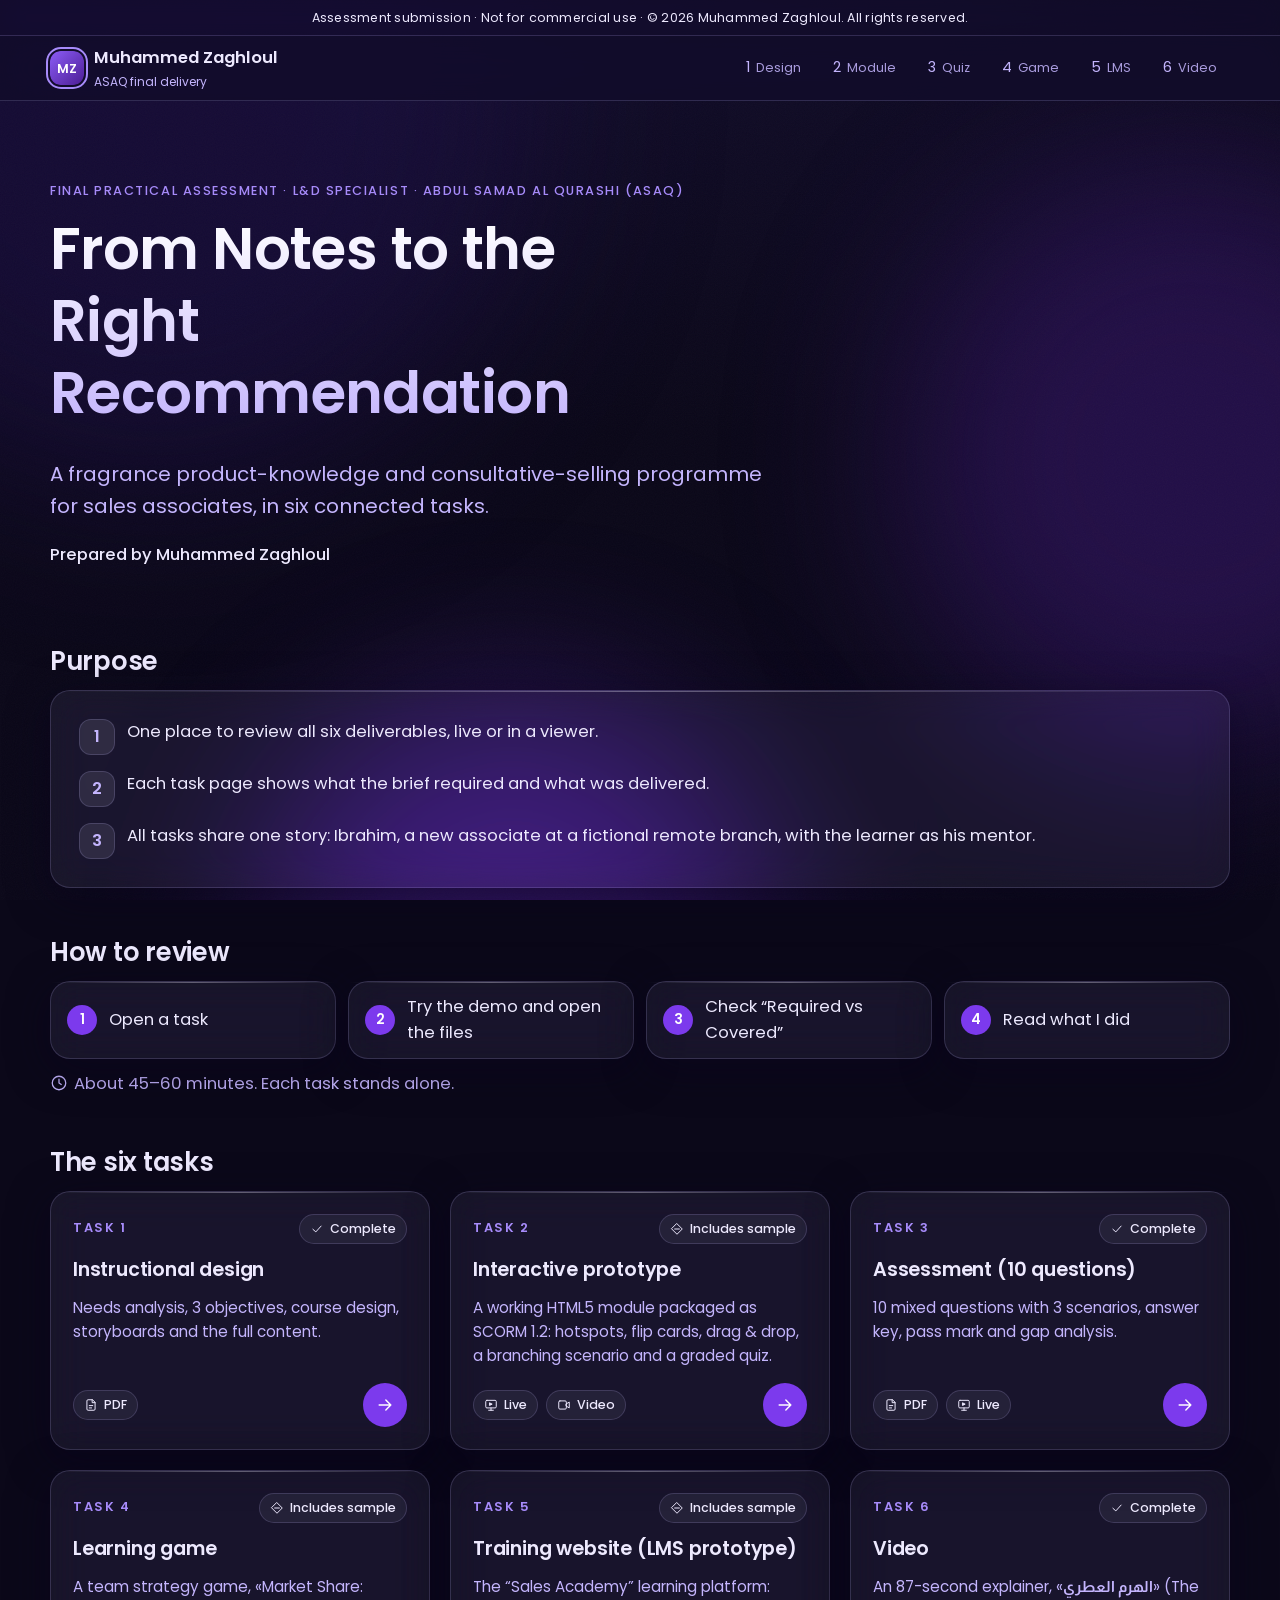
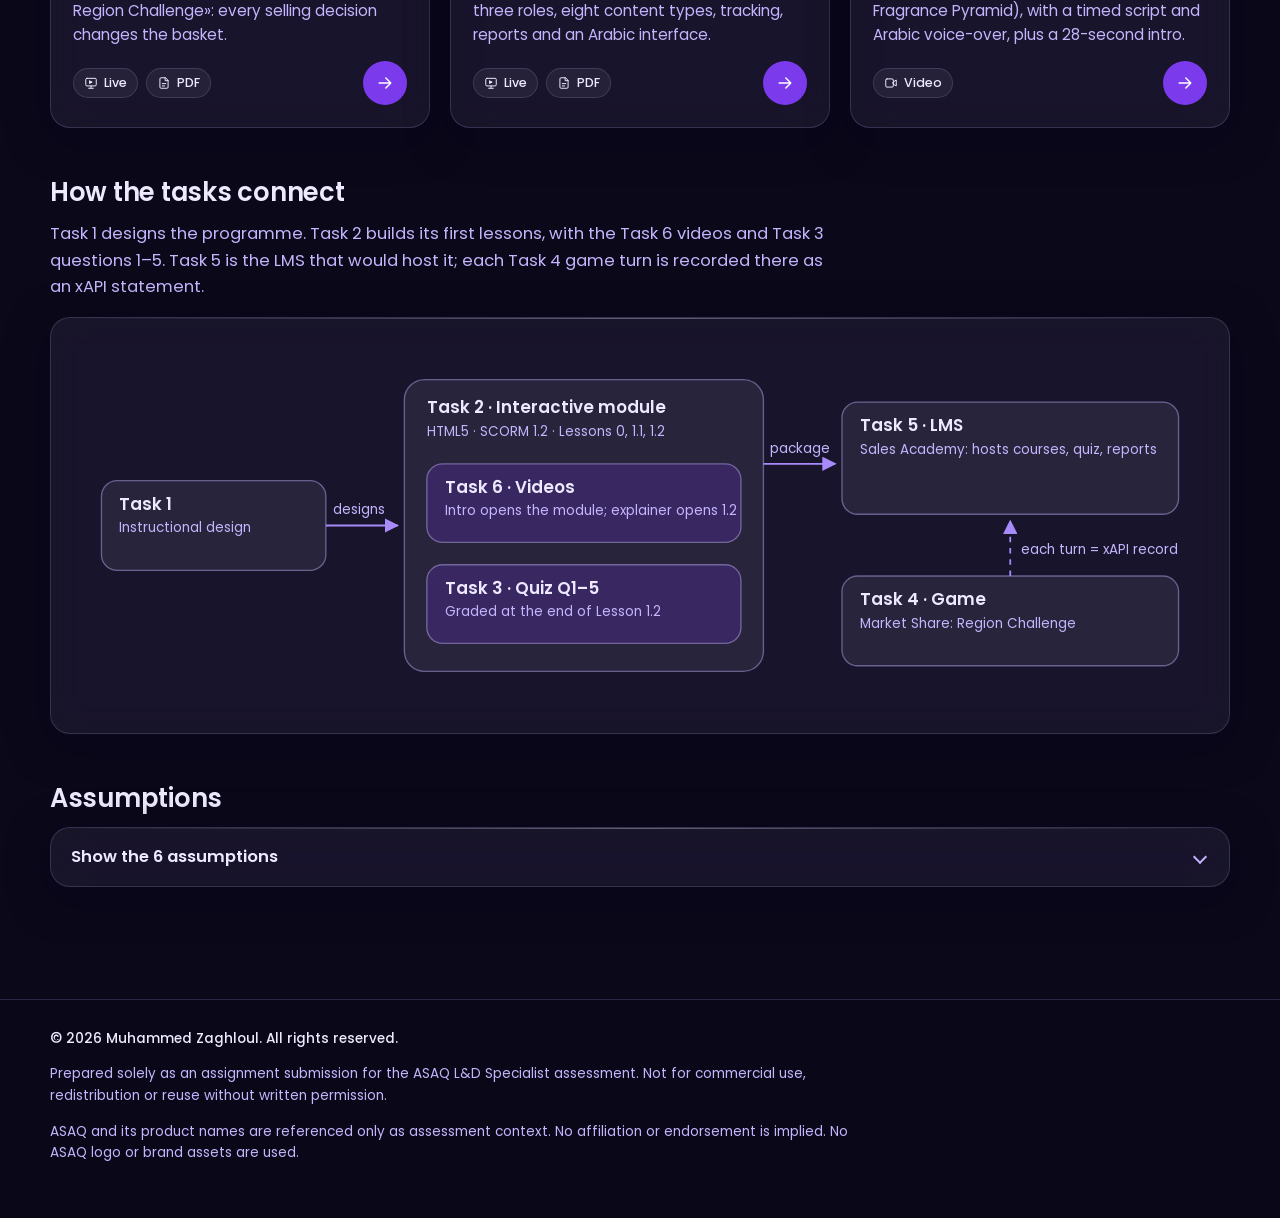
<file: index.html>
<!DOCTYPE html>
<html lang="en" class="no-js">
<head>
<meta charset="utf-8">
<script src="assets/js/shield.js"></script>
<meta name="viewport" content="width=device-width, initial-scale=1, viewport-fit=cover">
<title>From Notes to the Right Recommendation · Muhammed Zaghloul</title>
<meta name="author" content="Muhammed Zaghloul">
<meta name="robots" content="noindex, nofollow, noarchive">
<meta name="description" content="Assessment submission by Muhammed Zaghloul. Not for commercial use.">
<meta name="theme-color" content="#0B0819">
<meta name="color-scheme" content="dark">
<link rel="icon" href="assets/img/favicon.svg" type="image/svg+xml">
<!-- Font preloads only over http(s): opened as a local file, browsers refuse them and Safari then skips the font. -->
<script>if(location.protocol!=="file:")["400","600"].forEach(function(w){var l=document.createElement("link");l.rel="preload";l.as="font";l.type="font/woff2";l.crossOrigin="anonymous";l.href="assets/fonts/poppins-latin-"+w+"-normal.woff2";document.head.appendChild(l);});</script>
<link rel="stylesheet" href="assets/css/site.css">
</head>
<!-- Thin shell: the page is built by assets/js/render.js from content/site-data.js -->
<body data-page="landing">
<main id="main" tabindex="-1"></main>
<noscript><p style="padding:24px;color:#EDE9FE;font-family:sans-serif">This submission website needs JavaScript to show its pages. &copy; Muhammed Zaghloul</p></noscript>
<script src="content/files.js"></script>
<script src="content/site-data.js"></script>
<script src="assets/js/drive.js"></script>
<script src="assets/js/ui.js"></script>
<script src="assets/js/render.js"></script>
</body>
</html>
</file>
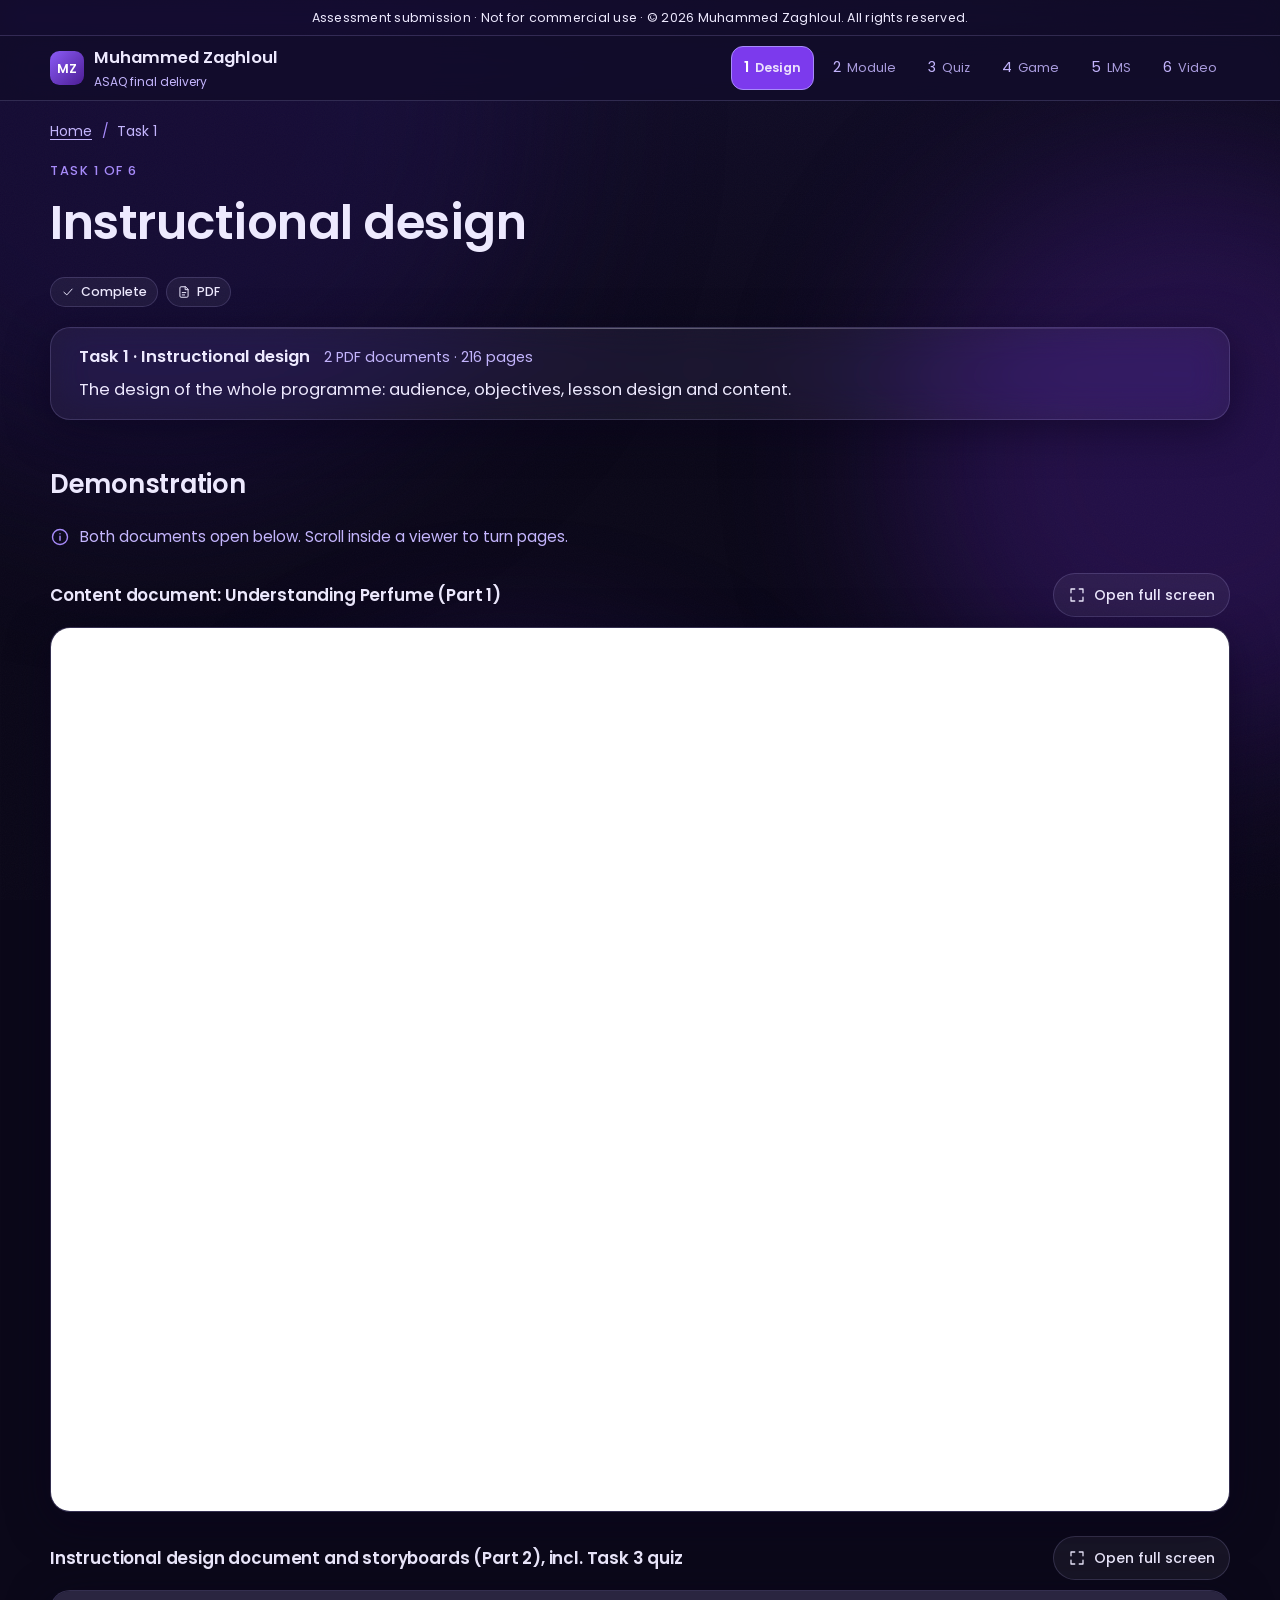
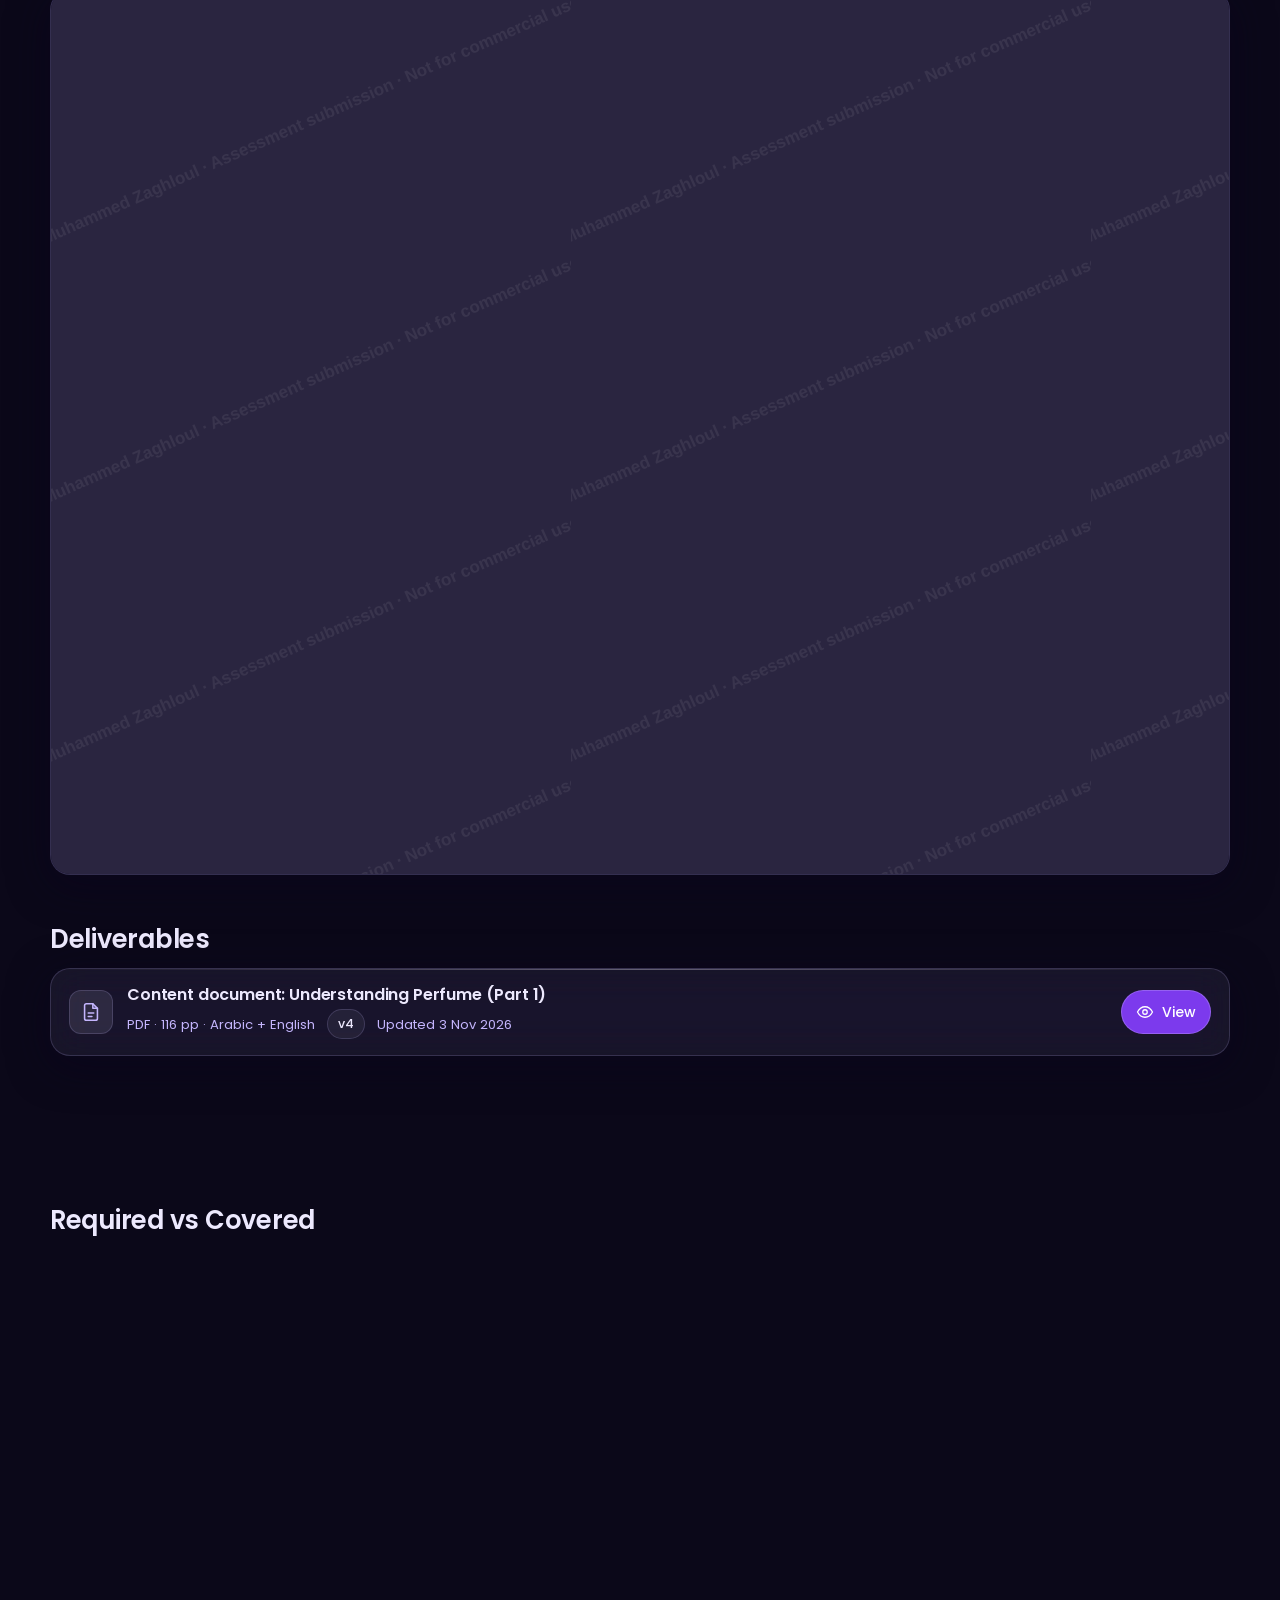
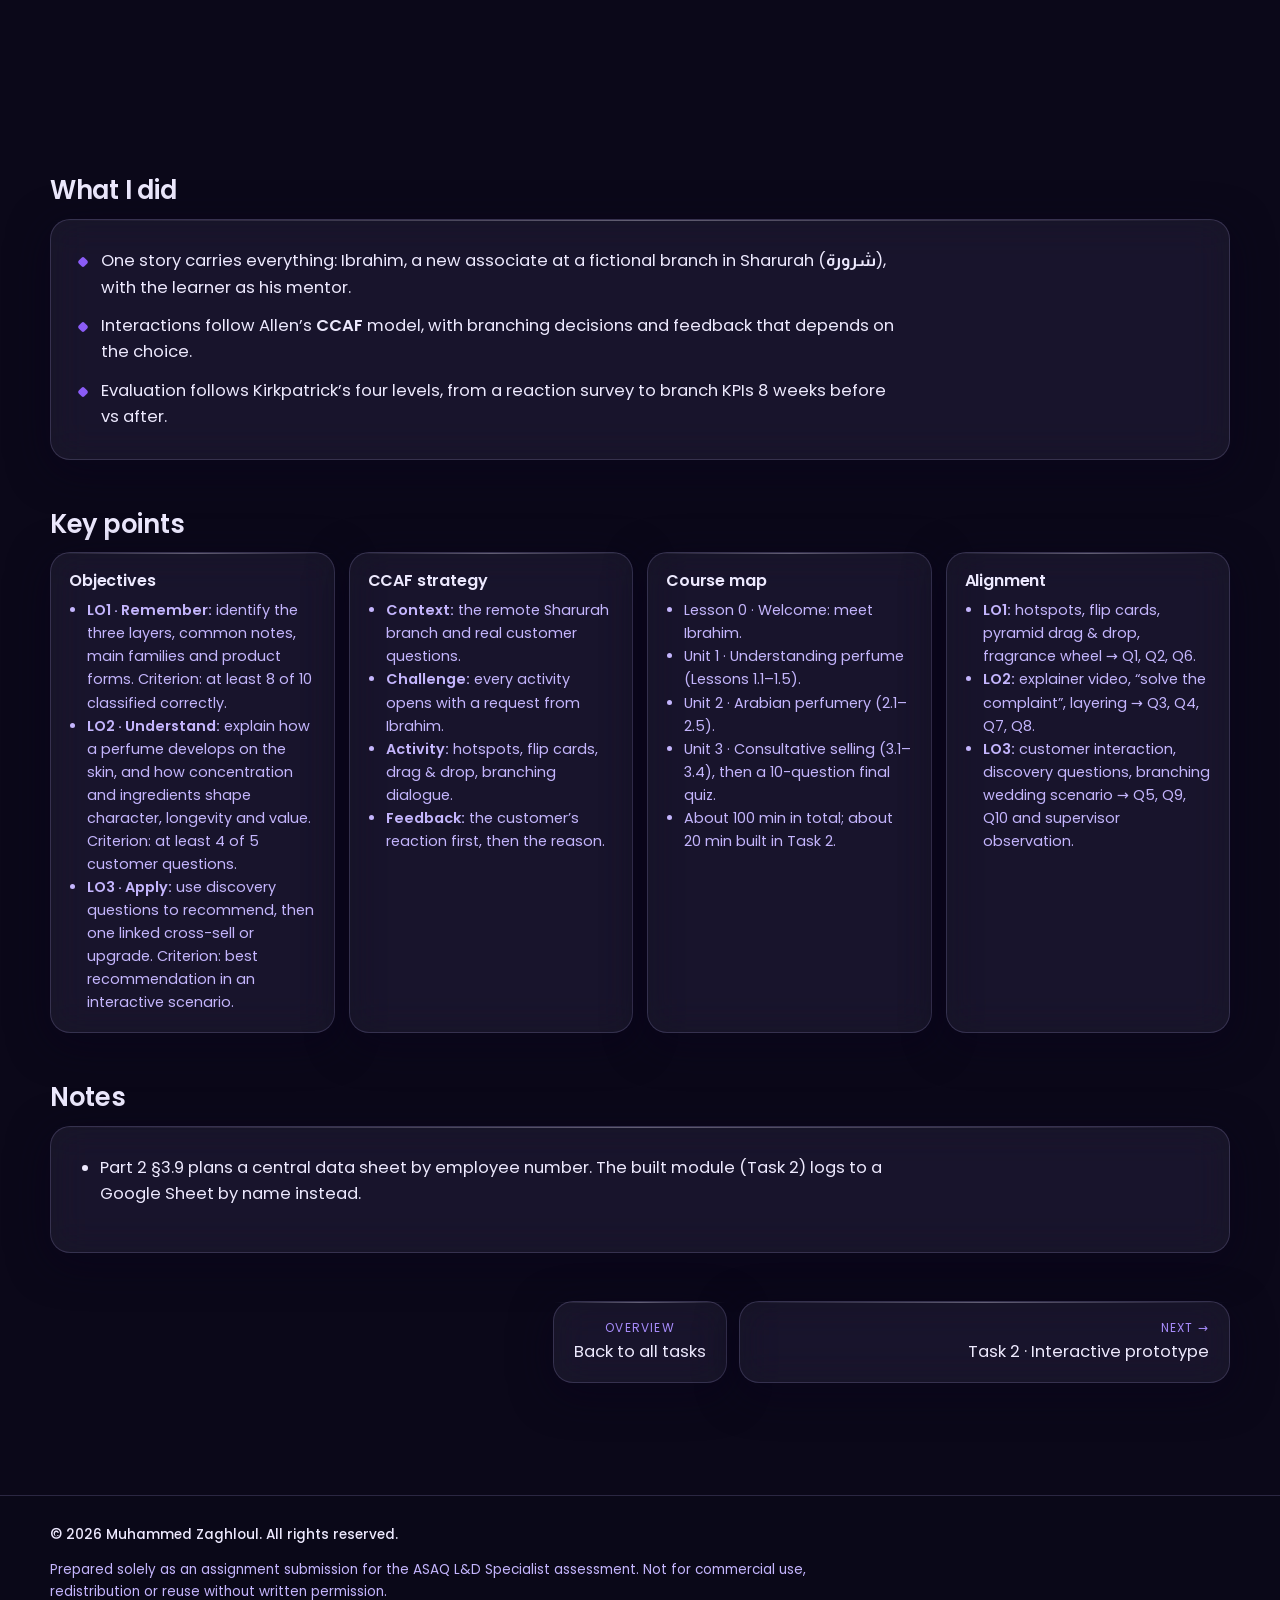
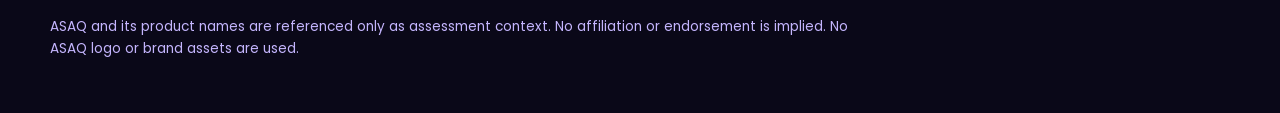
<file: task-1/index.html>
<!DOCTYPE html>
<html lang="en" class="no-js">
<head>
<meta charset="utf-8">
<script src="../assets/js/shield.js"></script>
<meta name="viewport" content="width=device-width, initial-scale=1, viewport-fit=cover">
<title>Task 1 · Instructional design · Muhammed Zaghloul</title>
<meta name="author" content="Muhammed Zaghloul">
<meta name="robots" content="noindex, nofollow, noarchive">
<meta name="description" content="Assessment submission by Muhammed Zaghloul. Not for commercial use.">
<meta name="theme-color" content="#0B0819">
<meta name="color-scheme" content="dark">
<link rel="icon" href="../assets/img/favicon.svg" type="image/svg+xml">
<!-- Font preloads only over http(s): opened as a local file, browsers refuse them and Safari then skips the font. -->
<script>if(location.protocol!=="file:")["400","600"].forEach(function(w){var l=document.createElement("link");l.rel="preload";l.as="font";l.type="font/woff2";l.crossOrigin="anonymous";l.href="../assets/fonts/poppins-latin-"+w+"-normal.woff2";document.head.appendChild(l);});</script>
<link rel="stylesheet" href="../assets/css/site.css">
</head>
<!-- Thin shell: the page is built by ../assets/js/render.js from ../content/site-data.js -->
<body data-page="task" data-task="1">
<main id="main" tabindex="-1"></main>
<noscript><p style="padding:24px;color:#EDE9FE;font-family:sans-serif">This submission website needs JavaScript to show its pages. &copy; Muhammed Zaghloul</p></noscript>
<script src="../content/files.js"></script>
<script src="../content/site-data.js"></script>
<script src="../assets/js/drive.js"></script>
<script src="../assets/js/ui.js"></script>
<script src="../assets/js/render.js"></script>
</body>
</html>
</file>
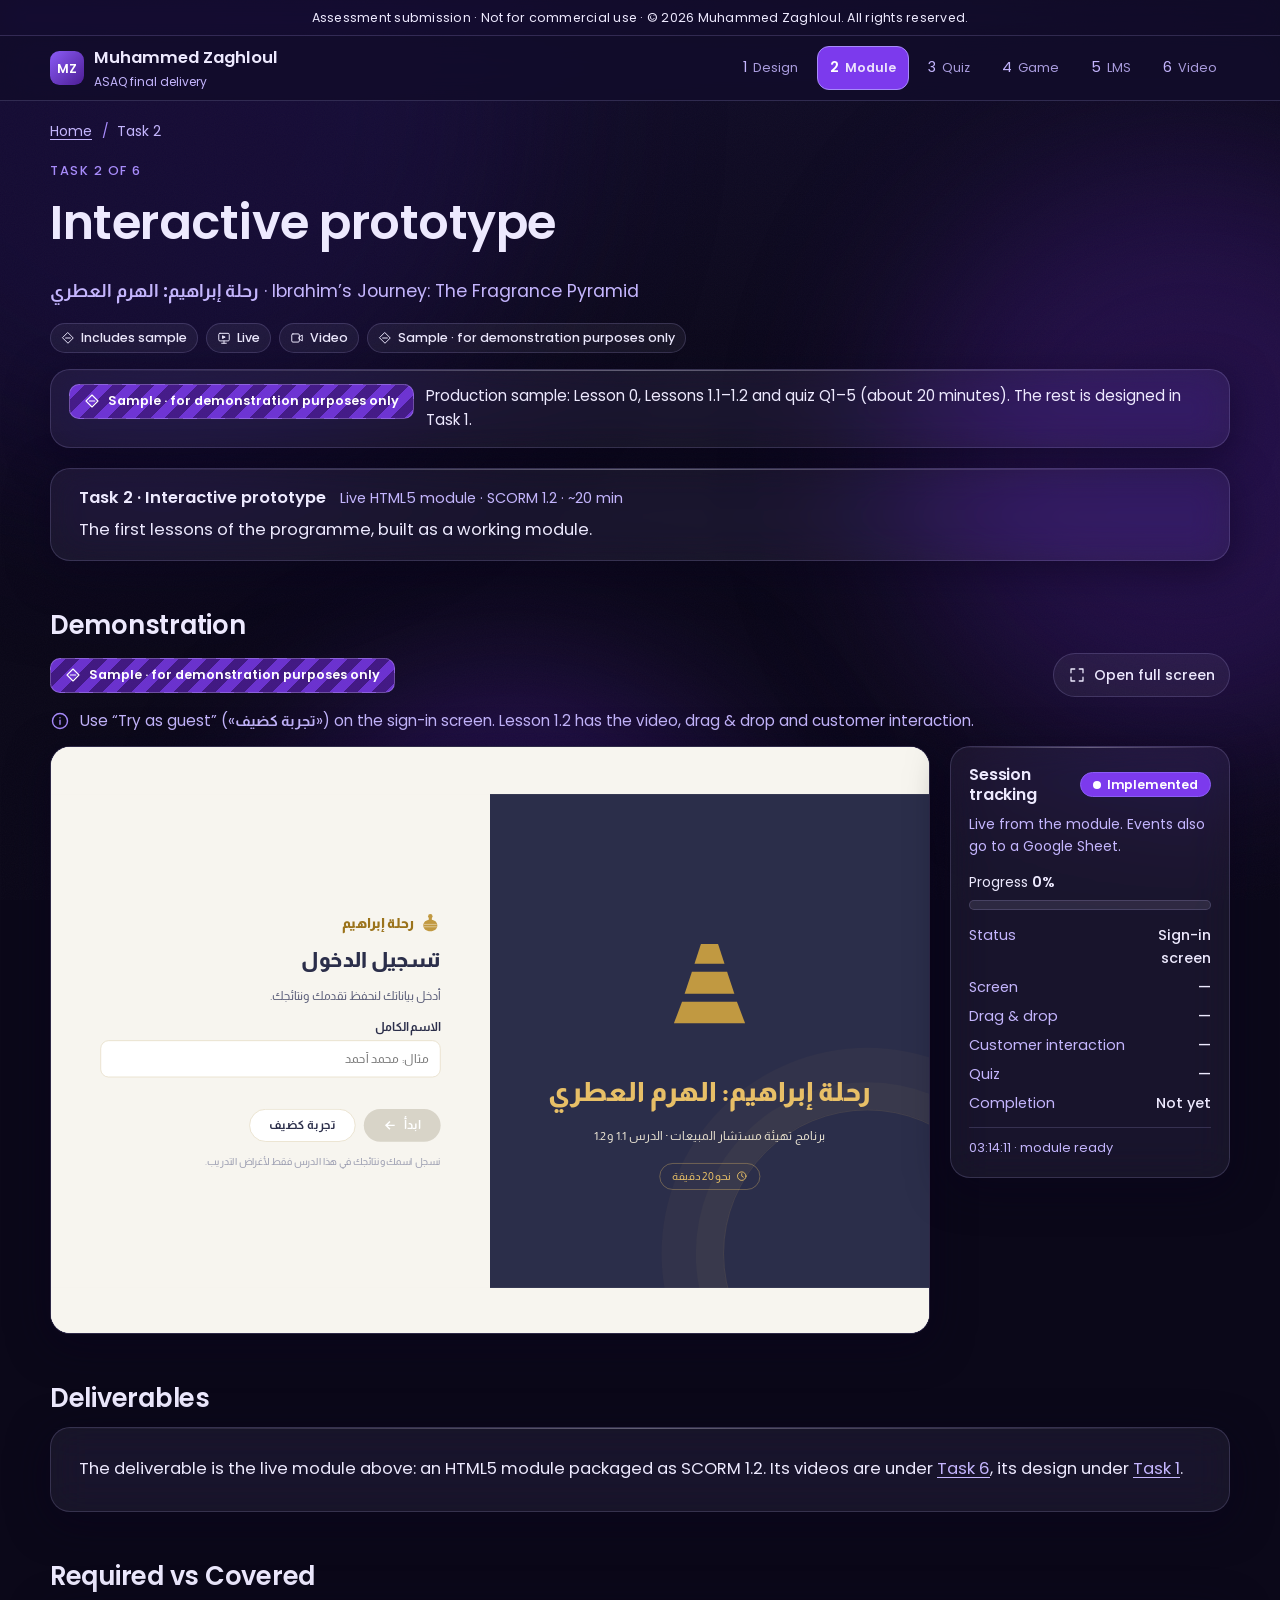
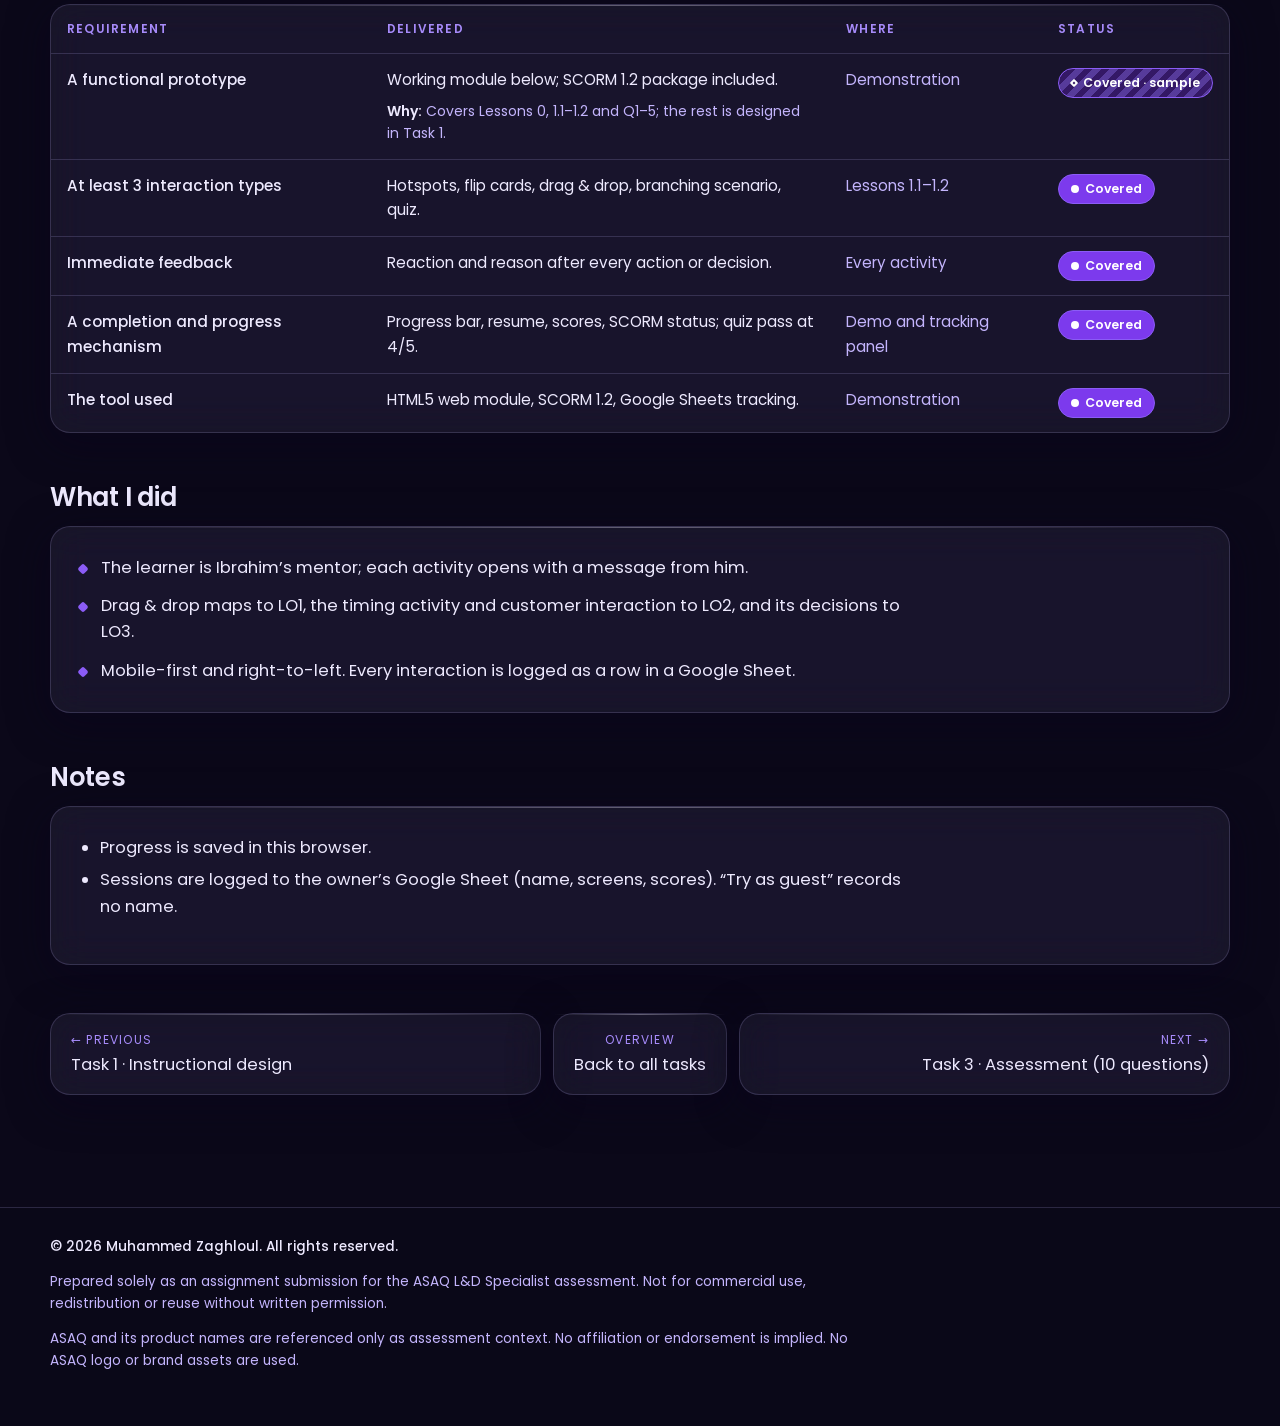
<file: task-2/index.html>
<!DOCTYPE html>
<html lang="en" class="no-js">
<head>
<meta charset="utf-8">
<script src="../assets/js/shield.js"></script>
<meta name="viewport" content="width=device-width, initial-scale=1, viewport-fit=cover">
<title>Task 2 · Interactive prototype · Muhammed Zaghloul</title>
<meta name="author" content="Muhammed Zaghloul">
<meta name="robots" content="noindex, nofollow, noarchive">
<meta name="description" content="Assessment submission by Muhammed Zaghloul. Not for commercial use.">
<meta name="theme-color" content="#0B0819">
<meta name="color-scheme" content="dark">
<link rel="icon" href="../assets/img/favicon.svg" type="image/svg+xml">
<!-- Font preloads only over http(s): opened as a local file, browsers refuse them and Safari then skips the font. -->
<script>if(location.protocol!=="file:")["400","600"].forEach(function(w){var l=document.createElement("link");l.rel="preload";l.as="font";l.type="font/woff2";l.crossOrigin="anonymous";l.href="../assets/fonts/poppins-latin-"+w+"-normal.woff2";document.head.appendChild(l);});</script>
<link rel="stylesheet" href="../assets/css/site.css">
</head>
<!-- Thin shell: the page is built by ../assets/js/render.js from ../content/site-data.js -->
<body data-page="task" data-task="2">
<main id="main" tabindex="-1"></main>
<noscript><p style="padding:24px;color:#EDE9FE;font-family:sans-serif">This submission website needs JavaScript to show its pages. &copy; Muhammed Zaghloul</p></noscript>
<script src="../content/files.js"></script>
<script src="../content/site-data.js"></script>
<script src="../assets/js/drive.js"></script>
<script src="../assets/js/ui.js"></script>
<script src="../assets/js/render.js"></script>
</body>
</html>
</file>
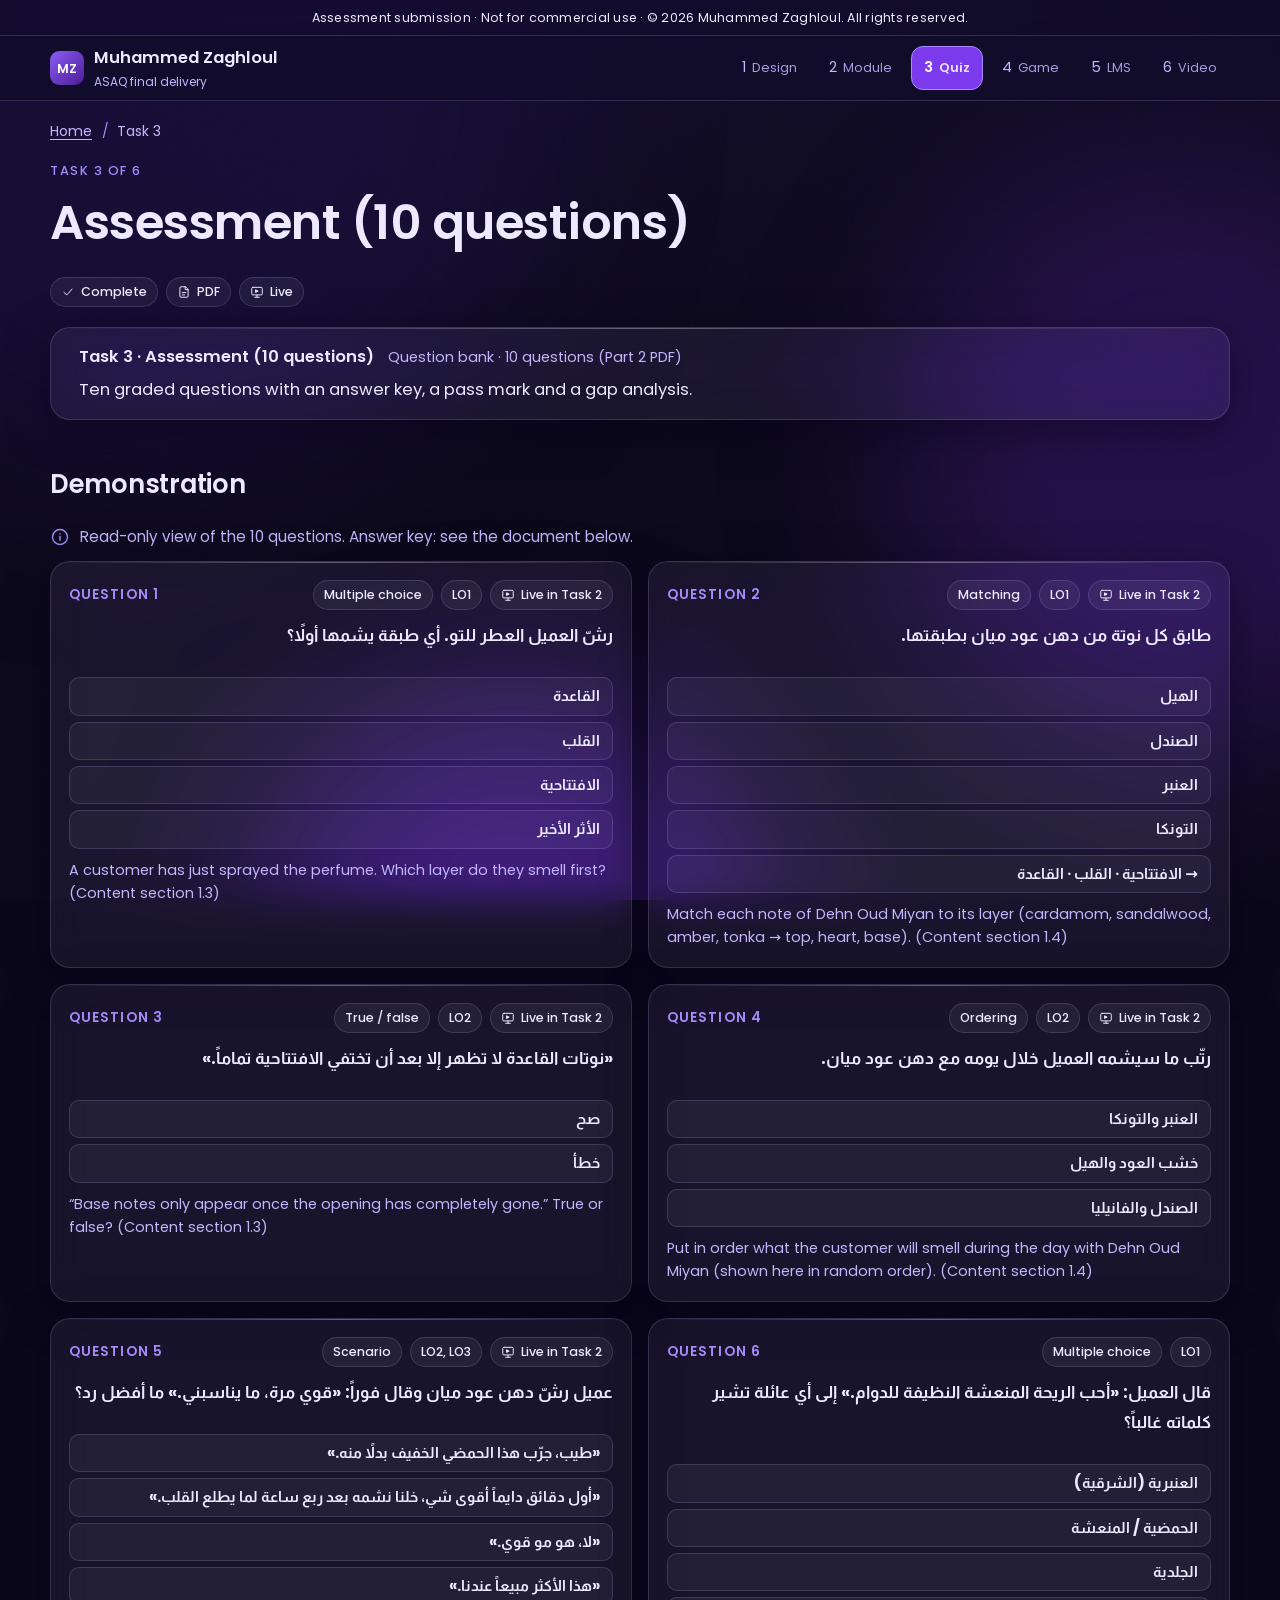
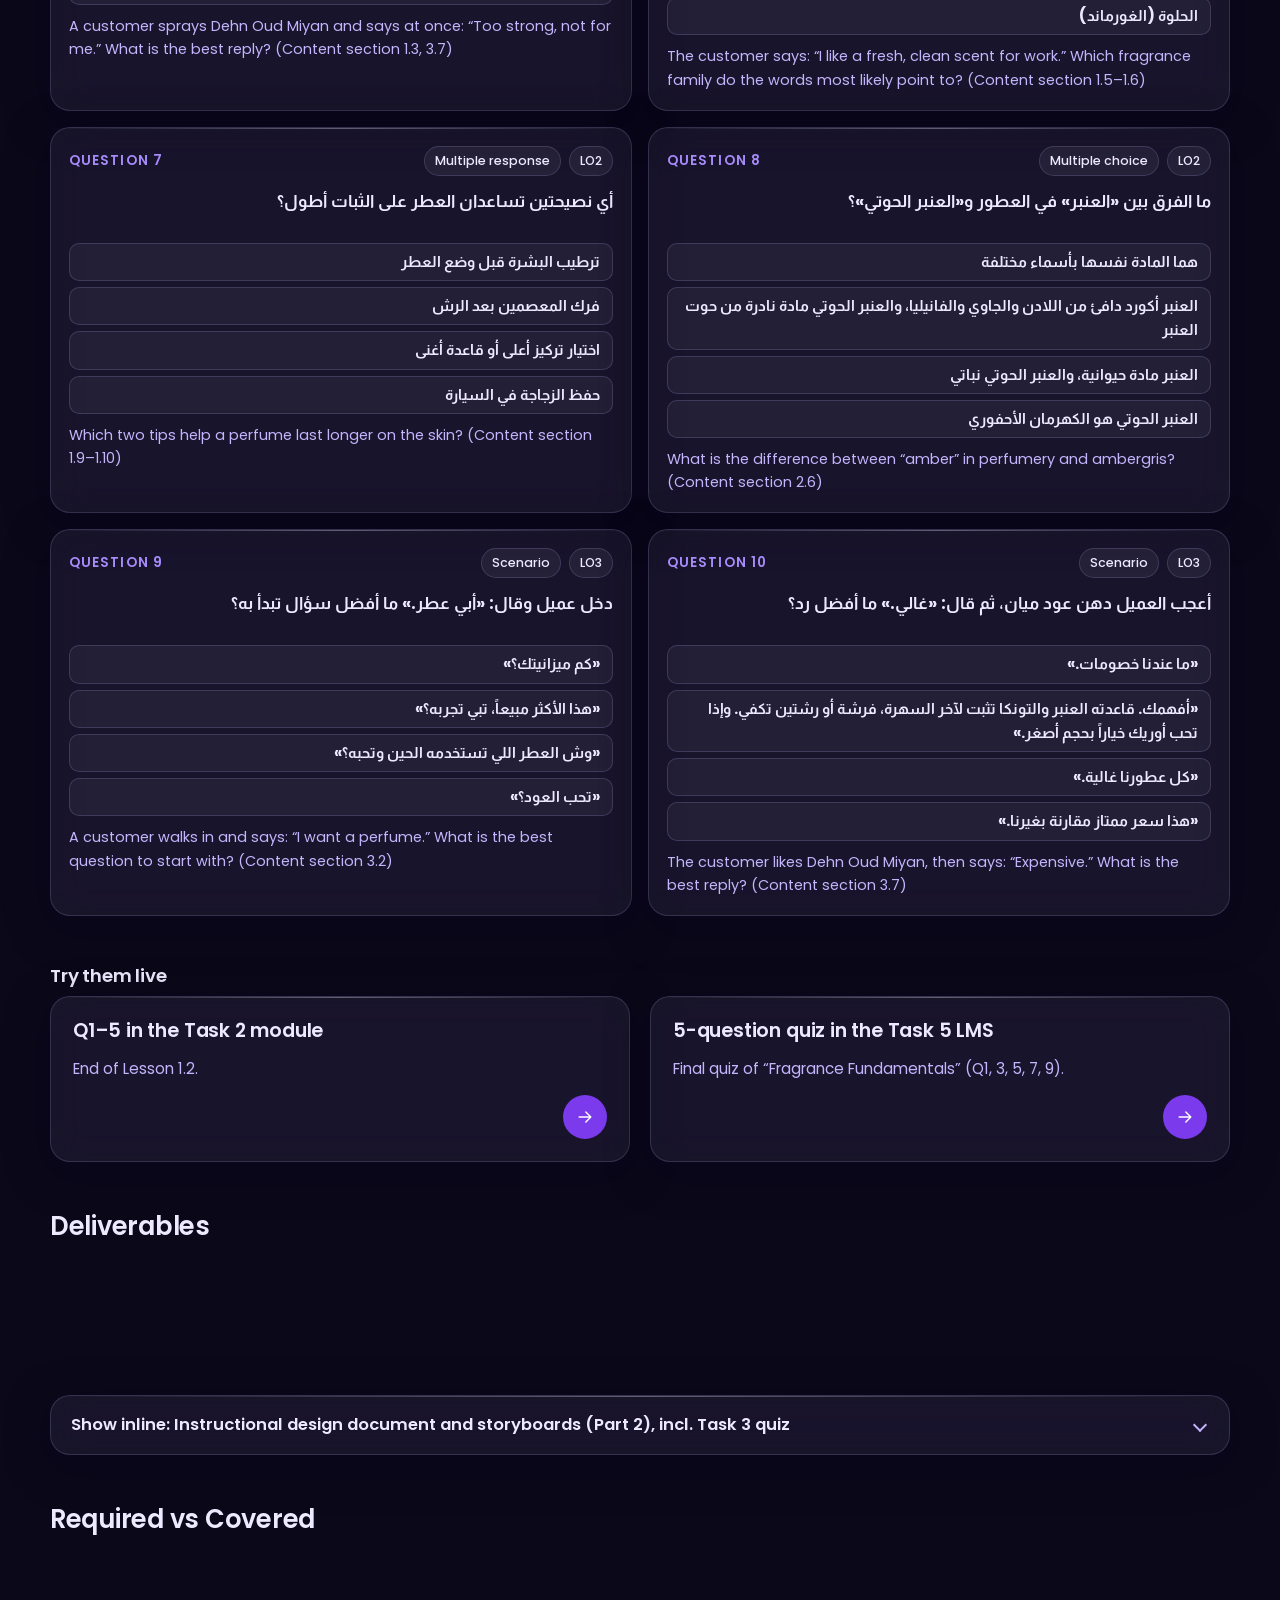
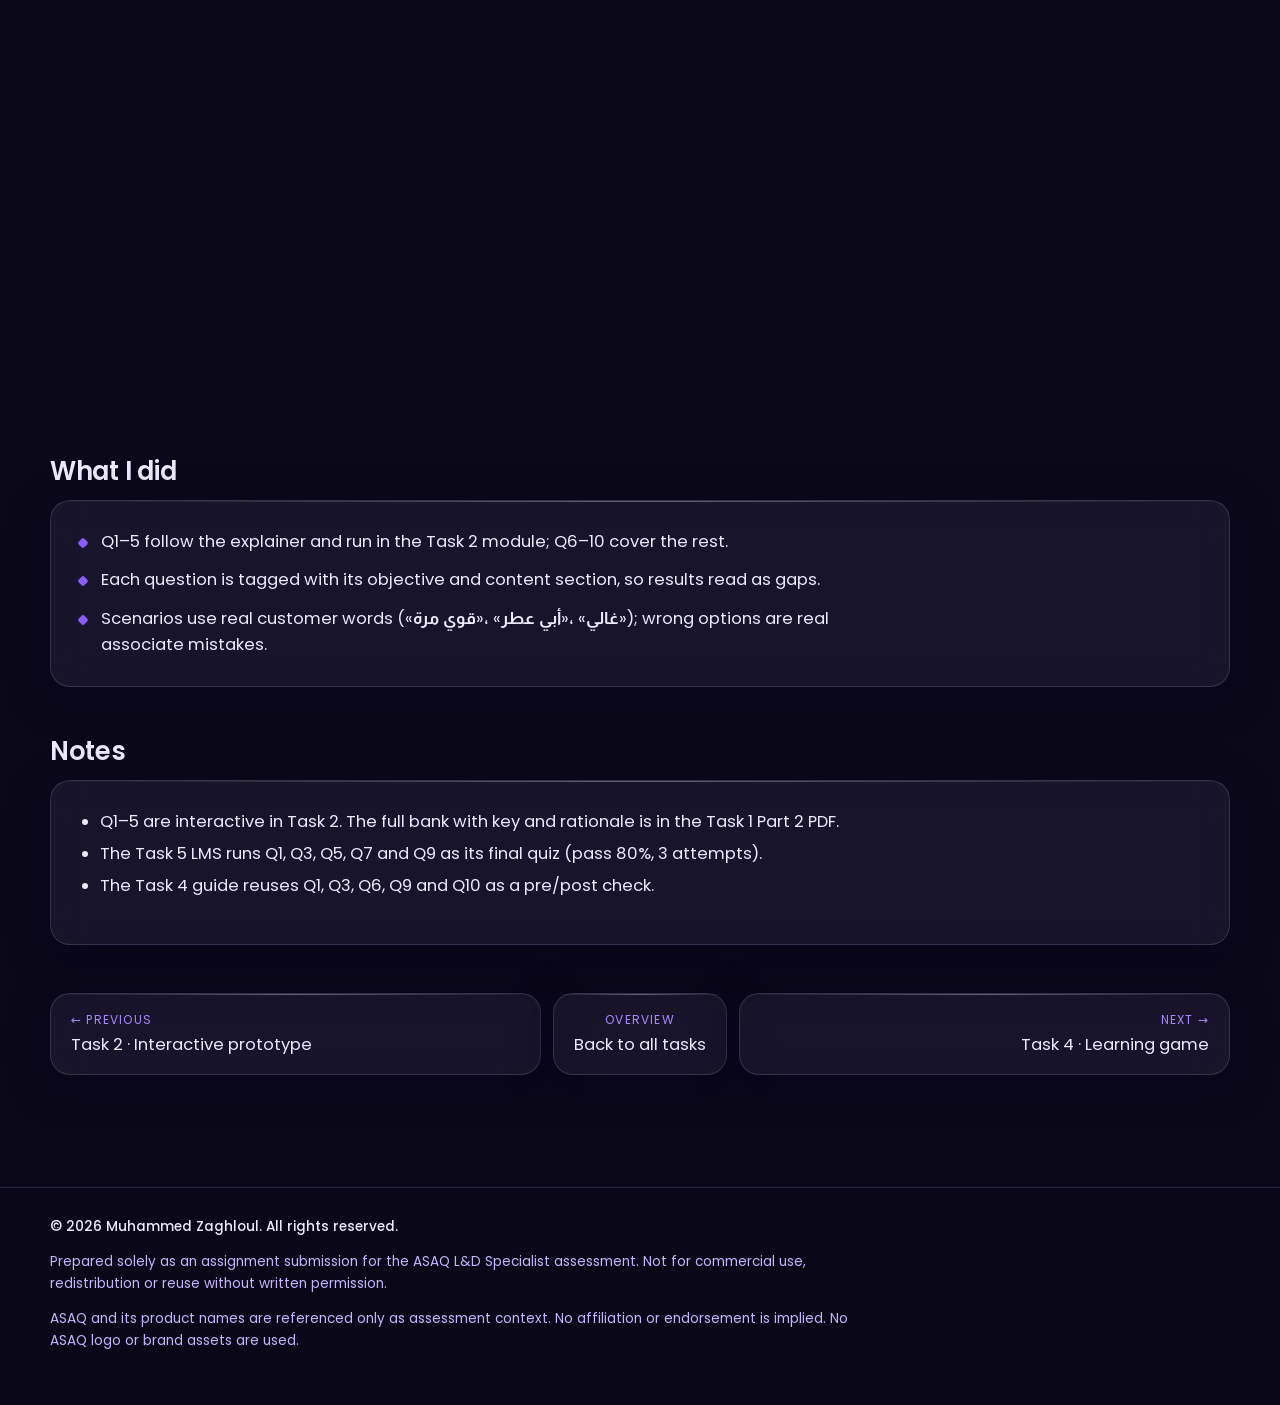
<file: task-3/index.html>
<!DOCTYPE html>
<html lang="en" class="no-js">
<head>
<meta charset="utf-8">
<script src="../assets/js/shield.js"></script>
<meta name="viewport" content="width=device-width, initial-scale=1, viewport-fit=cover">
<title>Task 3 · Assessment (10 questions) · Muhammed Zaghloul</title>
<meta name="author" content="Muhammed Zaghloul">
<meta name="robots" content="noindex, nofollow, noarchive">
<meta name="description" content="Assessment submission by Muhammed Zaghloul. Not for commercial use.">
<meta name="theme-color" content="#0B0819">
<meta name="color-scheme" content="dark">
<link rel="icon" href="../assets/img/favicon.svg" type="image/svg+xml">
<!-- Font preloads only over http(s): opened as a local file, browsers refuse them and Safari then skips the font. -->
<script>if(location.protocol!=="file:")["400","600"].forEach(function(w){var l=document.createElement("link");l.rel="preload";l.as="font";l.type="font/woff2";l.crossOrigin="anonymous";l.href="../assets/fonts/poppins-latin-"+w+"-normal.woff2";document.head.appendChild(l);});</script>
<link rel="stylesheet" href="../assets/css/site.css">
</head>
<!-- Thin shell: the page is built by ../assets/js/render.js from ../content/site-data.js -->
<body data-page="task" data-task="3">
<main id="main" tabindex="-1"></main>
<noscript><p style="padding:24px;color:#EDE9FE;font-family:sans-serif">This submission website needs JavaScript to show its pages. &copy; Muhammed Zaghloul</p></noscript>
<script src="../content/files.js"></script>
<script src="../content/site-data.js"></script>
<script src="../assets/js/drive.js"></script>
<script src="../assets/js/ui.js"></script>
<script src="../assets/js/render.js"></script>
</body>
</html>
</file>
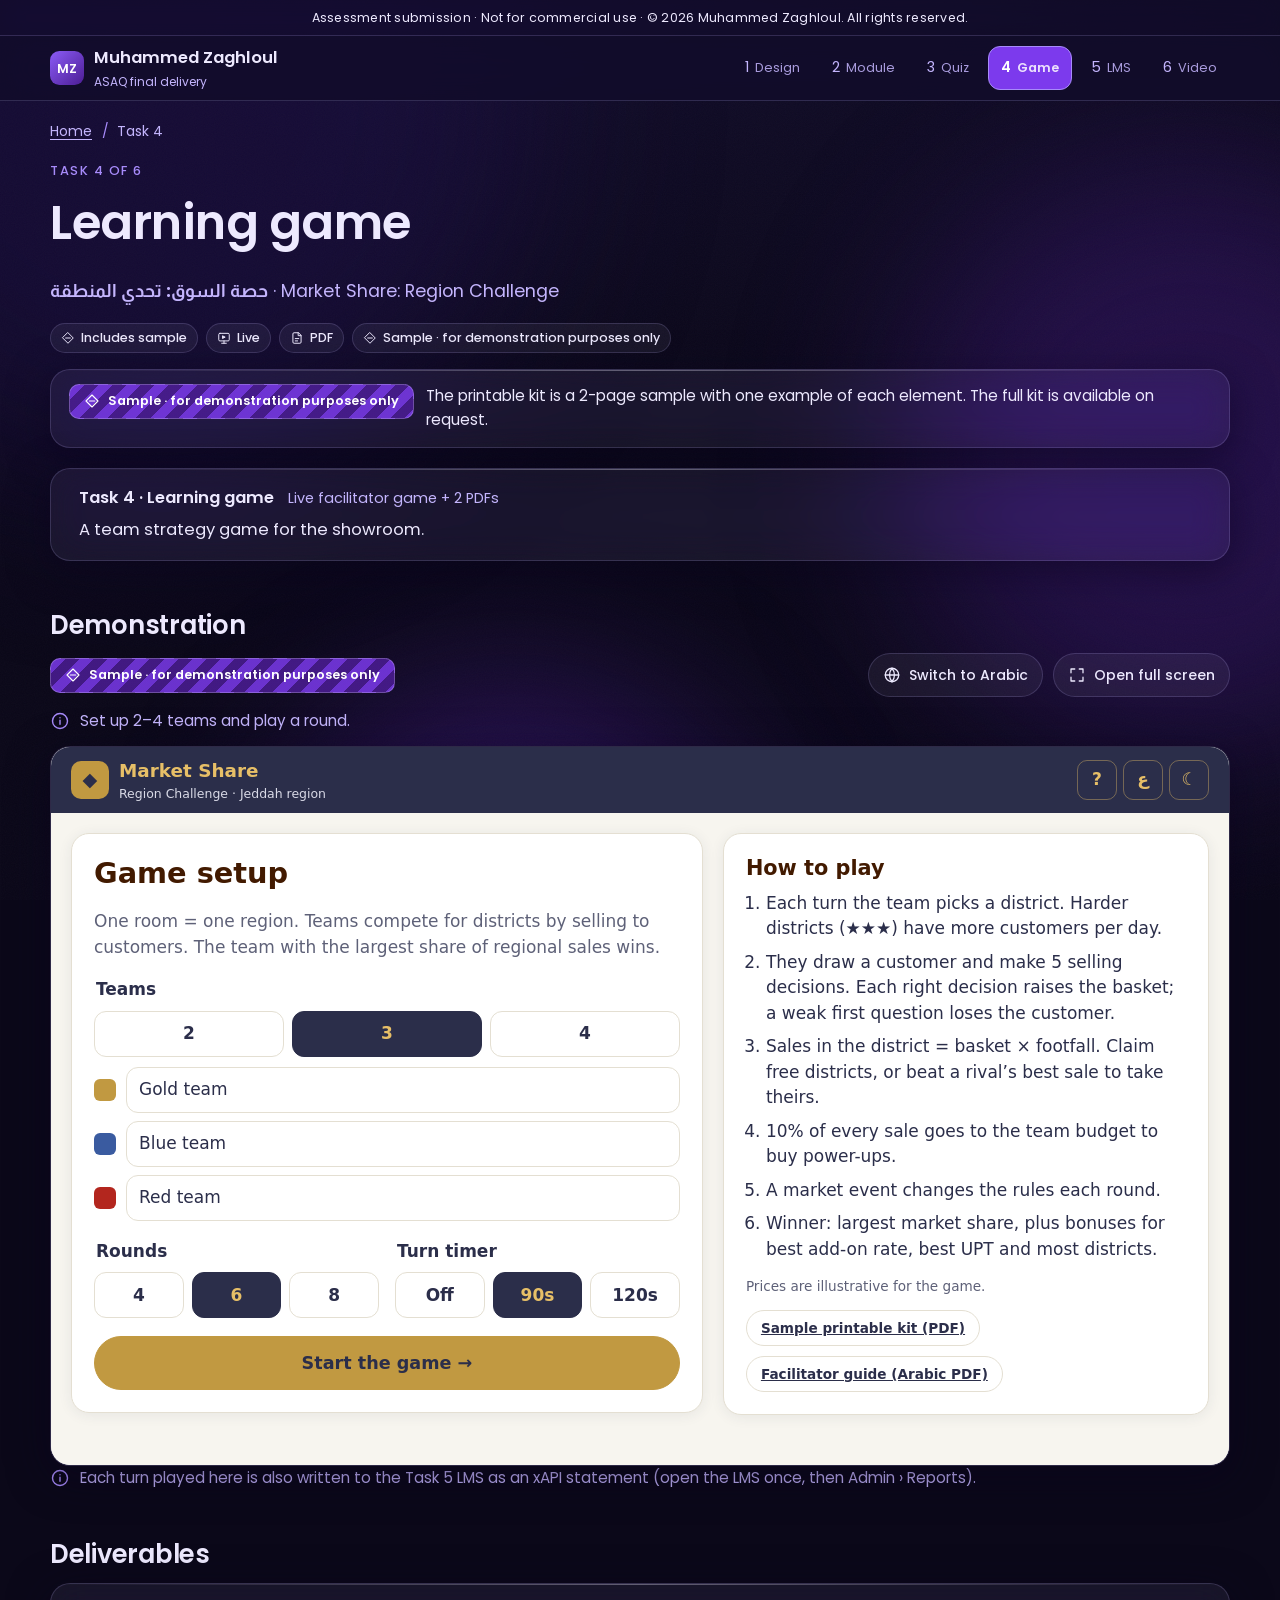
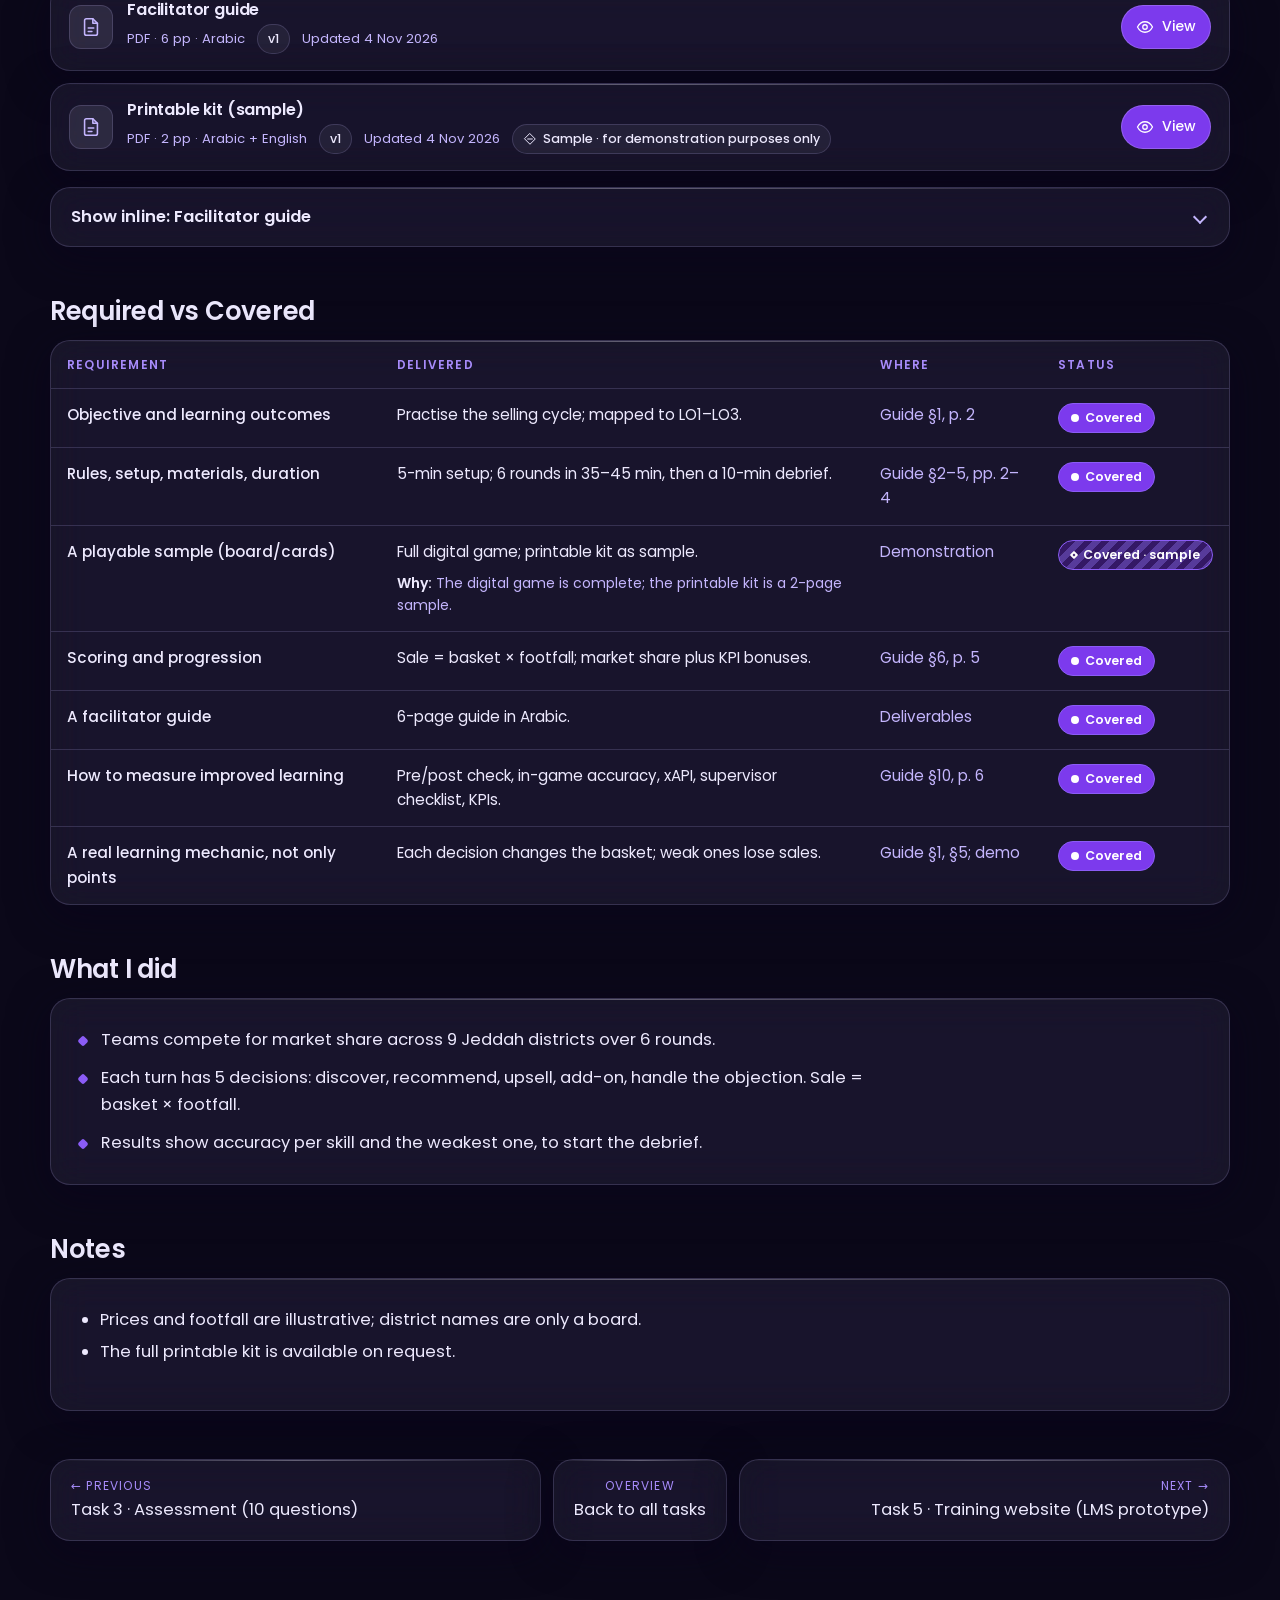
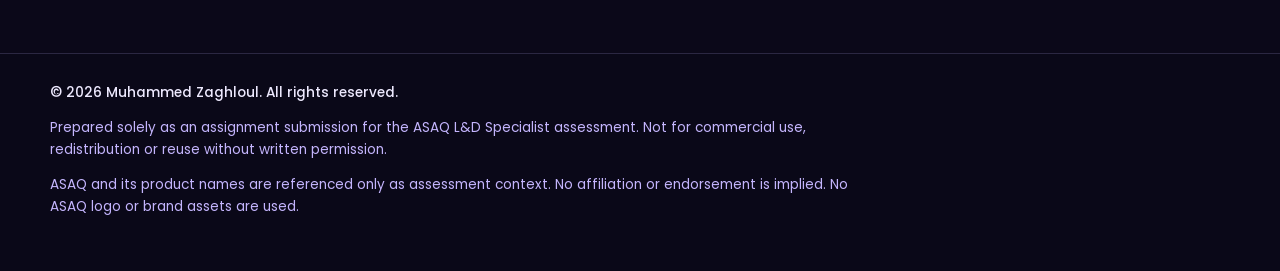
<file: task-4/index.html>
<!DOCTYPE html>
<html lang="en" class="no-js">
<head>
<meta charset="utf-8">
<script src="../assets/js/shield.js"></script>
<meta name="viewport" content="width=device-width, initial-scale=1, viewport-fit=cover">
<title>Task 4 · Learning game · Muhammed Zaghloul</title>
<meta name="author" content="Muhammed Zaghloul">
<meta name="robots" content="noindex, nofollow, noarchive">
<meta name="description" content="Assessment submission by Muhammed Zaghloul. Not for commercial use.">
<meta name="theme-color" content="#0B0819">
<meta name="color-scheme" content="dark">
<link rel="icon" href="../assets/img/favicon.svg" type="image/svg+xml">
<!-- Font preloads only over http(s): opened as a local file, browsers refuse them and Safari then skips the font. -->
<script>if(location.protocol!=="file:")["400","600"].forEach(function(w){var l=document.createElement("link");l.rel="preload";l.as="font";l.type="font/woff2";l.crossOrigin="anonymous";l.href="../assets/fonts/poppins-latin-"+w+"-normal.woff2";document.head.appendChild(l);});</script>
<link rel="stylesheet" href="../assets/css/site.css">
</head>
<!-- Thin shell: the page is built by ../assets/js/render.js from ../content/site-data.js -->
<body data-page="task" data-task="4">
<main id="main" tabindex="-1"></main>
<noscript><p style="padding:24px;color:#EDE9FE;font-family:sans-serif">This submission website needs JavaScript to show its pages. &copy; Muhammed Zaghloul</p></noscript>
<script src="../content/files.js"></script>
<script src="../content/site-data.js"></script>
<script src="../assets/js/drive.js"></script>
<script src="../assets/js/ui.js"></script>
<script src="../assets/js/render.js"></script>
</body>
</html>
</file>
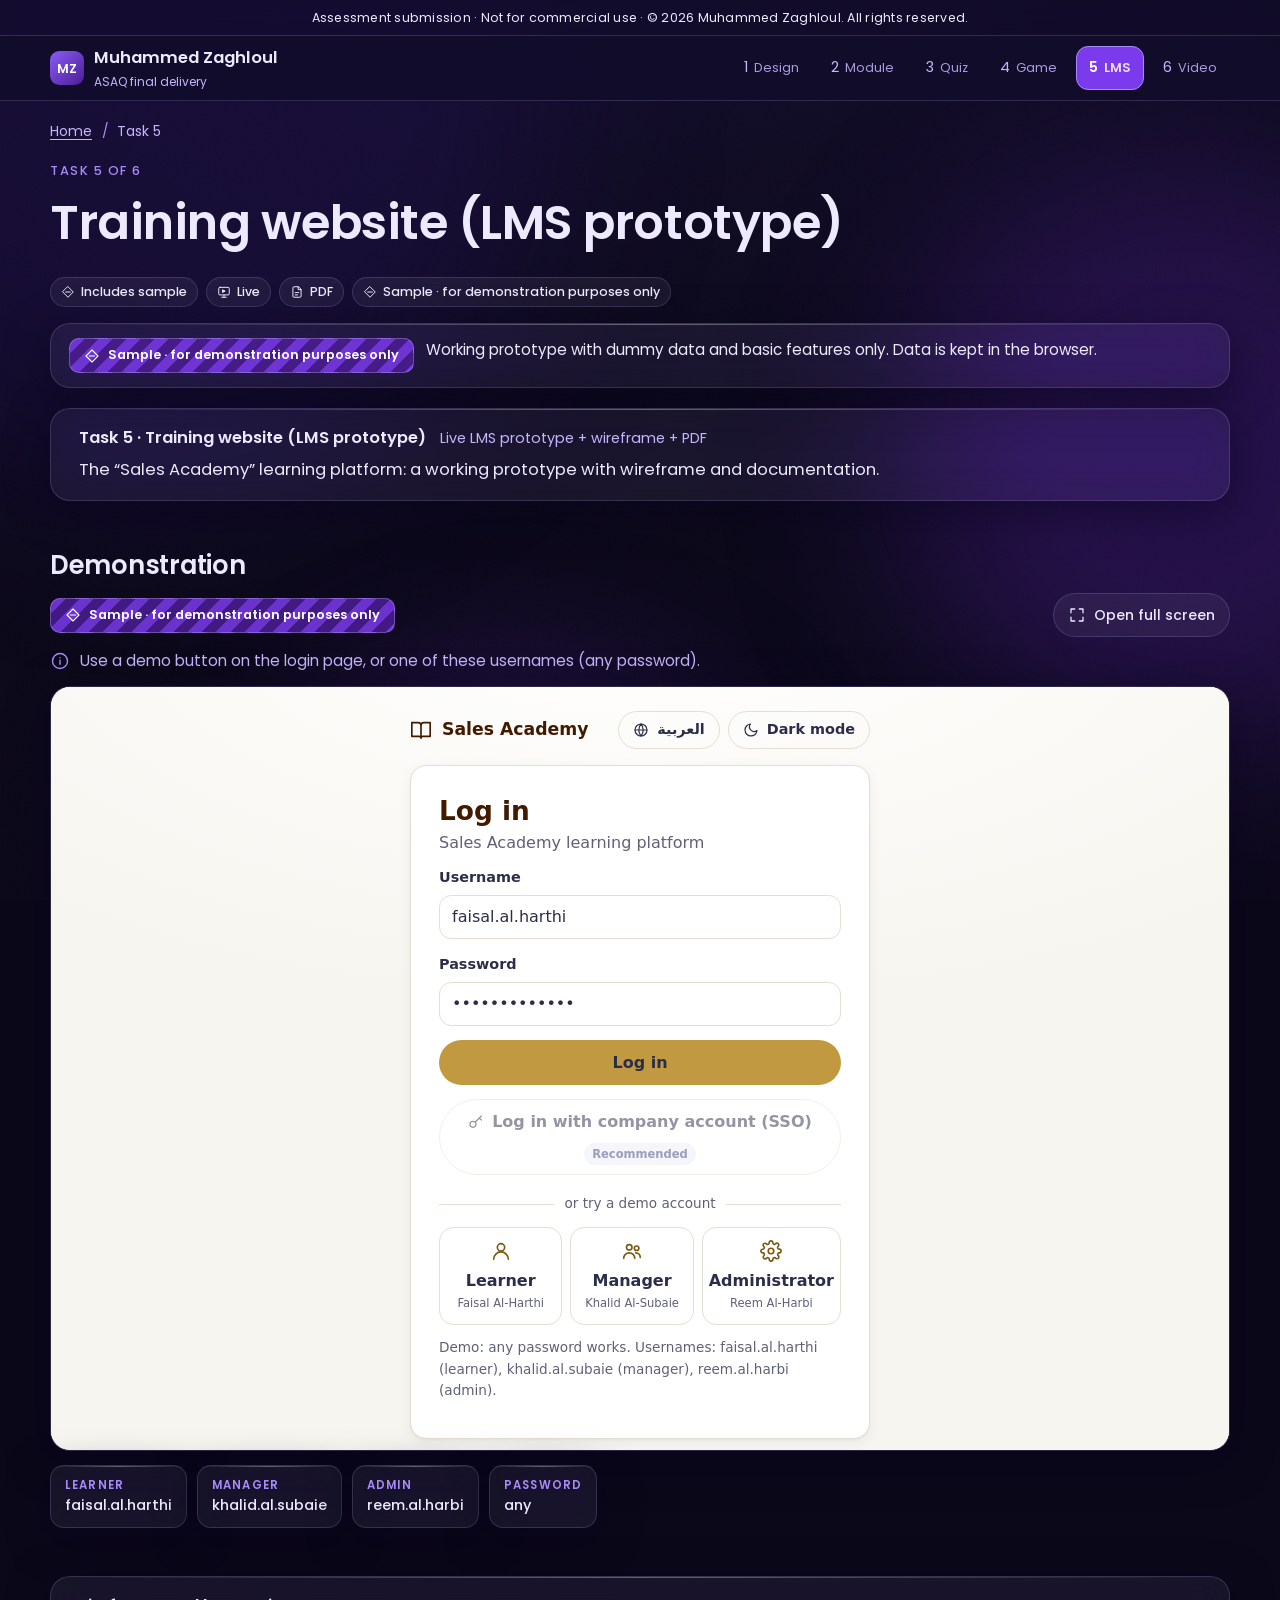
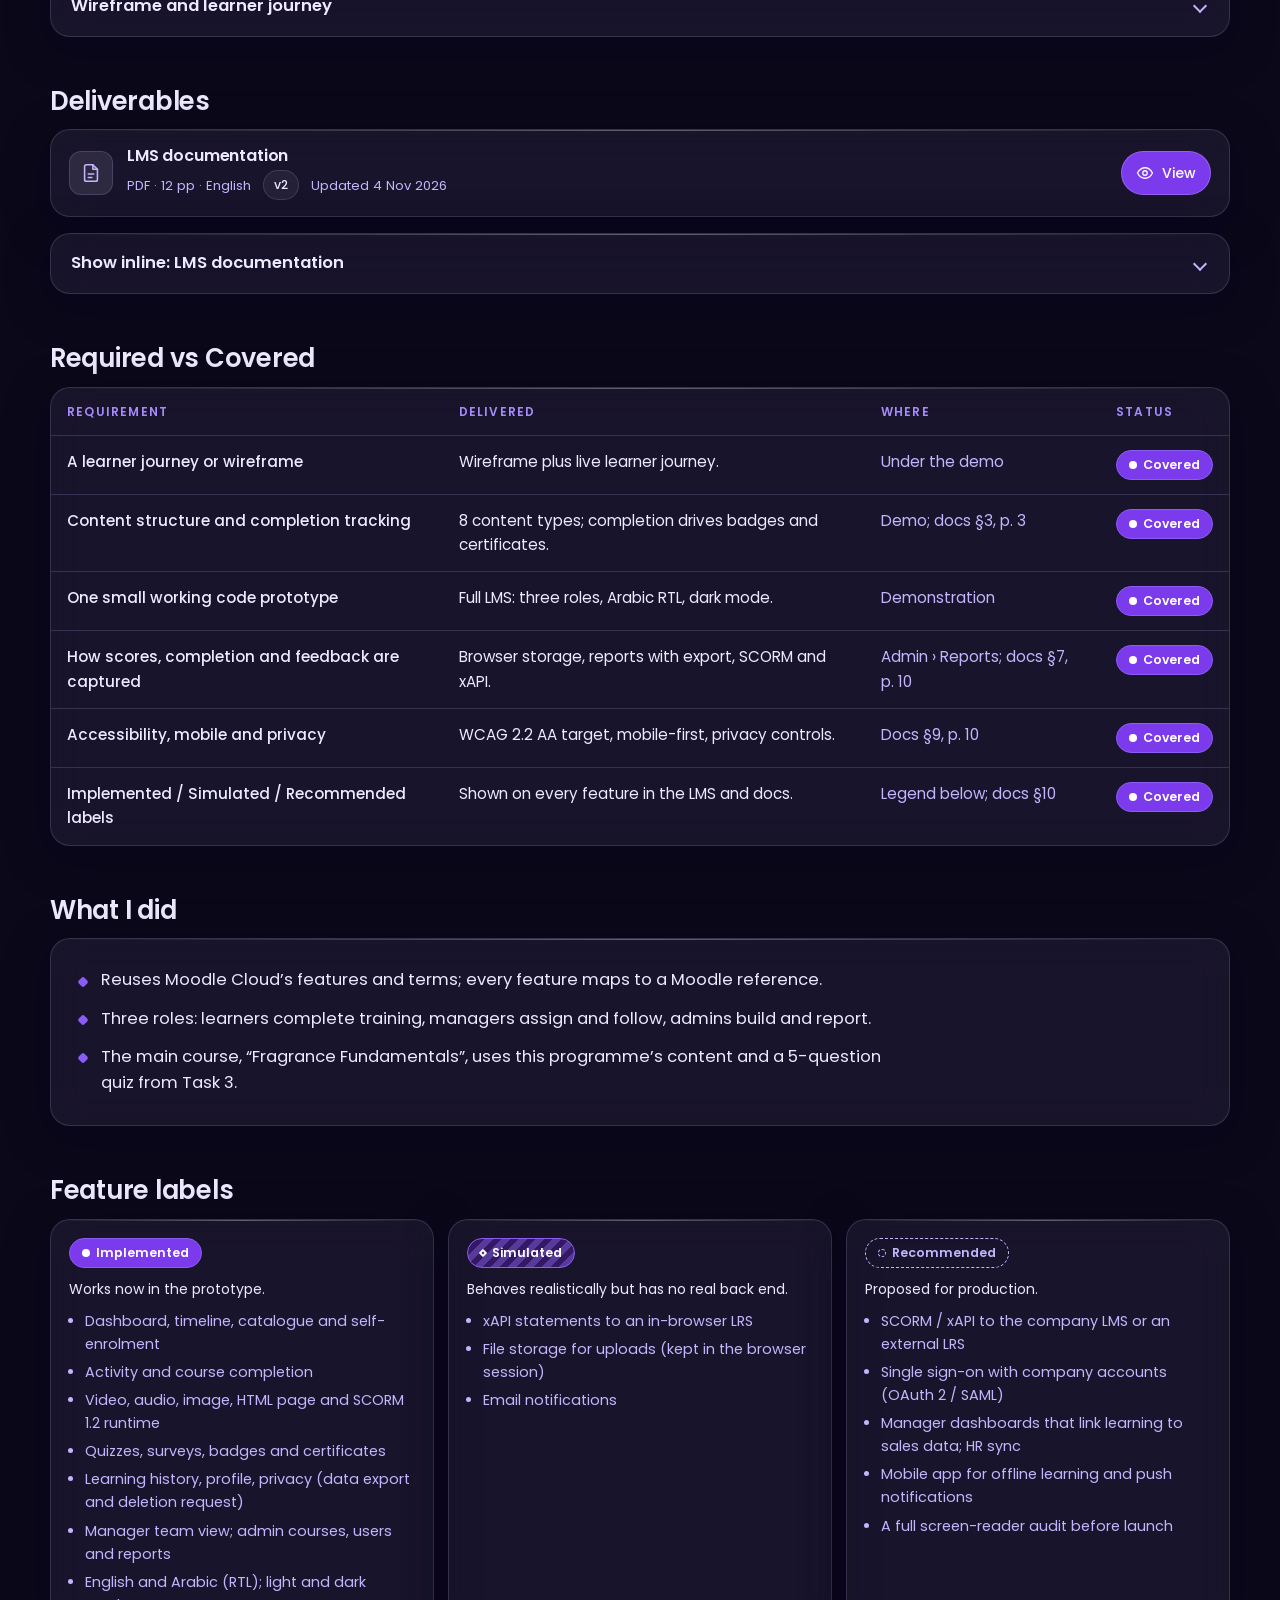
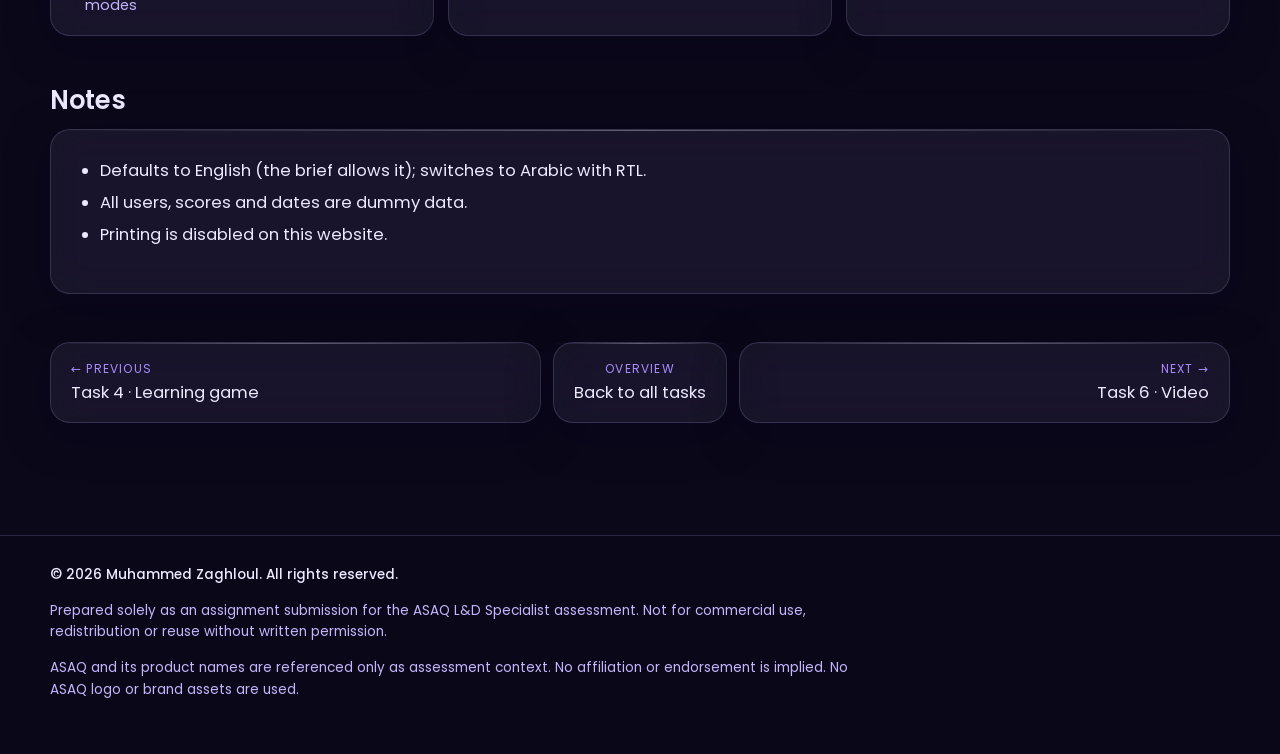
<file: task-5/index.html>
<!DOCTYPE html>
<html lang="en" class="no-js">
<head>
<meta charset="utf-8">
<script src="../assets/js/shield.js"></script>
<meta name="viewport" content="width=device-width, initial-scale=1, viewport-fit=cover">
<title>Task 5 · Training website (LMS prototype) · Muhammed Zaghloul</title>
<meta name="author" content="Muhammed Zaghloul">
<meta name="robots" content="noindex, nofollow, noarchive">
<meta name="description" content="Assessment submission by Muhammed Zaghloul. Not for commercial use.">
<meta name="theme-color" content="#0B0819">
<meta name="color-scheme" content="dark">
<link rel="icon" href="../assets/img/favicon.svg" type="image/svg+xml">
<!-- Font preloads only over http(s): opened as a local file, browsers refuse them and Safari then skips the font. -->
<script>if(location.protocol!=="file:")["400","600"].forEach(function(w){var l=document.createElement("link");l.rel="preload";l.as="font";l.type="font/woff2";l.crossOrigin="anonymous";l.href="../assets/fonts/poppins-latin-"+w+"-normal.woff2";document.head.appendChild(l);});</script>
<link rel="stylesheet" href="../assets/css/site.css">
</head>
<!-- Thin shell: the page is built by ../assets/js/render.js from ../content/site-data.js -->
<body data-page="task" data-task="5">
<main id="main" tabindex="-1"></main>
<noscript><p style="padding:24px;color:#EDE9FE;font-family:sans-serif">This submission website needs JavaScript to show its pages. &copy; Muhammed Zaghloul</p></noscript>
<script src="../content/files.js"></script>
<script src="../content/site-data.js"></script>
<script src="../assets/js/drive.js"></script>
<script src="../assets/js/ui.js"></script>
<script src="../assets/js/render.js"></script>
</body>
</html>
</file>
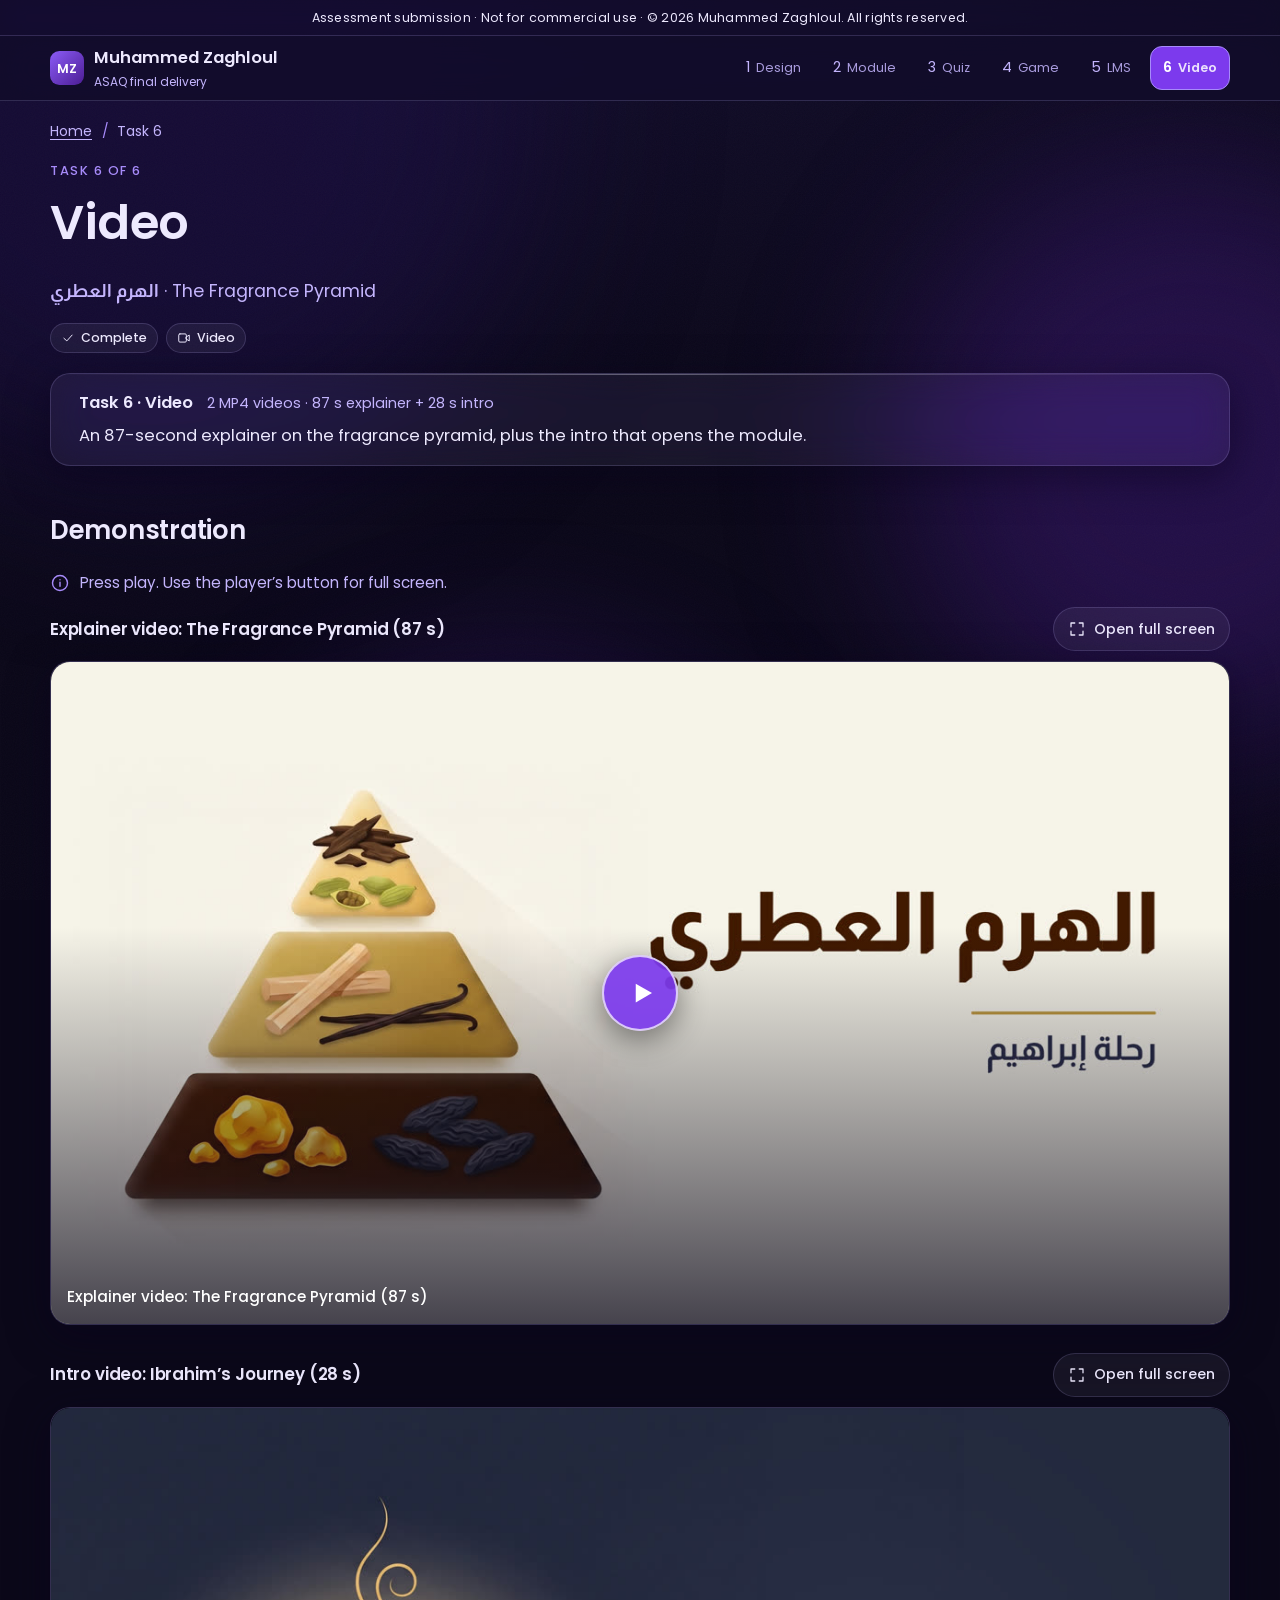
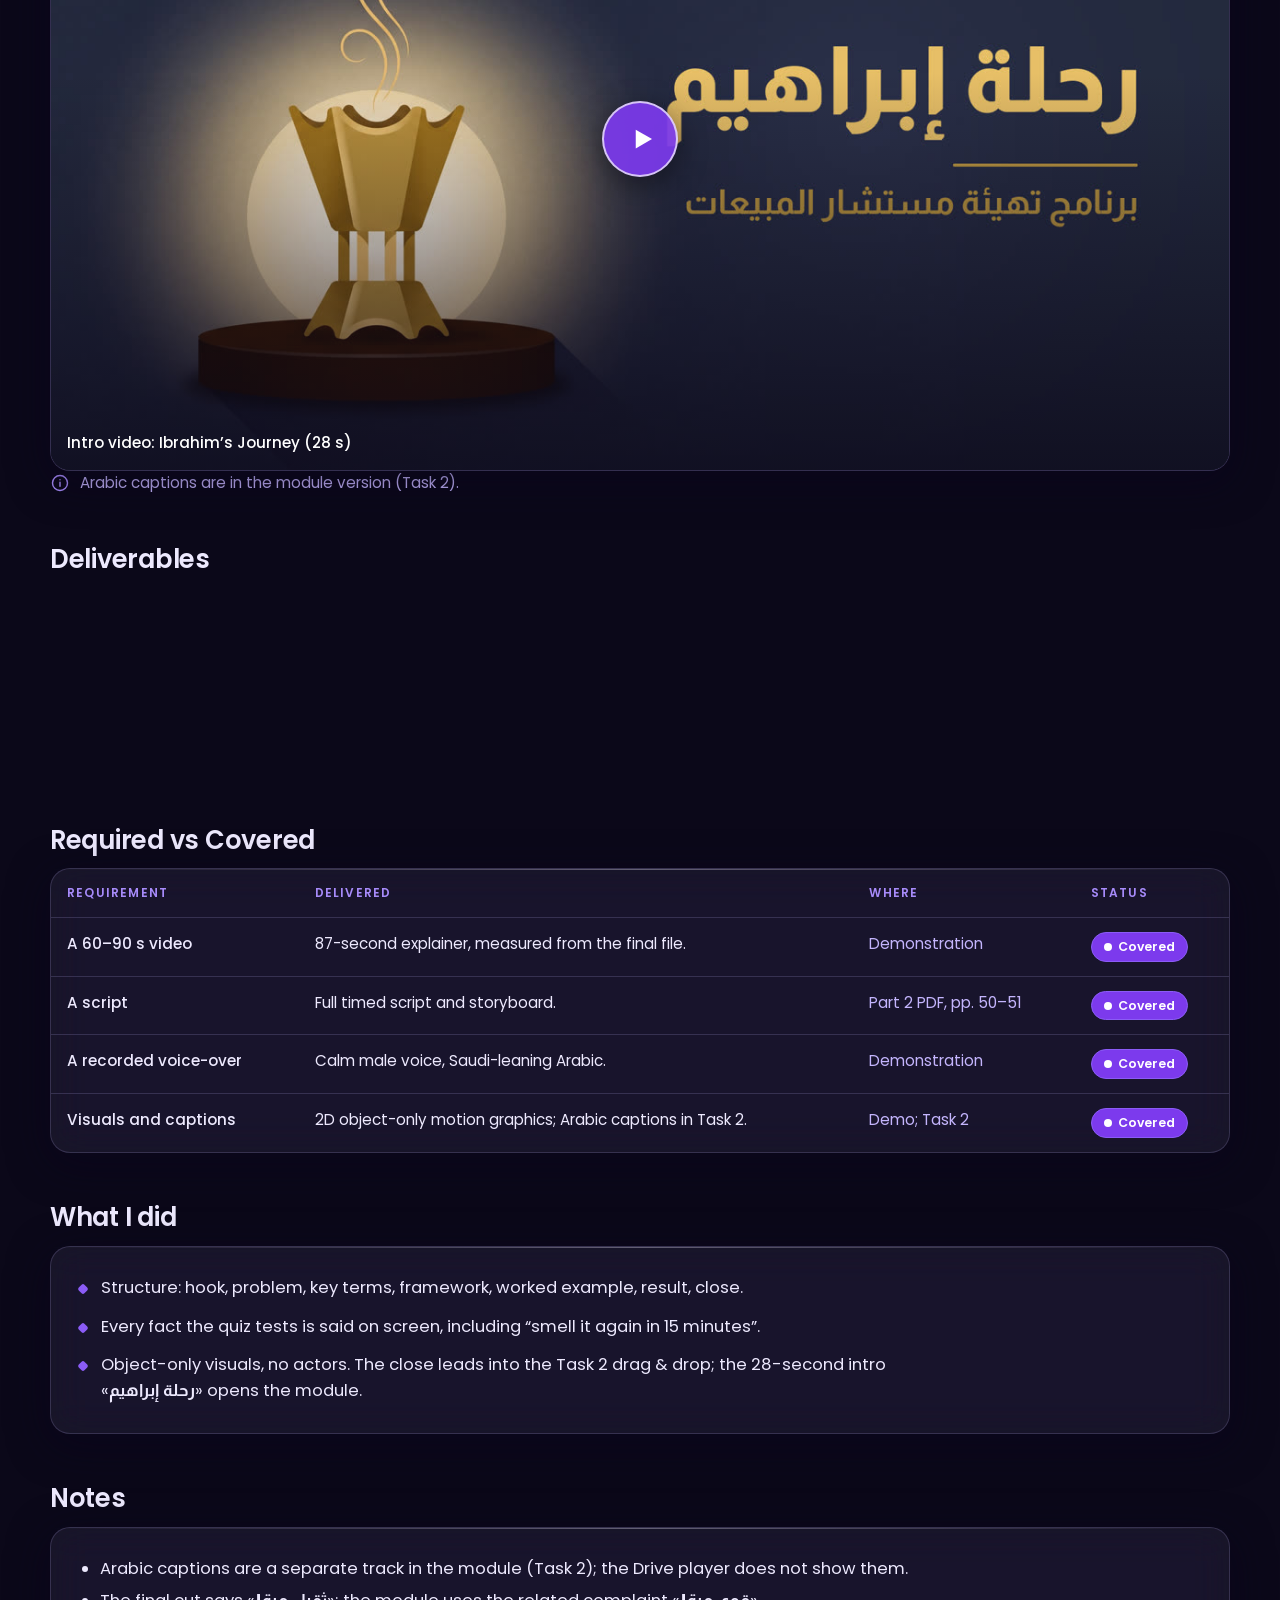
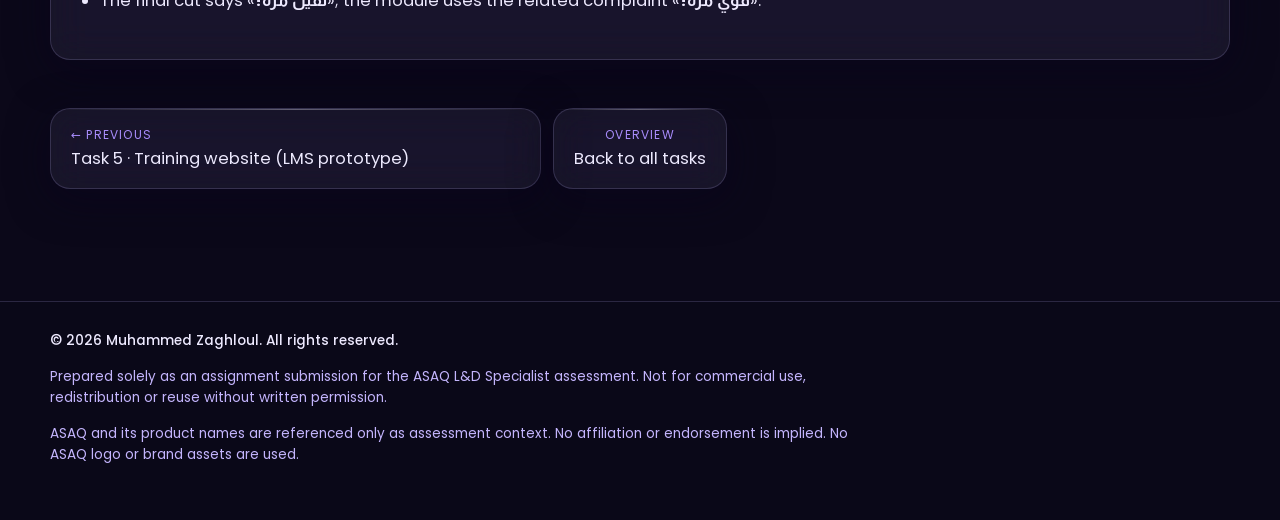
<file: task-6/index.html>
<!DOCTYPE html>
<html lang="en" class="no-js">
<head>
<meta charset="utf-8">
<script src="../assets/js/shield.js"></script>
<meta name="viewport" content="width=device-width, initial-scale=1, viewport-fit=cover">
<title>Task 6 · Video · Muhammed Zaghloul</title>
<meta name="author" content="Muhammed Zaghloul">
<meta name="robots" content="noindex, nofollow, noarchive">
<meta name="description" content="Assessment submission by Muhammed Zaghloul. Not for commercial use.">
<meta name="theme-color" content="#0B0819">
<meta name="color-scheme" content="dark">
<link rel="icon" href="../assets/img/favicon.svg" type="image/svg+xml">
<!-- Font preloads only over http(s): opened as a local file, browsers refuse them and Safari then skips the font. -->
<script>if(location.protocol!=="file:")["400","600"].forEach(function(w){var l=document.createElement("link");l.rel="preload";l.as="font";l.type="font/woff2";l.crossOrigin="anonymous";l.href="../assets/fonts/poppins-latin-"+w+"-normal.woff2";document.head.appendChild(l);});</script>
<link rel="stylesheet" href="../assets/css/site.css">
</head>
<!-- Thin shell: the page is built by ../assets/js/render.js from ../content/site-data.js -->
<body data-page="task" data-task="6">
<main id="main" tabindex="-1"></main>
<noscript><p style="padding:24px;color:#EDE9FE;font-family:sans-serif">This submission website needs JavaScript to show its pages. &copy; Muhammed Zaghloul</p></noscript>
<script src="../content/files.js"></script>
<script src="../content/site-data.js"></script>
<script src="../assets/js/drive.js"></script>
<script src="../assets/js/ui.js"></script>
<script src="../assets/js/render.js"></script>
</body>
</html>
</file>
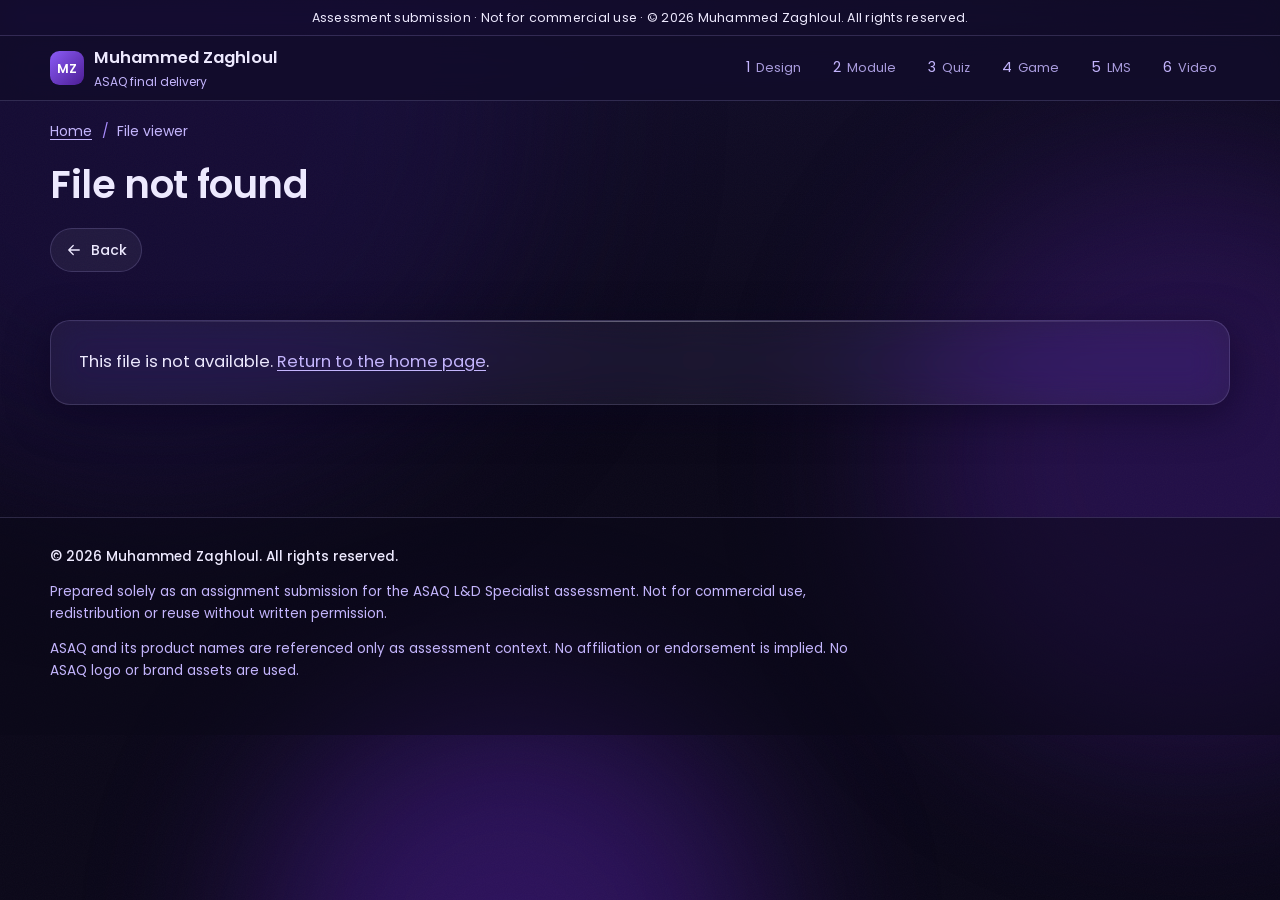
<file: viewer/index.html>
<!DOCTYPE html>
<html lang="en" class="no-js">
<head>
<meta charset="utf-8">
<script src="../assets/js/shield.js"></script>
<meta name="viewport" content="width=device-width, initial-scale=1, viewport-fit=cover">
<title>File viewer · Muhammed Zaghloul</title>
<meta name="author" content="Muhammed Zaghloul">
<meta name="robots" content="noindex, nofollow, noarchive">
<meta name="description" content="Assessment submission by Muhammed Zaghloul. Not for commercial use.">
<meta name="theme-color" content="#0B0819">
<meta name="color-scheme" content="dark">
<link rel="icon" href="../assets/img/favicon.svg" type="image/svg+xml">
<!-- Font preloads only over http(s): opened as a local file, browsers refuse them and Safari then skips the font. -->
<script>if(location.protocol!=="file:")["400","600"].forEach(function(w){var l=document.createElement("link");l.rel="preload";l.as="font";l.type="font/woff2";l.crossOrigin="anonymous";l.href="../assets/fonts/poppins-latin-"+w+"-normal.woff2";document.head.appendChild(l);});</script>
<link rel="stylesheet" href="../assets/css/site.css">
</head>
<!-- Thin shell: the page is built by ../assets/js/render.js from ../content/site-data.js -->
<body data-page="viewer">
<main id="main" tabindex="-1"></main>
<noscript><p style="padding:24px;color:#EDE9FE;font-family:sans-serif">This submission website needs JavaScript to show its pages. &copy; Muhammed Zaghloul</p></noscript>
<script src="../content/files.js"></script>
<script src="../content/site-data.js"></script>
<script src="../assets/js/drive.js"></script>
<script src="../assets/js/ui.js"></script>
<script src="../assets/js/render.js"></script>
</body>
</html>
</file>
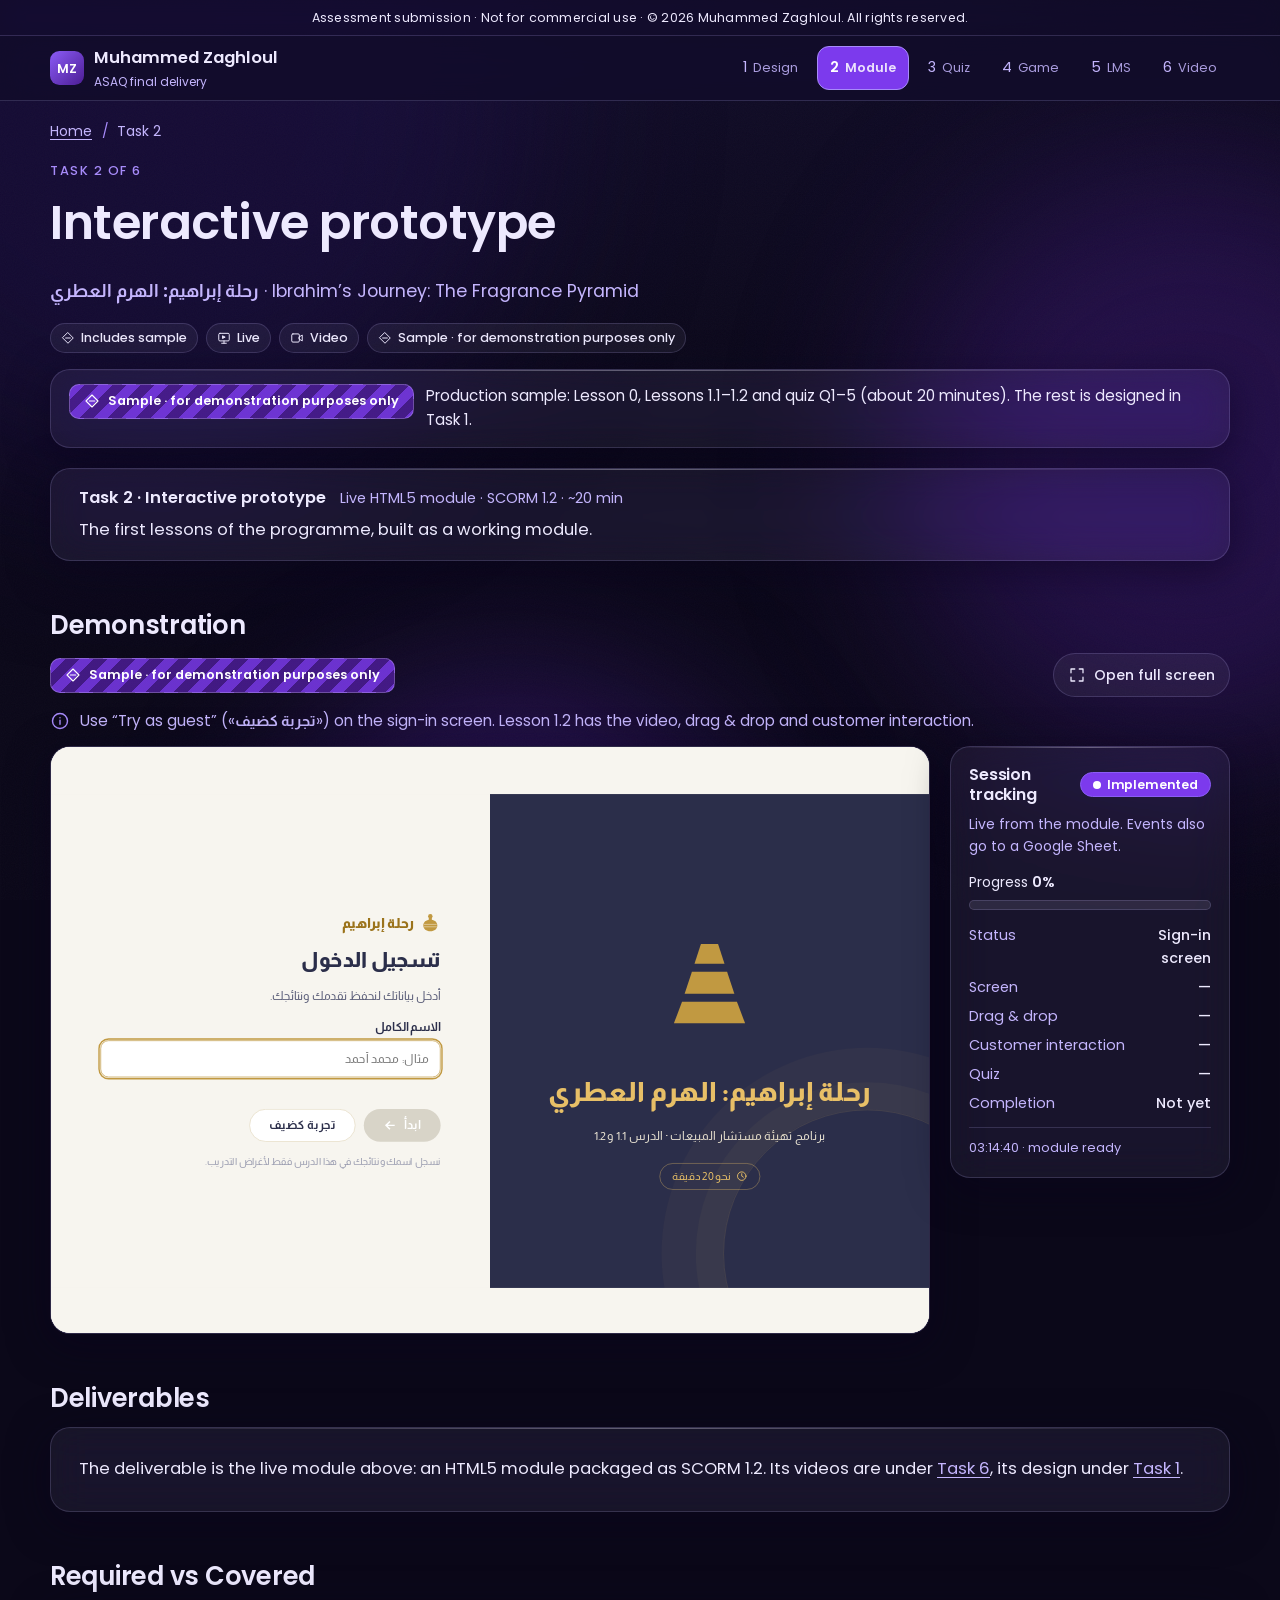
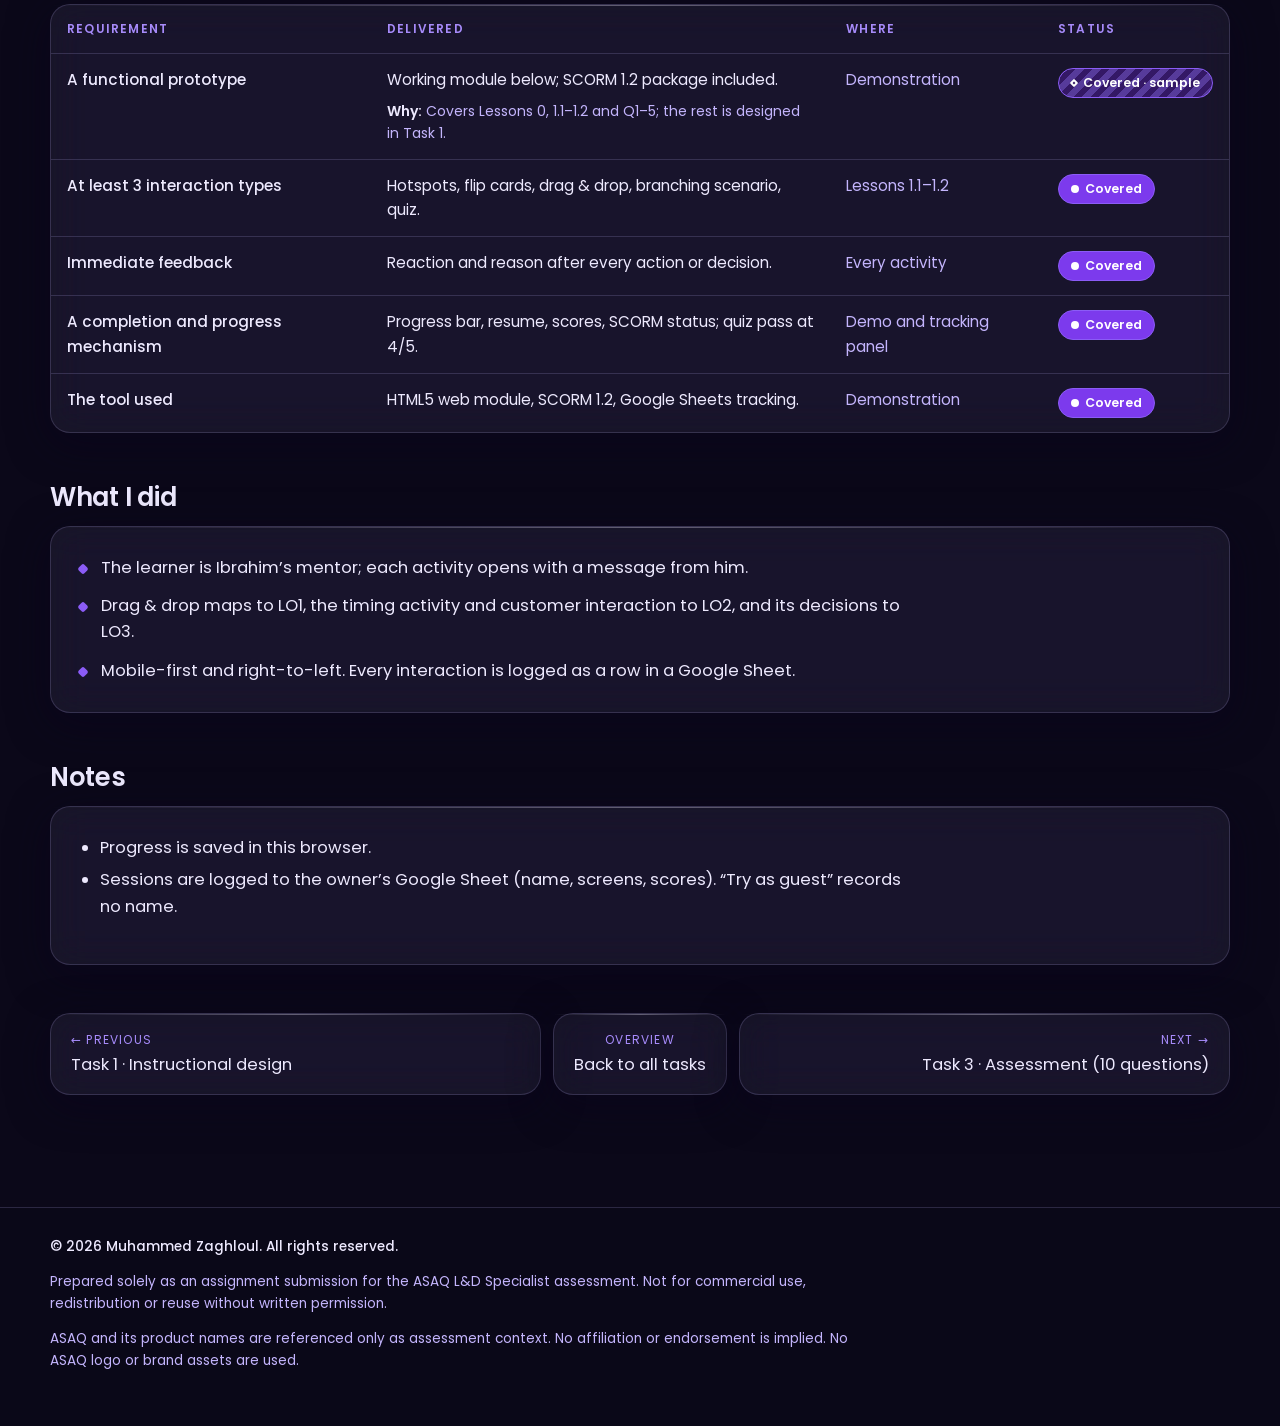
<file: apps/task2-module/index.html>
<!DOCTYPE html>
<html lang="ar" dir="rtl">
<head>
<meta charset="utf-8">
<script src="../../assets/js/shield.js"></script>
<meta name="robots" content="noindex, nofollow">
<meta name="viewport" content="width=device-width, initial-scale=1, viewport-fit=cover">
<meta name="author" content="Muhammed Zaghloul">
<title>رحلة إبراهيم: الهرم العطري</title>
<link rel="preload" href="assets/fonts/Almarai-Regular.woff2" as="font" type="font/woff2" crossorigin>
<link rel="preload" href="assets/fonts/Almarai-ExtraBold.woff2" as="font" type="font/woff2" crossorigin>
<link rel="stylesheet" href="assets/css/module.css">
</head>
<body>
<div id="viewport">
  <div id="frame" class="frame">

    <div id="signin" class="signin" hidden>
      <div class="si-art" aria-hidden="false">
        <span class="rings" aria-hidden="true"></span>
        <span class="big" id="si-art-ic" aria-hidden="true"></span>
        <h1 id="si-title"></h1>
        <p id="si-sub"></p>
        <span class="est" id="si-est"></span>
      </div>
      <div class="si-form" role="form" aria-labelledby="si-title"></div>
    </div>

    <div id="app" hidden style="display:contents">
      <header class="pbar">
        <div class="pbar-label"><span id="pbar-label"></span></div>
        <div class="pbar-ctrls" role="toolbar" aria-label="عناصر التحكم">
          <button type="button" class="rbtn" id="btn-play"></button>
          <button type="button" class="rbtn" id="btn-replay"></button>
          <button type="button" class="rbtn" id="btn-mute" aria-pressed="false"></button>
          <span id="pbar-extra" style="display:contents"></span>
        </div>
        <div class="wordmark"><span id="wm-ic"></span><span>رحلة إبراهيم</span></div>
      </header>

      <main class="stage" id="stage">
        <div class="band">
          <div class="title-pill"><span class="badge" id="badge" aria-hidden="true"></span><h2 id="title" tabindex="-1"></h2></div>
          <div class="band-bottles" id="band-bottles" aria-hidden="true"></div>
          <div class="vo-strip" id="vo-strip" role="status" aria-live="polite"></div>
        </div>
        <div class="host" id="host"></div>
        <footer class="bbar" id="bbar">
          <button type="button" class="navbtn prev" id="prev"></button>
          <div class="prog">
            <div class="prog-label" id="prog-label"></div>
            <div class="prog-track" id="prog-track" role="progressbar" aria-label="التقدم في الوحدة" aria-valuemin="0" aria-valuemax="100" aria-valuenow="0"><div class="prog-fill" id="prog-fill"></div></div>
          </div>
          <button type="button" class="navbtn next" id="next" aria-disabled="true"></button>
        </footer>
      </main>
    </div>

  </div>
</div>
<div id="sr-live" class="sr-only" aria-live="polite" aria-atomic="true"></div>

<script src="config.js"></script>
<script src="content.js"></script>
<script src="assets/js/icons.js"></script>
<script src="assets/js/tracker.js"></script>
<script src="assets/js/dnd.js"></script>
<script src="assets/js/engine.js"></script>
<script>document.getElementById('wm-ic').innerHTML = window.icon('bottle');</script>
</body>
</html>
</file>
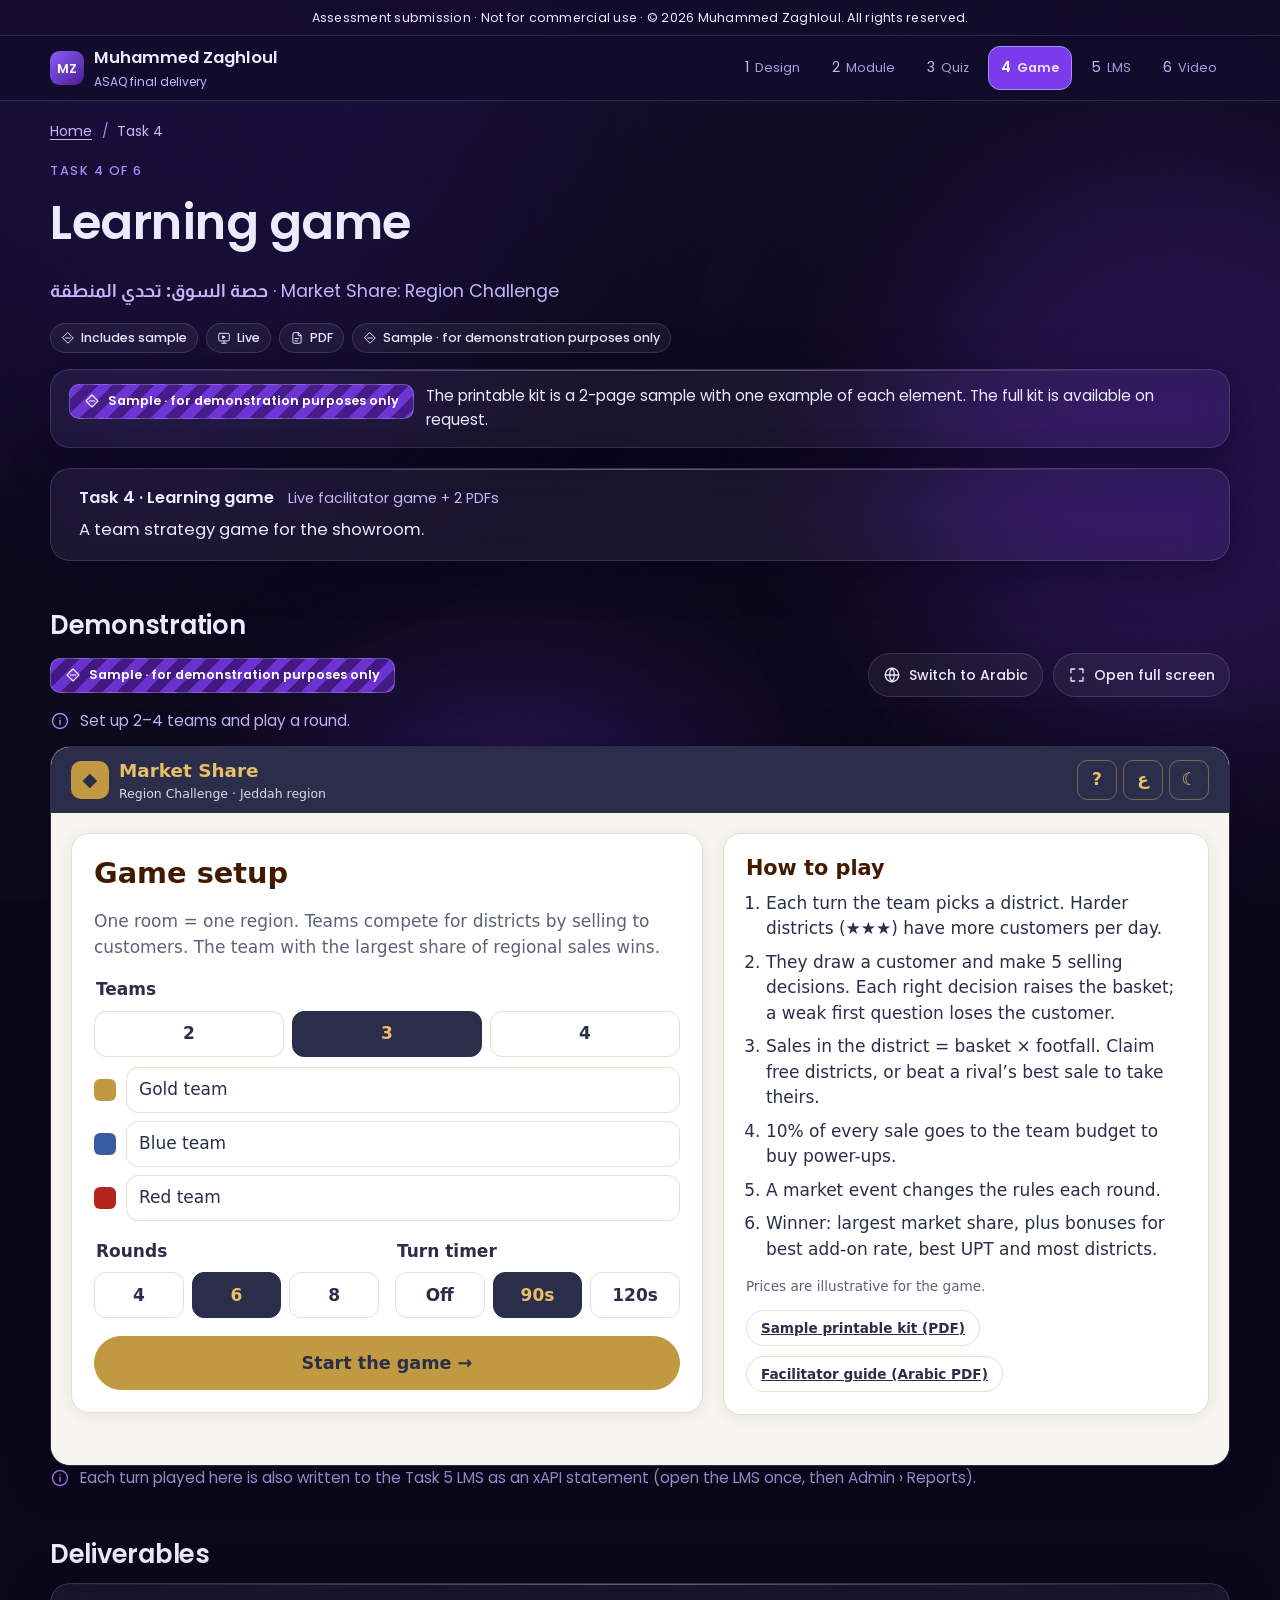
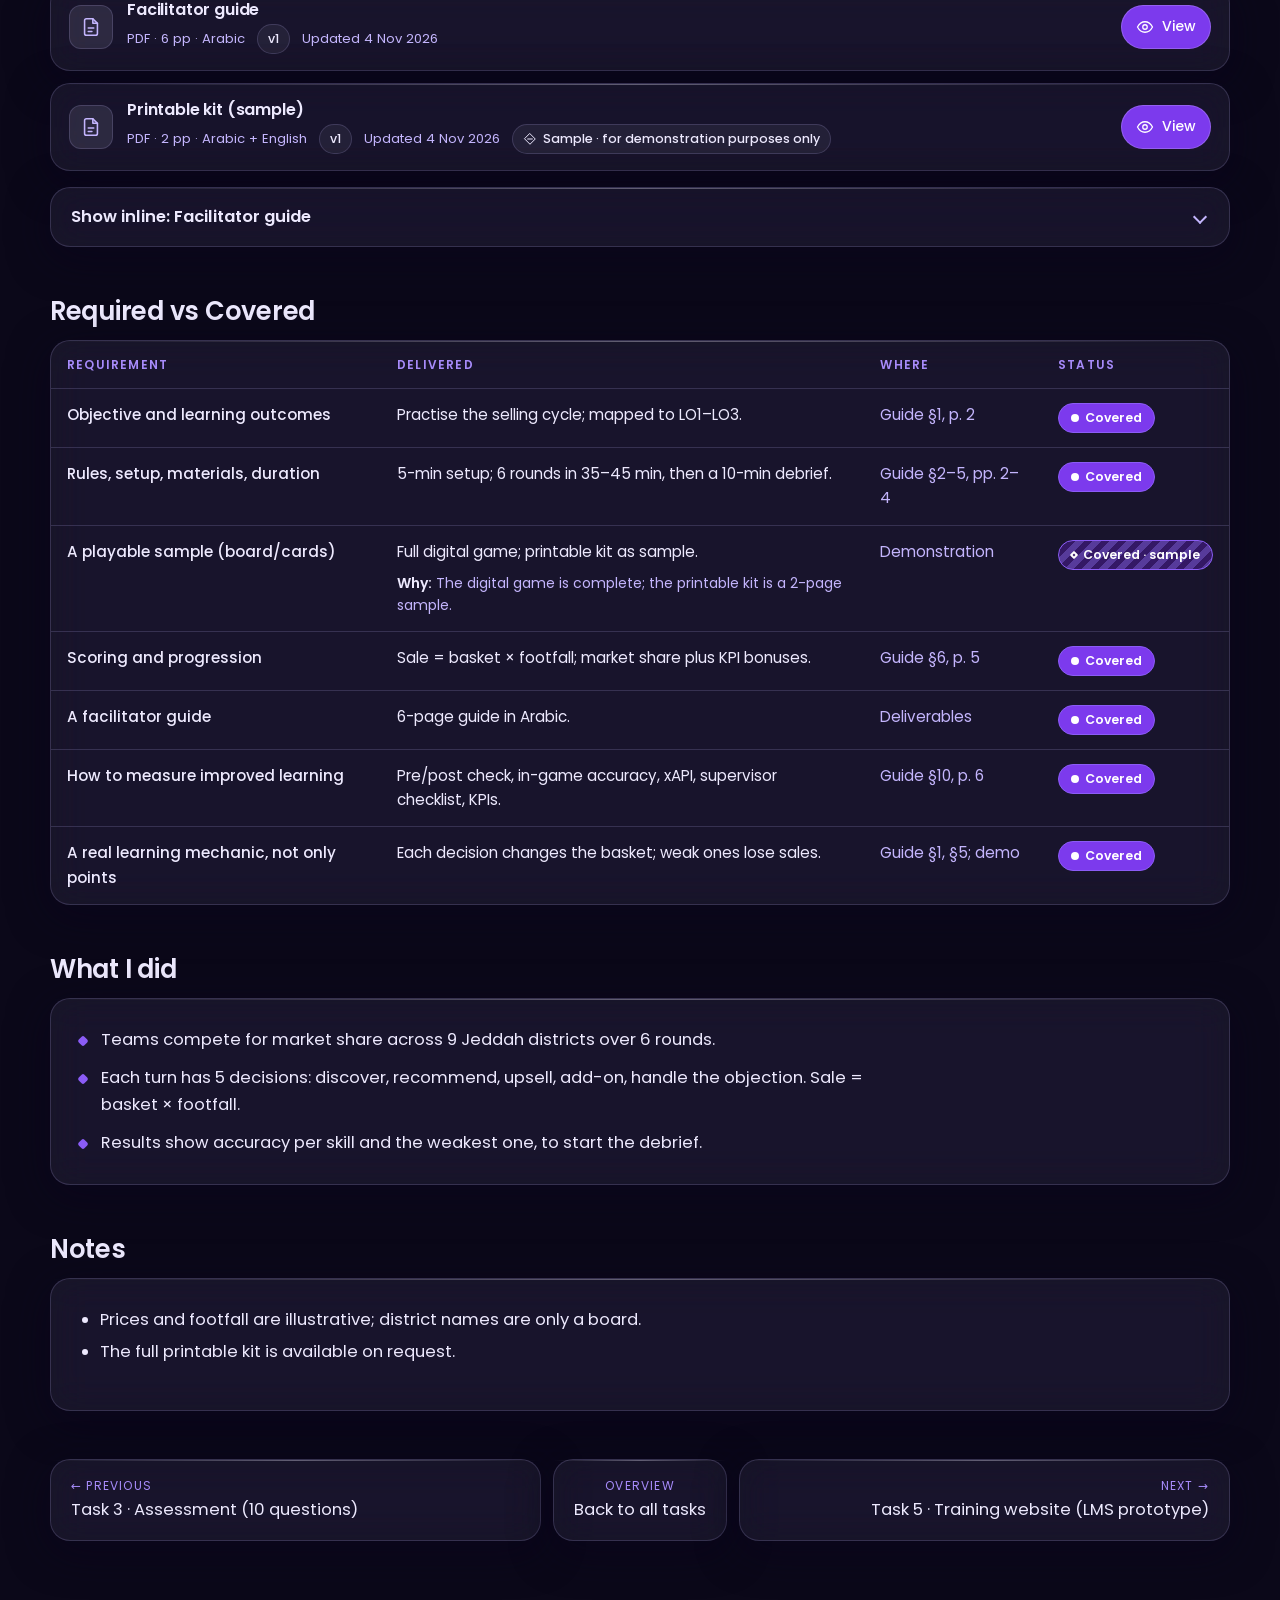
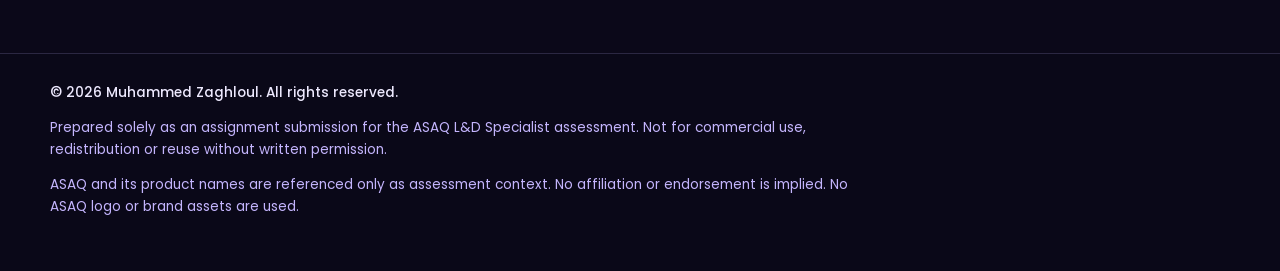
<file: apps/task4-game/index.html>
<!DOCTYPE html>
<html lang="en" dir="ltr" data-theme="light">
<head>
<meta charset="utf-8">
<script src="../../assets/js/shield.js"></script>
<meta name="robots" content="noindex, nofollow">
<meta name="viewport" content="width=device-width, initial-scale=1">
<meta name="author" content="Muhammed Zaghloul">
<title>Market Share · Region Challenge</title>
<link rel="stylesheet" href="assets/game.css">
</head>
<body>
<div id="app"></div>
<noscript>This game needs JavaScript.</noscript>
<script src="assets/game-data.js"></script>
<script src="assets/game.js"></script>
</body>
</html>
</file>
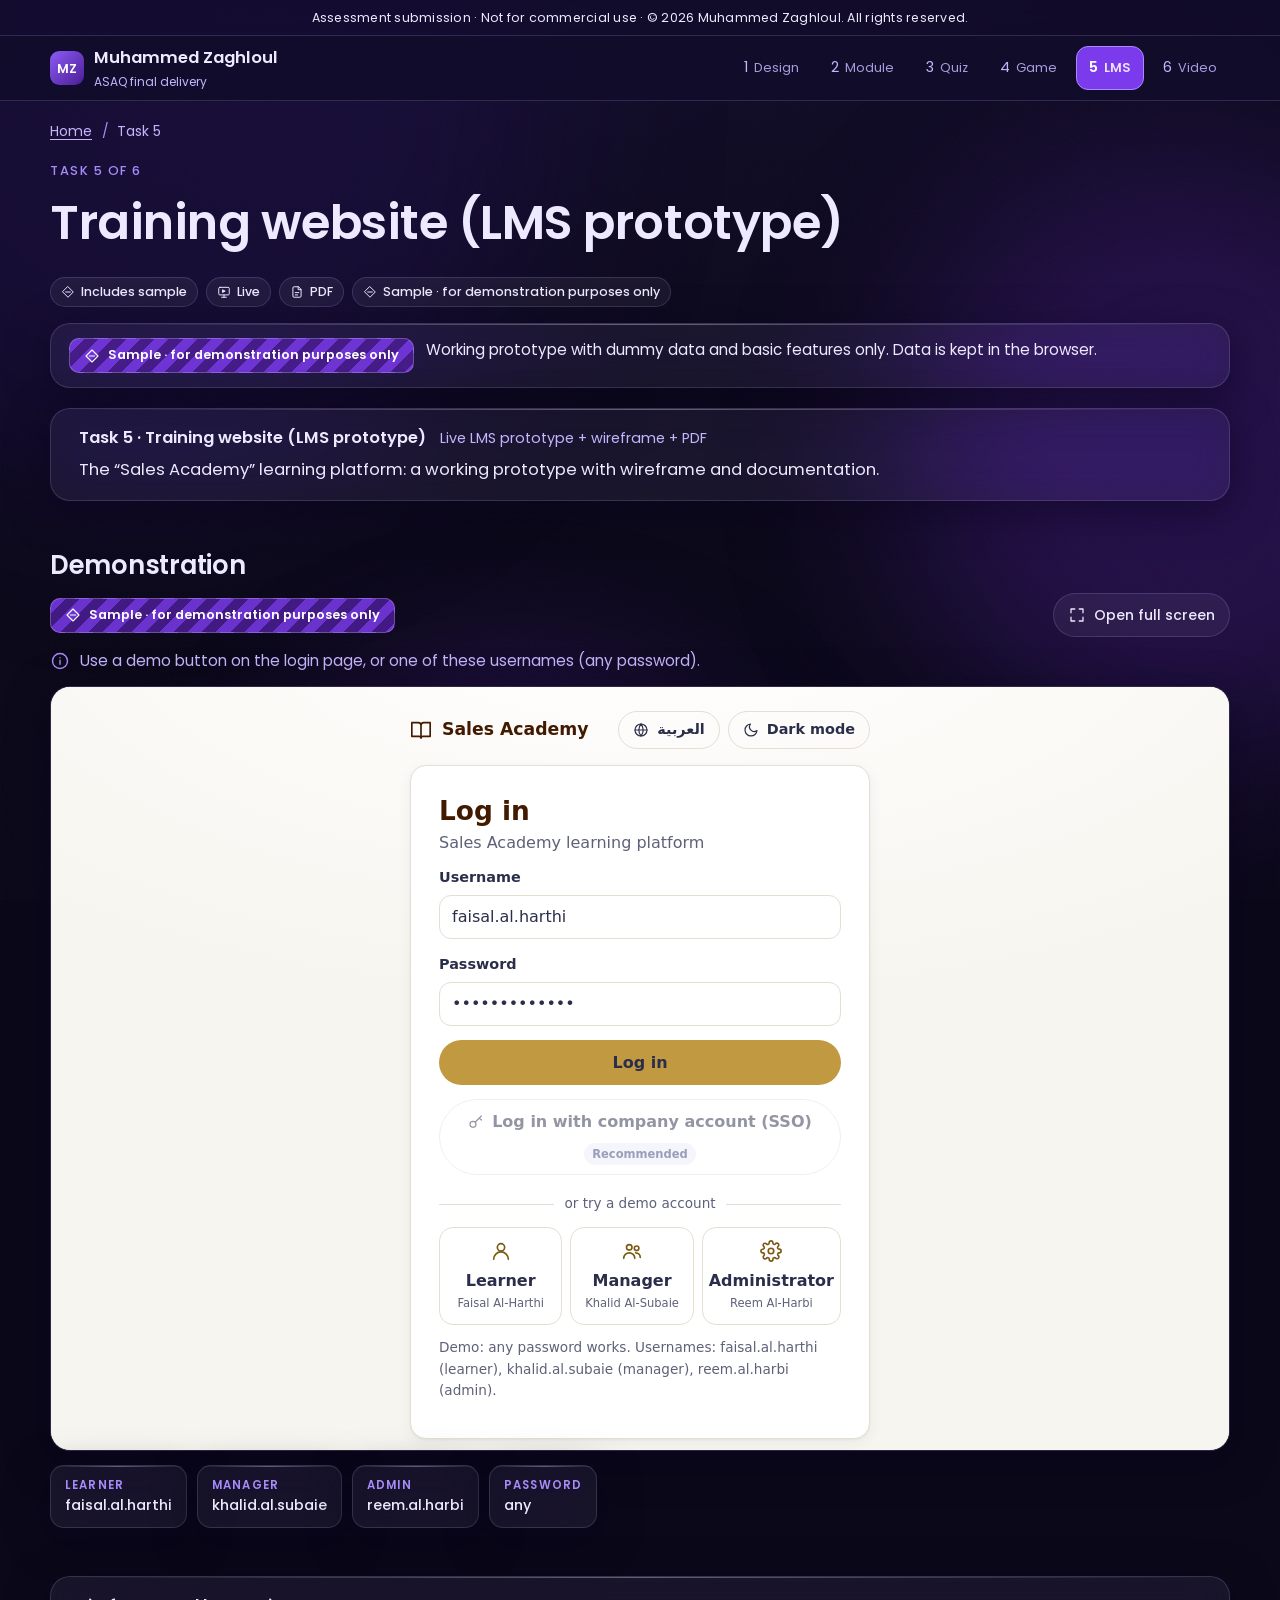
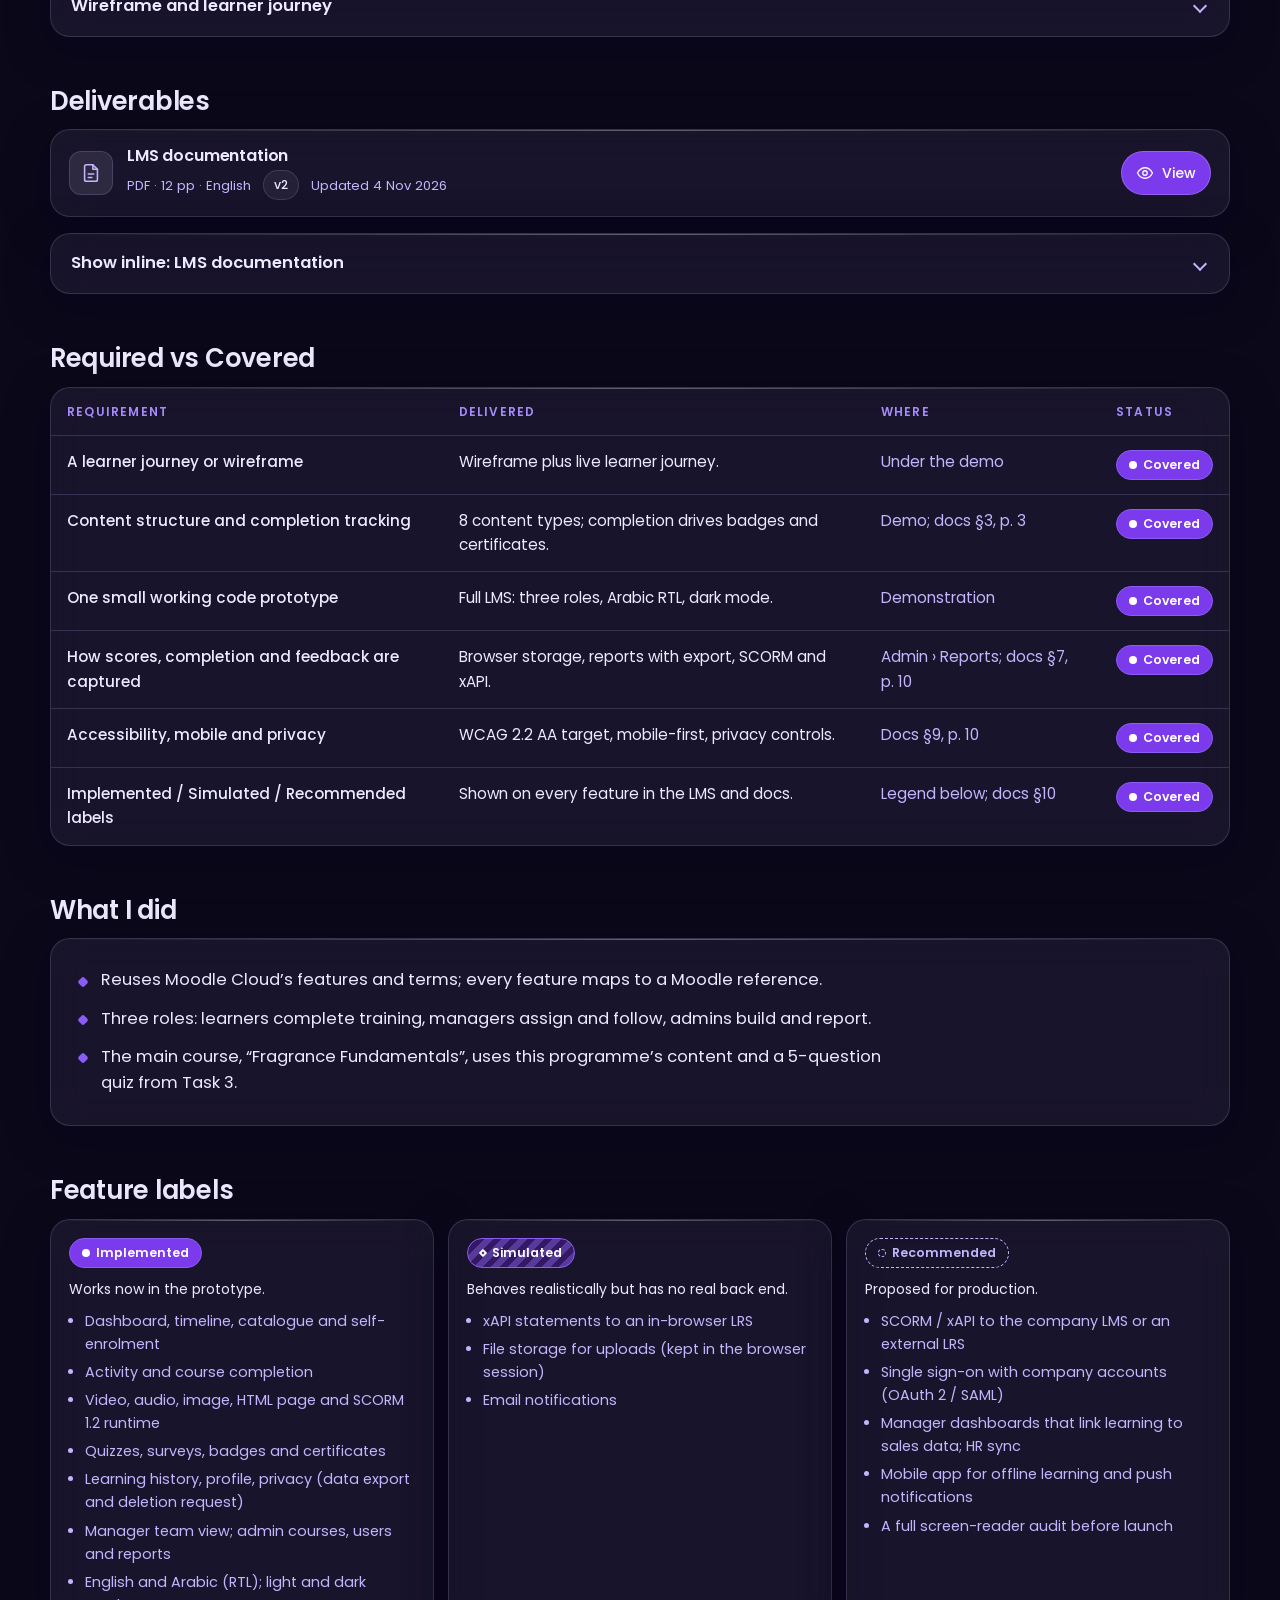
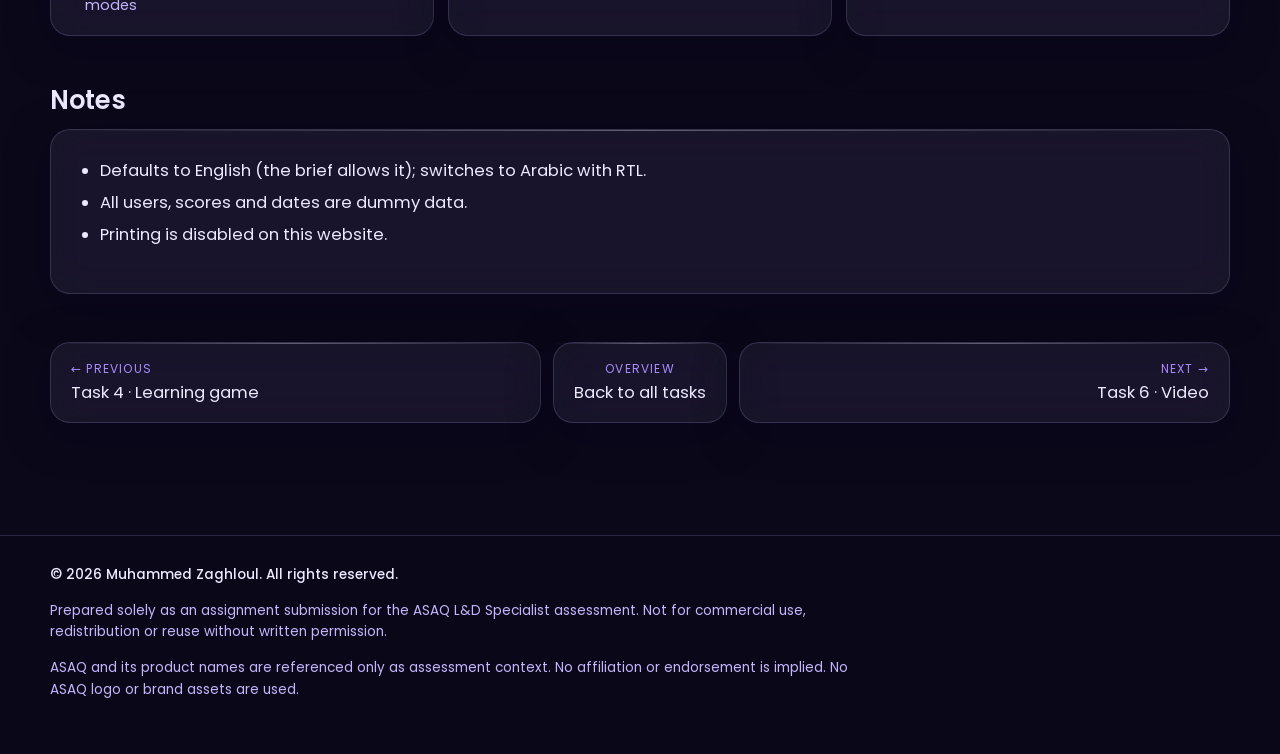
<file: apps/task5-lms/index.html>
<!DOCTYPE html>
<html lang="en" dir="ltr" data-theme="light">
<head>
<meta charset="utf-8">
<script src="../../assets/js/shield.js"></script>
<meta name="viewport" content="width=device-width, initial-scale=1">
<meta name="author" content="Muhammed Zaghloul">
<meta name="robots" content="noindex, nofollow">
<title>Sales Academy · Learning platform</title>
<link rel="stylesheet" href="assets/app.css">
<script>try{var s=JSON.parse(localStorage.getItem('salesacademy_session_v3')||'{}'),q=new URLSearchParams(location.search).get('lang');var l=q||s.lang||'en';document.documentElement.lang=l;document.documentElement.dir=l==='ar'?'rtl':'ltr';document.documentElement.dataset.theme=s.theme||'light'}catch(e){}</script>
</head>
<body>
<div id="app"></div>
<noscript><p style="padding:20px">This prototype needs JavaScript. / يتطلب هذا النموذج تفعيل JavaScript.</p></noscript>
<script src="assets/i18n.js"></script>
<script src="assets/seed.js"></script>
<script src="assets/core.js"></script>
<script src="assets/learner.js"></script>
<script src="assets/admin.js"></script>
<script src="assets/app.js"></script>
</body>
</html>
</file>
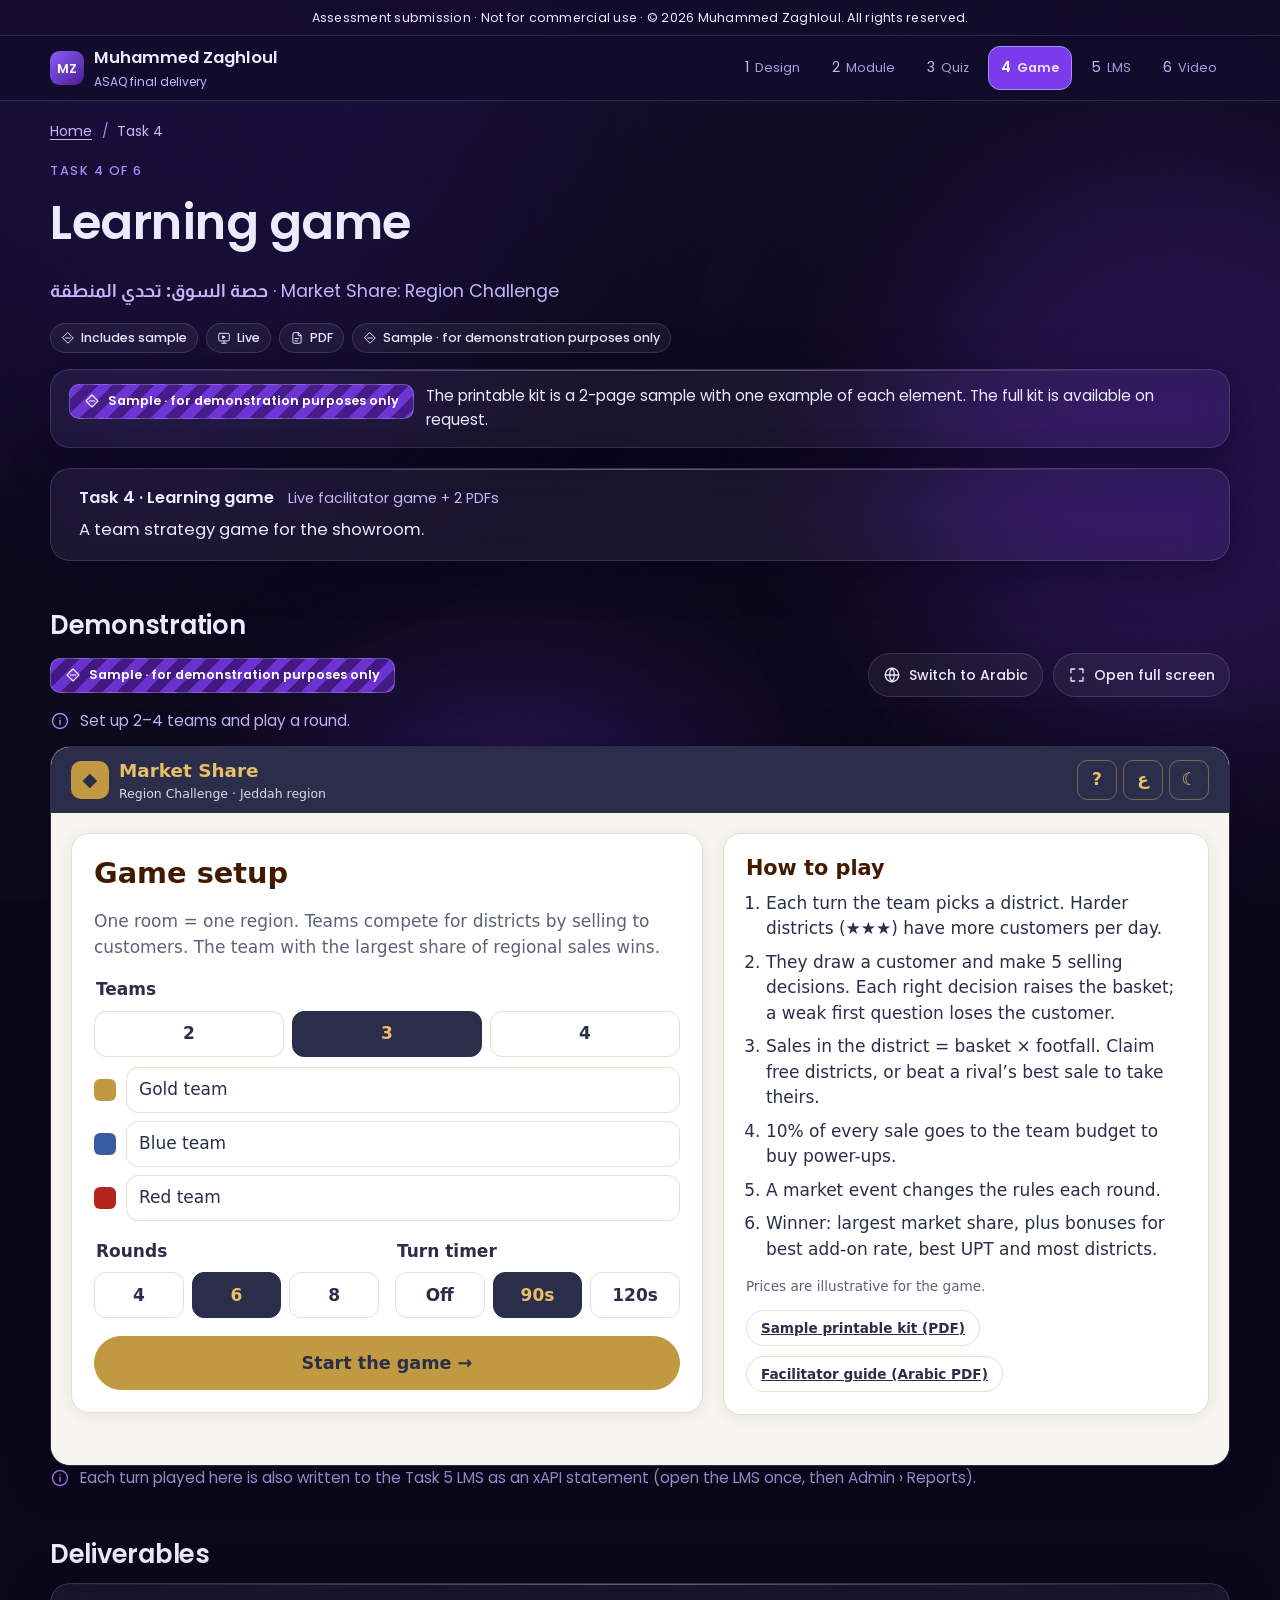
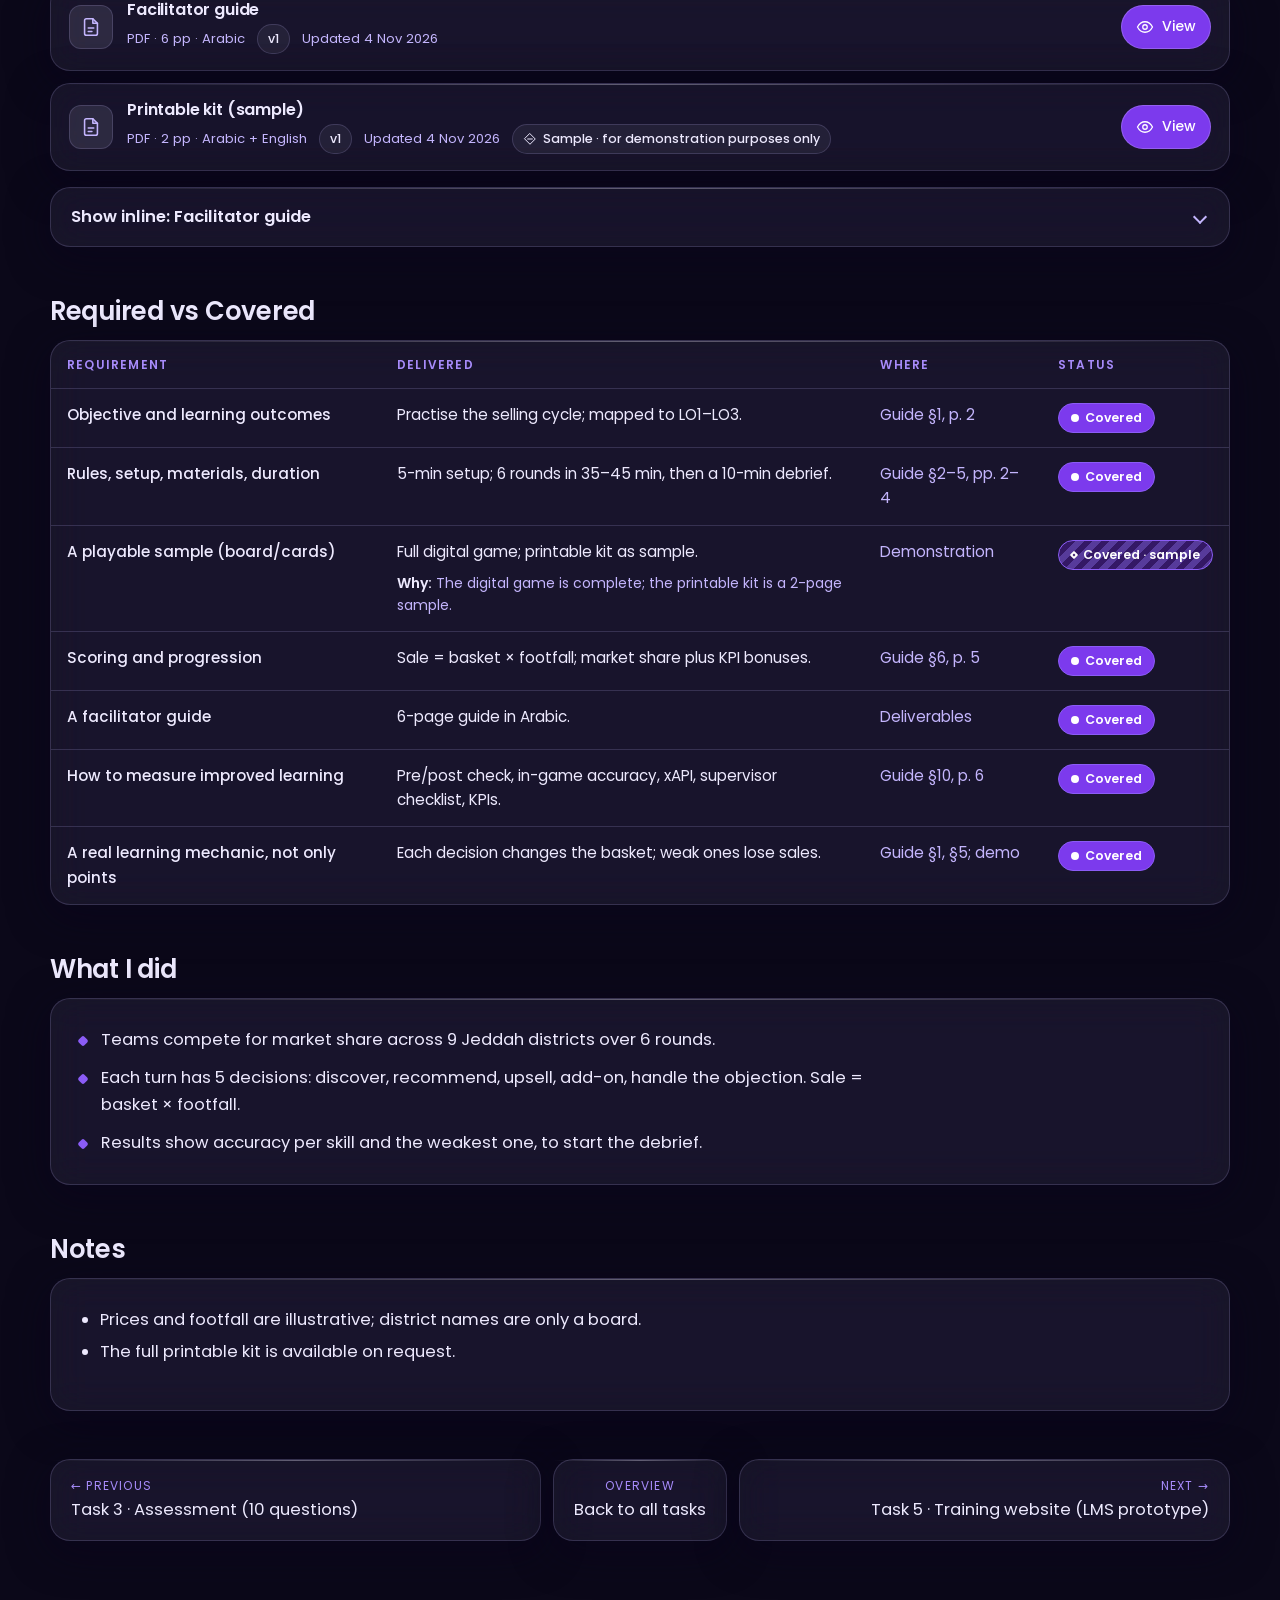
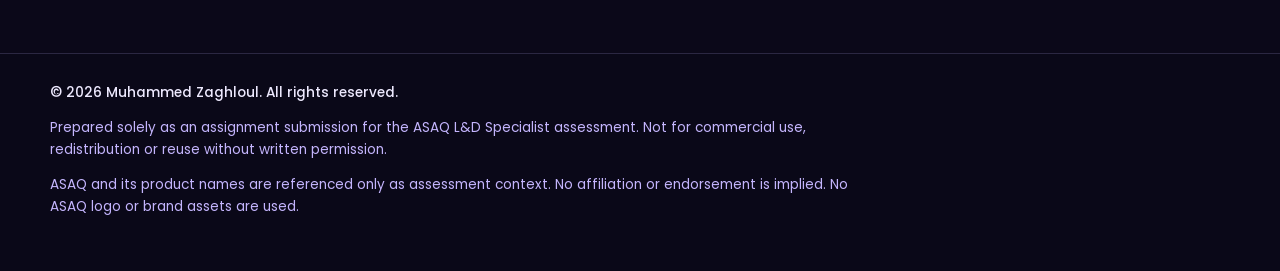
<file: apps/task4-game/printables.html>
<!DOCTYPE html>
<html lang="en" dir="ltr">
<head>
<meta charset="utf-8">
<script src="../../assets/js/shield.js"></script>
<meta name="robots" content="noindex, nofollow">
<meta name="author" content="Muhammed Zaghloul">
<title>Market Share · Sample printable kit</title>
<style>
@font-face{font-family:Almarai;font-weight:400;src:url(assets/fonts/almarai-arabic-400-normal.woff2)}
@font-face{font-family:Almarai;font-weight:800;src:url(assets/fonts/almarai-arabic-800-normal.woff2)}
@page{size:A4;margin:10mm}
*{box-sizing:border-box}body{margin:0;font-family:system-ui,"Segoe UI",Roboto,Arial,sans-serif;color:#2B2E4A;font-size:9.5pt}
.ar{font-family:Almarai,Tahoma,sans-serif;direction:rtl;text-align:right}
.page{break-after:page;padding:2mm}
h1{font-size:18pt;margin:0 0 2mm;color:#421A00}h2{font-size:13pt;margin:0 0 3mm;color:#421A00}
.sub{color:#5E6178;margin:0 0 5mm}
.map{display:grid;grid-template-columns:repeat(3,1fr);gap:4mm}
.d{border:1.2mm solid #2B2E4A;border-radius:5mm;height:58mm;padding:4mm;display:flex;flex-direction:column;background:#F7F5EF}
.d b{font-size:16pt}.d .ar{font-size:15pt;font-weight:800}.d .st{color:#C19941;font-size:16pt;letter-spacing:2px}.d .ff{color:#5E6178}
.d .slot{margin-top:auto;border:0.5mm dashed #9B731B;border-radius:3mm;height:22mm;display:grid;place-items:center;color:#9B731B;font-size:8pt;text-align:center}
.track{display:flex;margin-top:5mm;border:0.5mm solid #2B2E4A;border-radius:3mm;overflow:hidden}.track span{flex:1;padding:2mm;text-align:center;border-inline-end:0.3mm solid #ccc;font-size:8pt}
.cards{display:grid;grid-template-columns:1fr 1fr;gap:4mm}
.card{border:0.6mm solid #2B2E4A;border-radius:4mm;height:56mm;padding:4mm;display:flex;flex-direction:column;gap:2mm;break-inside:avoid;position:relative;background:#fff}
.card .k{font-size:7.5pt;font-weight:800;letter-spacing:.05em;text-transform:uppercase;color:#9B731B;display:flex;justify-content:space-between}
.card .en{font-size:12pt;font-weight:700}.card .ar{font-size:12pt;font-weight:800}
.card.ev{background:#2B2E4A;color:#fff}.card.ev .k{color:#E7BF67}.card.ev .small{color:#D8D9E6}
.card.pw{background:#FBF5E6}.card.obj{background:#FBE9E7}
.small{font-size:8.5pt;color:#5E6178}.price{margin-top:auto;font-size:14pt;font-weight:800;color:#421A00}
table{width:100%;border-collapse:collapse;font-size:8.5pt}th,td{border:0.3mm solid #C9C5BB;padding:1.2mm 2mm;text-align:left;vertical-align:top}th{background:#F2EFE6}
.ok{color:#1F6B40;font-weight:700}.key td{height:auto}
.page{position:relative}.wm{position:absolute;top:95mm;left:0;right:0;text-align:center;font-size:64pt;font-weight:800;color:rgba(193,153,65,.13);transform:rotate(-25deg);pointer-events:none;z-index:0;font-family:Almarai,system-ui}
.foot{font-size:7pt;color:#5E6178;margin-top:3mm}
</style>
</head>
<body>
<div id="out"></div>
<script src="assets/game-data.js"></script>
<script>
const E = o => o.en, A = o => o.ar, star = n => '★'.repeat(n) + '☆'.repeat(3 - n);
const fmt = n => 'SAR ' + n.toLocaleString('en-US');
const WM = '<div class="wm">SAMPLE · عينة</div>';
const c = GD.customers.find(x => x.id === 'k2'), ob = GD.objections[c.obj], ev = GD.events[0], pw = GD.powerups[0];
let h = '';
h += `<section class="page">${WM}<h1>Market Share · Region Challenge <span class="ar" style="float:right">حصة السوق · تحدي المنطقة</span></h1>
<p class="sub">Sample printable kit: one example of each element. The full kit (9-district board, 12 customer cards, 4 objections, 6 events, 3 power-ups, full answer key) is available on request. · نموذج من كل عنصر؛ الأدوات الكاملة متاحة عند الطلب.</p>
<h2>1 · Board district tile · مربع حي على اللوحة</h2>
<div class="map">${GD.districts.filter(d => d.y === 0).map(d => `<div class="d"><b>${E(d.name)}</b><span class="ar">${A(d.name)}</span><span class="st">${star(d.stars)}</span><span class="ff">${GD.footfall[d.stars]} customers / day · ${GD.footfall[d.stars]} عميل يومياً</span><div class="slot">Owner token + best sale<br>رمز المالك + أعلى بيع</div></div>`).join('')}</div>
<p class="foot">Row 1 of 3 shown. The full board has 9 districts and a regional-target track.</p>
<h2 style="margin-top:5mm">2 · Card samples · نماذج البطاقات</h2>
<div class="cards">
<div class="card"><div class="k"><span>Customer card</span><span>${star(c.stars)}</span></div><div class="en">${E(c.need)}</div><div class="ar">${A(c.need)}</div><div class="small" style="margin-top:auto">Play in a ${star(c.stars)} district. Discover → recommend → upsell → one add-on → objection.</div></div>
<div class="card obj"><div class="k"><span>Objection card</span><span>Step 5</span></div><div class="en">${E(ob.q)}</div><div class="ar">${A(ob.q)}</div><div class="small" style="margin-top:auto">Answer out loud. The facilitator scores with the answer key.</div></div>
<div class="card ev"><div class="k"><span>Market event card</span><span>⚡</span></div><div class="en">${E(ev.name)}</div><div class="ar">${A(ev.name)}</div><div class="small">${E(ev.text)}</div><div class="small ar">${A(ev.text)}</div></div>
<div class="card pw"><div class="k"><span>Power-up card</span><span>${fmt(pw.cost)}</span></div><div class="en">${E(pw.name)}</div><div class="ar">${A(pw.name)}</div><div class="small">${E(pw.text)}</div><div class="small ar">${A(pw.text)}</div></div>
</div></section>`;
h += `<section class="page">${WM}<h2>3 · Price list (extract) · قائمة الأسعار (مقتطف)</h2><table><thead><tr><th>Product / add-on</th><th class="ar">المنتج / الإضافة</th><th>Price</th></tr></thead><tbody>
${['p1', 'p3', 'p4'].map(k => GD.products[k]).map(p => `<tr><td>${E(p.name)}<br><span class="small">${E(p.fam)}</span></td><td class="ar">${A(p.name)}</td><td>${fmt(p.price)}</td></tr>`).join('')}
${['a1', 'a4'].map(k => GD.addons[k]).map(p => `<tr><td>Add-on: ${E(p.name)}</td><td class="ar">إضافة: ${A(p.name)}</td><td>${fmt(p.price)}</td></tr>`).join('')}</tbody></table><p class="foot">5 of 12 items shown. Prices are illustrative for the game. الأسعار توضيحية لأغراض اللعبة.</p>
<h2 style="margin-top:4mm">4 · Team score sheet · ورقة نتائج الفريق</h2><table><thead><tr><th>Round</th><th>District</th><th>1 Disc.</th><th>2 Product</th><th>3 Upsell</th><th>4 Add-on</th><th>5 Objection</th><th>Basket</th><th>× Footfall</th><th>= Sale</th><th>Budget +10%</th><th>Power-up</th></tr></thead><tbody>
<tr><td>1</td><td>Tahlia ★★★</td><td>✓</td><td>✓</td><td>✓</td><td>✓</td><td>✗</td><td>1,750</td><td>18</td><td>31,500</td><td>3,150</td><td>—</td></tr>
${[2, 3].map(r => `<tr><td>${r}</td>${'<td style="height:10mm"></td>'.repeat(11)}</tr>`).join('')}</tbody></table><p class="foot">Row 1 is a worked example. The full sheet has 8 rounds and totals.</p>
<h2 style="margin-top:4mm">5 · Answer key (sample card) · مفتاح الإجابة (البطاقة النموذجية)</h2><table><thead><tr><th>Step</th><th>Best decision</th><th>Why</th></tr></thead><tbody>
<tr><td>1 · Discover</td><td class="ok">${E(c.disc.find(o => o.ok).t)}</td><td>${E(c.disc.find(o => o.ok).why)}</td></tr>
<tr><td>2 · Product</td><td class="ok">${E(GD.products[c.rec.ok].name)}</td><td>${E(c.rec.why)}</td></tr>
<tr><td>3 · Upsell</td><td class="ok">${E(c.ups.opts.find(o => o.ok).t)} (+${fmt(c.ups.plus)})</td><td>${E(c.ups.opts.find(o => o.ok).why)}</td></tr>
<tr><td>4 · Add-on</td><td class="ok">${E(GD.addons[c.add.ok].name)}</td><td>${E(c.add.why)}</td></tr>
<tr><td>5 · Objection ${E(ob.q)}</td><td class="ok">${E(ob.opts.find(o => o.ok).t)}</td><td>${E(ob.opts.find(o => o.ok).why)}</td></tr></tbody></table>
<h2 style="margin-top:4mm">6 · Observation rubric (extract) · سلّم الملاحظة (مقتطف)</h2><table><thead><tr><th>Step</th><th>0 · Weak</th><th>1 · Partial</th><th>2 · Strong</th></tr></thead><tbody>
<tr><td>Discovery</td><td>Budget or best seller first; no question</td><td>Closed question</td><td>Open question about current fragrance, occasion or preference</td></tr>
<tr><td>Cross-selling</td><td>None, or several pushed items</td><td>One add-on, weak link</td><td>One add-on linked to the customer’s words</td></tr></tbody></table>
<p class="foot">Sample kit · Prepared by Muhammed Zaghloul · Market Share: Region Challenge</p></section>`;
document.getElementById('out').innerHTML = h;
</script>
</body>
</html>
</file>
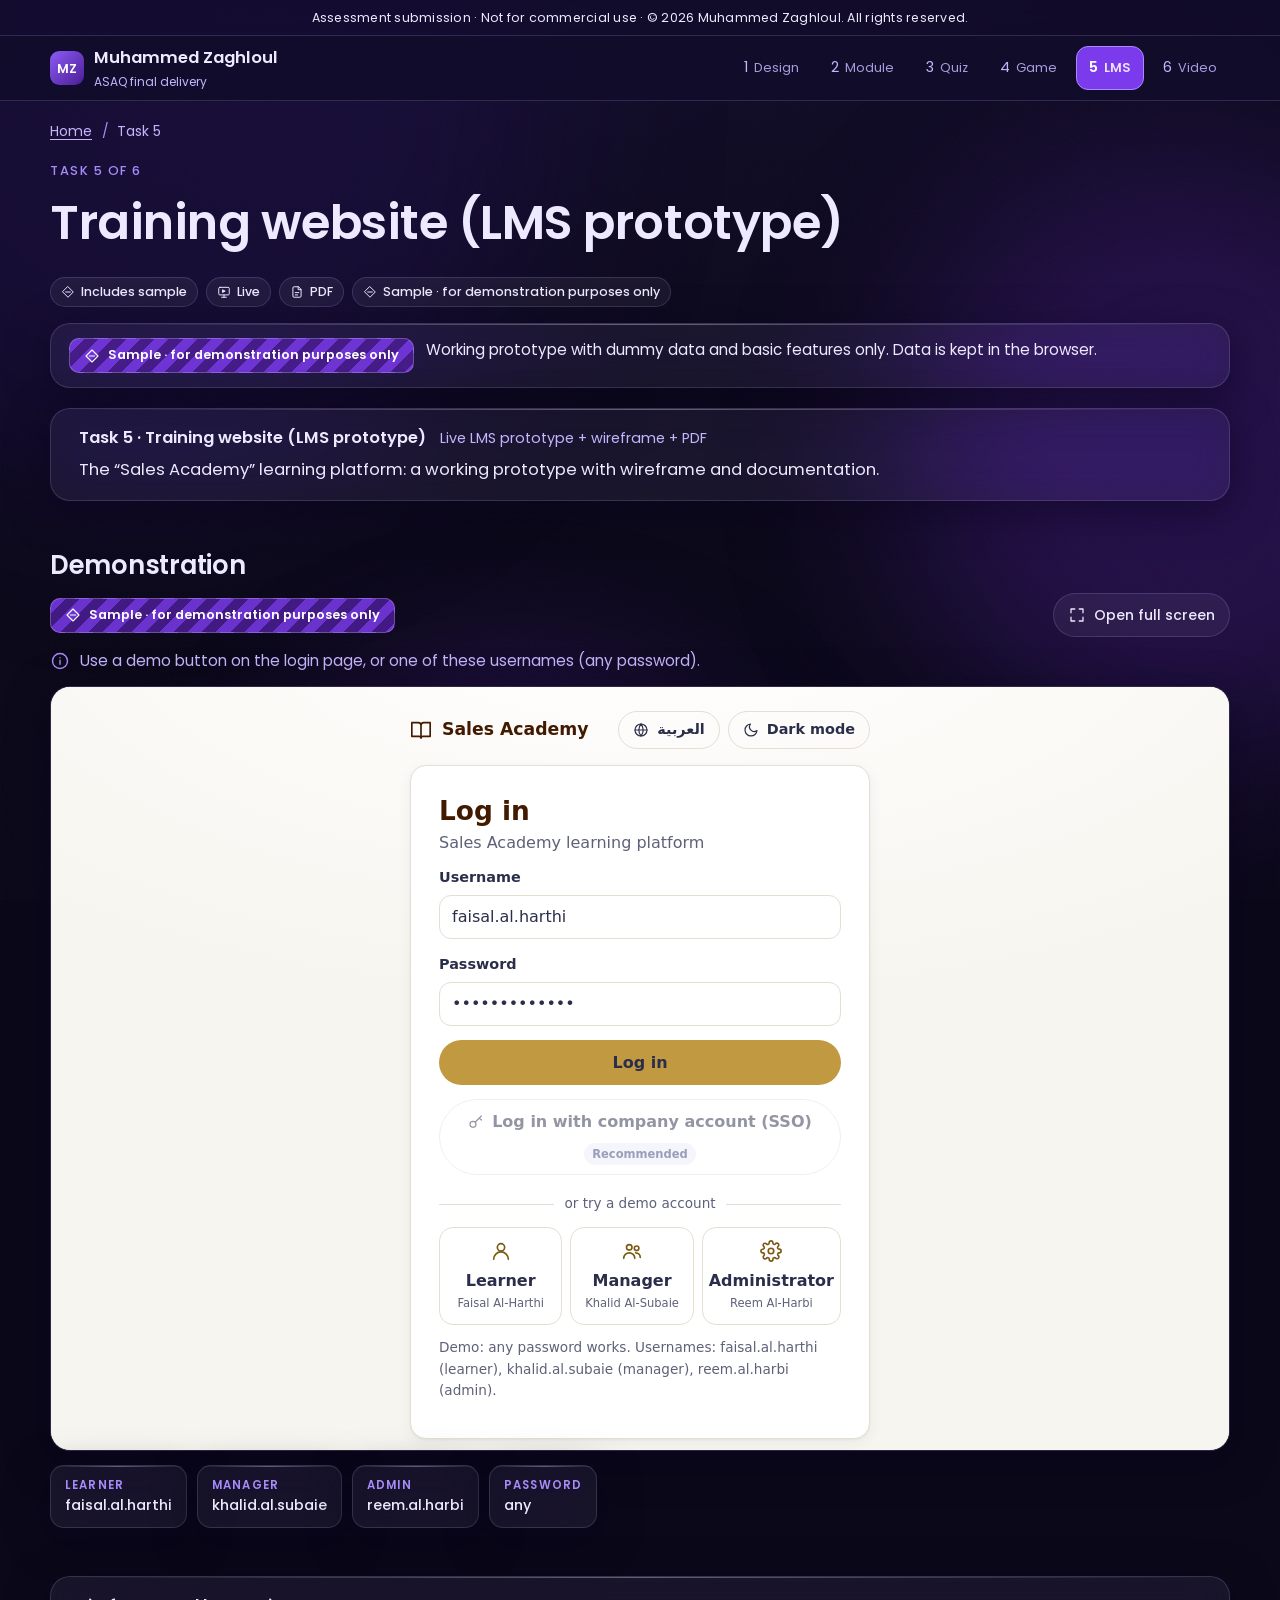
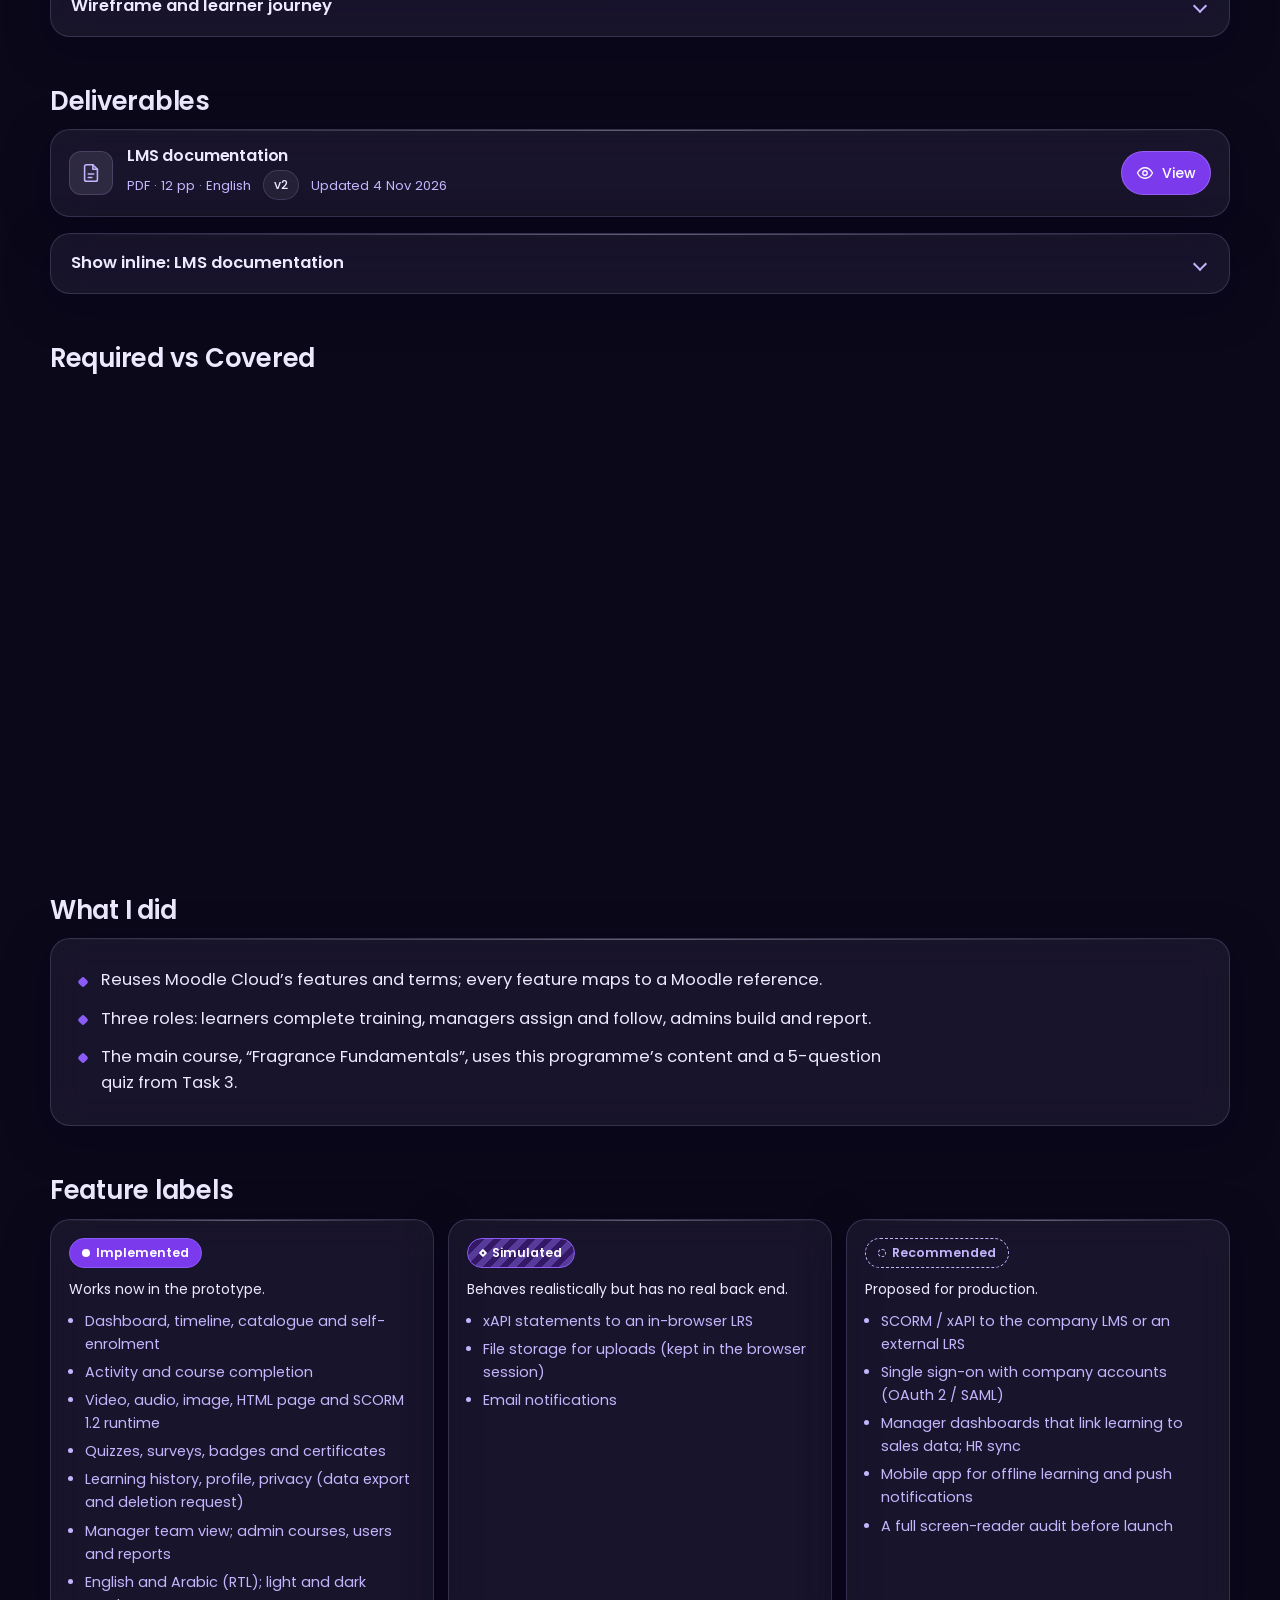
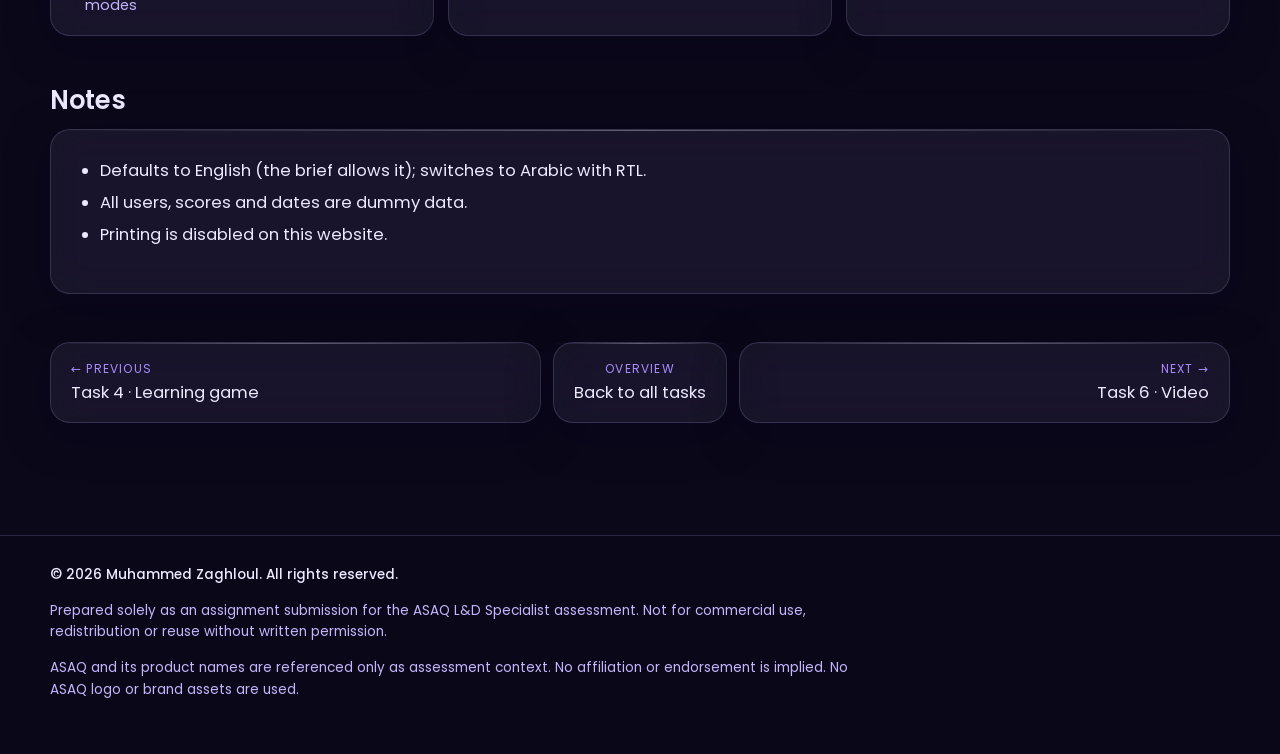
<file: apps/task5-lms/wireframe.html>
<!DOCTYPE html>
<html lang="en" dir="ltr">
<head>
<meta charset="utf-8">
<script src="../../assets/js/shield.js"></script>
<meta name="robots" content="noindex, nofollow">
<meta name="viewport" content="width=device-width, initial-scale=1">
<meta name="author" content="Muhammed Zaghloul">
<title>Wireframe · Sales Academy LMS</title>
<style>
:root{--ink:#2B2E4A;--muted:#5E6178;--line:#D6D3CC;--box:#E6E3DC;--gold:#C19941}
*{box-sizing:border-box}body{margin:0;font-family:system-ui,"Segoe UI",Roboto,Arial,sans-serif;background:#F2F1EE;color:var(--ink);line-height:1.55}
.wrap{max-width:1200px;margin:auto;padding:28px 20px 60px}h1{margin:6px 0 4px;color:#421A00}h2{font-size:1.15rem;margin:0 0 12px;color:#421A00;display:flex;gap:8px;align-items:center;flex-wrap:wrap}
.pill{display:inline-block;background:#2B2E4A;color:#E7BF67;border-radius:999px;padding:4px 12px;font-weight:700;font-size:.8rem}
.muted{color:var(--muted)}a{color:var(--ink)}
.top{display:flex;justify-content:space-between;align-items:flex-end;gap:12px;flex-wrap:wrap}
.btn{display:inline-flex;min-height:40px;align-items:center;padding:8px 16px;border-radius:999px;border:1.5px solid var(--line);text-decoration:none;font-weight:700;background:#fff}
.btn.gold{background:var(--gold);border-color:var(--gold)}
.board{background:#fff;border:1px solid #DDD9CF;border-radius:16px;padding:20px;margin-top:20px}
.g3{display:grid;grid-template-columns:repeat(3,1fr);gap:14px}.g2{display:grid;grid-template-columns:minmax(0,1fr) 300px;gap:20px;align-items:start}
.role{border:1.5px solid var(--line);border-radius:14px;padding:14px}.role h3{margin:0 0 8px;font-size:1rem}.role ul{margin:0;padding-inline-start:18px}.role li{margin:3px 0}
.role.rm{border-color:#9AA0D8}.role.ra{border-color:var(--gold)}.inh{font-size:.82rem;color:var(--muted);margin-bottom:6px}
.types{display:grid;grid-template-columns:repeat(4,1fr);gap:10px}.type{border:1.5px dashed var(--line);border-radius:12px;padding:10px}.type b{display:block}.type small{color:var(--muted)}
.scr{border:2px solid #B9B5AB;border-radius:12px;background:#FAFAF8;overflow:hidden;font-size:.78rem;color:#55524B}
.bar{height:34px;background:var(--box);border-bottom:1.5px solid #CFCBC1;display:flex;align-items:center;gap:8px;padding:0 10px}
.x{background:var(--box);border:1.5px dashed #B9B5AB;border-radius:8px;display:flex;align-items:center;justify-content:center;text-align:center;padding:6px;min-height:30px;position:relative}
.x.s{border-style:solid;background:#EFEDE8}.x.d{background:#BDB9AF;border:0;color:#3F3C36}.x.b{border-radius:999px;background:#C9C5BB;border-style:solid;padding:4px 12px}.x.l{min-height:10px;padding:0;border:0;background:#E1DED7;border-radius:6px}
.r{display:flex;gap:8px}.c{display:flex;flex-direction:column;gap:8px}.p{padding:10px}.f{flex:1}
.n{position:absolute;top:-9px;right:-9px;width:22px;height:22px;border-radius:50%;background:var(--gold);color:#2B2E4A;font-weight:800;font-size:.72rem;display:grid;place-items:center;border:2px solid #fff;z-index:2}
ol.notes{margin:0;padding-inline-start:20px;font-size:.92rem}ol.notes li{margin-bottom:6px}ol.notes li::marker{font-weight:800;color:#7A5A12}
.m{width:220px;border-radius:24px;border-width:3px}
.ref{font-size:.75rem;font-weight:700;border:1px solid var(--line);border-radius:999px;padding:2px 9px;color:var(--muted)}
@media (max-width:900px){.g3,.g2,.types{grid-template-columns:1fr}}
@media print{body{background:#fff}.board{break-inside:avoid}.noprint{display:none}}
</style>
</head>
<body>
<div class="wrap">
<div class="top"><div><span class="pill">Task 5 · Training website</span><h1>Wireframe: Sales Academy LMS</h1><p class="muted" style="margin:0">Low-fidelity structure of the platform, inspired by Moodle Cloud. Gold numbers point to the notes beside each screen.</p></div>
  <div class="noprint" style="display:flex;gap:8px"><a class="btn gold" href="index.html">Open prototype</a><a class="btn" href="index.html?lang=ar">النسخة العربية</a></div></div>

<section class="board"><h2>1 · Sitemap by role</h2>
  <div class="g3">
    <div class="role"><h3>Learner</h3><ul><li><b>Dashboard</b> (default page)</li><li>Home: course catalogue</li><li>Course page → activity player</li><li>Learning history &amp; certificates</li><li>Profile &amp; settings</li><li>Notifications</li></ul></div>
    <div class="role rm"><h3>Manager</h3><p class="inh">Everything a learner has, plus:</p><ul><li><b>My team</b>: progress, overdue, hours</li><li>Team member detail</li><li>Assign course with due date</li><li>Send reminder</li><li>Export team progress</li></ul></div>
    <div class="role ra"><h3>Administrator</h3><p class="inh">Everything a learner has, plus Site administration:</p><ul><li><b>Courses</b>: create, edit content, publish, launch, duplicate, delete</li><li><b>Users</b>: add, edit, delete, suspend, roles, managers, CSV upload, bulk actions, log in as</li><li><b>Reports</b>: overview, course completion, activity completion, satisfaction, logs, xAPI</li></ul></div>
  </div>
  <p class="muted" style="margin:12px 0 0">Global on every page: language switch (English default / Arabic RTL), light / dark mode, notifications, user menu.</p>
</section>

<section class="board"><h2>2 · Supported content types</h2>
  <div class="types">
    <div class="type"><b>Video</b><small>MP4 with captions · complete at 90% watched</small></div><div class="type"><b>SCORM</b><small>1.2 / 2004 package · complete on SCORM status</small></div>
    <div class="type"><b>HTML page</b><small>Rich text · complete on view</small></div><div class="type"><b>Audio (voice)</b><small>MP3 + transcript · complete at 90%</small></div>
    <div class="type"><b>Image</b><small>Infographic / job aid + alt text · complete on view</small></div><div class="type"><b>xAPI (advanced)</b><small>Statements to an LRS · complete on “completed”</small></div>
    <div class="type"><b>Quiz</b><small>Pass grade, 3 attempts, highest grade</small></div><div class="type"><b>Survey</b><small>Satisfaction (3 ratings + comment) · complete on submit</small></div>
  </div></section>

<section class="board"><h2>3 · Learner dashboard <span class="ref">Moodle: Dashboard · Timeline · Course overview</span></h2>
  <div class="g2"><div class="scr"><div class="bar"><span class="x l" style="width:90px"></span><span class="x l" style="width:60px"></span><span class="x l" style="width:60px"></span><span class="f"></span><span class="x" style="width:24px;height:24px;padding:0">EN</span><span class="x" style="width:24px;height:24px;padding:0">☾</span><span class="x" style="width:24px;height:24px;padding:0">🔔</span></div>
    <div class="p c"><div class="x" style="background:#F6E3E1">Overdue alert: 1 course<span class="n">1</span></div>
      <div class="r"><div class="c f"><div class="x d" style="min-height:70px;justify-content:space-between;padding:8px 14px"><span>Continue where you left off: course · last activity · %</span><span class="x b">Resume<span class="n">2</span></span></div>
        <div class="r"><div class="x s f" style="height:46px">Hours total<span class="n">3</span></div><div class="x s f">Hours 30 days</div><div class="x s f">Courses done</div><div class="x s f">Badges</div></div>
        <div class="x s c" style="align-items:stretch;padding:8px"><b>My assigned courses<span class="n">4</span></b><div class="r"><div class="x f" style="justify-content:flex-start">Course · Overdue · due date · % · MAIN</div><div class="x b">Continue</div></div><div class="r"><div class="x f" style="justify-content:flex-start">Course · Due in 5 days · %</div><div class="x b">Continue</div></div></div>
        <div class="x s" style="height:70px">Learning hours, last 8 weeks (bar chart)</div></div>
      <div class="c" style="width:170px"><div class="x s" style="height:110px">Timeline: deadlines (overdue first)<span class="n">5</span></div><div class="x s" style="height:80px">My badges<span class="n">6</span></div><div class="x s" style="height:50px">Explore catalogue</div></div></div></div></div>
    <ol class="notes"><li>Overdue courses are flagged first.</li><li>One click back to the exact activity.</li><li>Learning-hours statistics.</li><li>Assigned courses sorted overdue → due soon → in progress; the main course is tagged.</li><li>Deadlines from due dates.</li><li>Badges earned on course completion.</li></ol></div></section>

<section class="board"><h2>4 · Home: course catalogue <span class="ref">Moodle: Course categories · Self enrolment</span></h2>
  <div class="g2"><div class="scr"><div class="bar"></div><div class="p c">
    <div class="r" style="gap:4px"><span class="x b">All courses 6<span class="n">1</span></span><span class="x">Assigned to me</span><span class="x">My courses</span><span class="x">Completed</span></div>
    <div class="r"><div class="x f" style="justify-content:flex-start">🔍 Search<span class="n">2</span></div><div class="x" style="width:110px">Category ▾</div><div class="x" style="width:110px">Content type ▾</div></div>
    
    <div class="r"><div class="x s c f" style="min-height:120px">Card: image · category · title · type icons · hours · status · %<div class="x b">Continue</div></div><div class="x s c f">Card · Open enrolment<div class="x b">Enrol me<span class="n">3</span></div></div><div class="x s c f">Card · Completed<div class="x b">Certificate</div></div></div></div></div>
    <ol class="notes"><li>Tabs: all courses on the platform vs. the ones assigned to me.</li><li>Search and filter by category or content type.</li><li>Self enrolment for open courses; assigned-only courses show “by assignment”.</li></ol></div></section>

<section class="board"><h2>5 · Course player <span class="ref">Moodle: Activity completion · SCORM · Page · File · H5P/xAPI · Quiz · Feedback</span></h2>
  <div class="g2"><div class="scr"><div class="bar"></div><div class="p r">
    <div class="x s c" style="width:150px;min-height:240px;justify-content:flex-start;padding:8px">Course index · % <span class="n">1</span><div class="x l" style="width:100%"></div><div class="x l" style="width:100%"></div><div class="x l" style="width:100%"></div><div class="x l" style="width:100%"></div></div>
    <div class="c f"><div class="r"><div class="x f" style="justify-content:flex-start">Activity title · type · minutes · completion rule</div><div class="x b">To do / Done<span class="n">2</span></div></div>
      <div class="x d" style="height:120px">Player: video / audio / image / HTML / SCORM iframe / xAPI scenario / quiz / survey<span class="n">3</span></div>
      <div class="x s">Runtime panel: SCORM cmi data or xAPI statements<span class="n">4</span></div>
      <div class="r" style="justify-content:space-between"><div class="x b">← Previous</div><div class="x">5 / 8</div><div class="x b">Next →</div></div></div></div></div>
    <ol class="notes"><li>Sections with completion ticks.</li><li>Completion updates automatically when the rule is met.</li><li>One player area for every content type.</li><li>Technical transparency for SCORM and xAPI tracking.</li></ol></div></section>

<section class="board"><h2>6 · Learning history · Profile &amp; settings <span class="ref">Moodle: User profiles · Notifications · Data requests</span></h2>
  <div class="g2"><div class="r" style="flex-wrap:wrap">
    <div class="scr f" style="min-width:260px"><div class="bar"></div><div class="p c"><div class="r"><div class="x s f">Hours</div><div class="x s f">Activities</div><div class="x s f">Courses</div><div class="x s f">Badges</div></div><div class="x s" style="height:50px">Certificates (view / print)<span class="n">1</span></div><div class="x s" style="height:80px">Learning record table · Export CSV<span class="n">2</span></div></div></div>
    <div class="scr f" style="min-width:260px"><div class="bar"></div><div class="p r"><div class="x s" style="width:80px;height:140px">Avatar · name · branch</div><div class="c f"><div class="r" style="gap:4px;flex-wrap:wrap"><span class="x b">Personal</span><span class="x">Preferences</span><span class="x">Notifications</span><span class="x">Privacy</span><span class="x">Security<span class="n">3</span></span></div><div class="x" style="height:30px">Name EN / AR · email · phone</div><div class="x" style="height:30px">Language · theme</div><div class="x b" style="align-self:flex-start">Save</div></div></div></div></div>
    <ol class="notes"><li>Certificates for completed courses.</li><li>Every completed activity with date, time spent and score.</li><li>Personal info, language/theme preferences, notification choices, download my data, password.</li></ol></div></section>

<section class="board"><h2>7 · Manager: My team <span class="ref">Moodle: Mentees block (parent role) · Activity completion report</span></h2>
  <div class="g2"><div class="scr"><div class="bar"></div><div class="p c"><div class="r"><div class="x s f" style="height:46px">Members</div><div class="x s f">Avg progress</div><div class="x s f">Overdue</div><div class="x s f">Hours 30 days<span class="n">1</span></div></div>
    <div class="r" style="justify-content:flex-end"><div class="x b">+ Assign course<span class="n">2</span></div><div class="x b">Export CSV</div></div>
    <div class="x s c" style="align-items:stretch;padding:8px"><div class="r"><div class="x f" style="justify-content:flex-start">Name · branch · progress bar · done · overdue · hours · last access</div><div class="x b">✉ Remind<span class="n">3</span></div></div><div class="r"><div class="x f" style="justify-content:flex-start">Name · …</div><div class="x b">✉</div></div></div></div></div>
    <ol class="notes"><li>Team KPIs.</li><li>Assign a course to one or many members with a due date and notification.</li><li>Reminder goes to the learner’s notifications; click a name for courses and history.</li></ol></div></section>

<section class="board"><h2>8 · Admin: Courses <span class="ref">Moodle: Adding a new course · Course visibility · Manual enrolment</span></h2>
  <div class="g2"><div class="scr"><div class="bar"></div><div class="p c"><div class="r" style="gap:4px"><span class="x b">Courses</span><span class="x">Users</span><span class="x">Reports</span><span class="f"></span><span class="x b">+ New course<span class="n">1</span></span></div>
    <div class="x s" style="height:60px">Table: course · category · content icons · status (draft / published / hidden) · enrolled · completion · ✎ 👁 🚀 ⧉ 🗑</div>
    <div class="x s c" style="align-items:stretch;padding:8px"><b>Course editor<span class="n">2</span></b><div class="r"><div class="x f">Title EN / AR · summary · category · hours · visibility · self enrolment</div></div><div class="r"><div class="x f" style="justify-content:flex-start">Section · activities ↑↓ 👁 🗑</div><div class="x b">+ Add activity<span class="n">3</span></div></div></div>
    <div class="x d">Launch: audience (all / branch / managers) · due date · notify<span class="n">4</span></div></div></div>
    <ol class="notes"><li>Create a course as a draft.</li><li>Bilingual settings and a section-based content builder.</li><li>Pick one of 8 content types, upload a file or link.</li><li>Launch = publish + enrol audience + due date + notification.</li></ol></div></section>

<section class="board"><h2>9 · Admin: Users <span class="ref">Moodle: Browse list of users · Add a new user · Upload users · Roles · Log in as</span></h2>
  <div class="g2"><div class="scr"><div class="bar"></div><div class="p c"><div class="r"><div class="x f" style="justify-content:flex-start">🔍 Search</div><div class="x" style="width:90px">Role ▾</div><div class="x" style="width:90px">Status ▾</div><div class="x b">+ Add user</div><div class="x b">Upload CSV<span class="n">1</span></div></div>
    <div class="x" style="background:#E9EAF2">Bulk: suspend · activate · assign course · delete<span class="n">2</span></div>
    <div class="x s" style="height:80px">☐ name · username · role · branch · manager · status · last access · ✎ ⊘ 🔑 ⇥ 🗑<span class="n">3</span></div></div></div>
    <ol class="notes"><li>Add one user or import many from CSV (template + preview).</li><li>Bulk actions on selected users.</li><li>Edit, suspend/activate, reset password, log in as, delete (with confirmation).</li></ol></div></section>

<section class="board"><h2>10 · Admin: Reports <span class="ref">Moodle: Custom reports · Course/Activity completion reports · Logs · Feedback</span></h2>
  <div class="g2"><div class="scr"><div class="bar"></div><div class="p c"><div class="r" style="gap:4px;flex-wrap:wrap"><span class="x b">Overview</span><span class="x">Course completion</span><span class="x">Activity completion</span><span class="x">Satisfaction</span><span class="x">Logs</span><span class="x">xAPI<span class="n">1</span></span></div>
    <div class="r"><div class="x s f" style="height:46px">Users</div><div class="x s f">Active 7d</div><div class="x s f">Enrolments</div><div class="x s f">Completion %</div><div class="x s f">Overdue</div><div class="x s f">Satisfaction</div></div>
    <div class="r"><div class="x s f" style="height:80px">Completion by course</div><div class="x s f">Completion by branch<span class="n">2</span></div></div><div class="x b" style="align-self:flex-end">Export CSV<span class="n">3</span></div></div></div>
    <ol class="notes"><li>Six report tabs.</li><li>Filters by course, user and event.</li><li>Every report exports to CSV (xAPI to JSON).</li></ol></div></section>

<section class="board"><h2>11 · Mobile, Arabic (RTL) and dark mode</h2>
  <div class="r" style="flex-wrap:wrap;justify-content:center;gap:20px">
    <div class="scr m"><div class="bar">☰ <span class="f"></span> ع ☾</div><div class="p c"><div class="x d" style="height:60px">Resume</div><div class="r"><div class="x s f">Hours</div><div class="x s f">Badges</div></div><div class="x s" style="height:60px">Assigned courses</div></div></div>
    <div class="scr m" dir="rtl"><div class="bar">☰ <span class="f"></span> EN ☾</div><div class="p c"><div class="x d" style="height:60px">متابعة</div><div class="x s" style="height:40px">مقرراتي المعيّنة</div><div class="x s" style="height:40px">الخط الزمني</div></div></div>
    <div class="scr m" style="background:#1E2138;border-color:#33375A"><div class="bar" style="background:#262A45;border-color:#33375A;color:#E8E6F0">☰ <span class="f"></span> ☀</div><div class="p c"><div class="x" style="background:#2E3254;border-color:#4A4F7A;color:#E8E6F0;height:60px">Dark mode</div><div class="x" style="background:#2E3254;border-color:#4A4F7A;color:#E8E6F0;height:40px">Same layout</div></div></div>
  </div><p class="muted" style="text-align:center;margin-bottom:0">Single column on phones, collapsible menu, 44 px touch targets. The Arabic interface mirrors the layout right-to-left.</p></section>
<p class="muted" style="font-size:.85rem;margin-top:24px">Prepared by Muhammed Zaghloul</p>
</div>
</body>
</html>
</file>
<file: assets/css/site.css>
/* =====================================================================
   site.css · Design system and components
   Muhammed Zaghloul · ASAQ final delivery website
   Dark mode only · monochromatic violet · glassmorphism
   Sections:
     1. Fonts          2. Tokens          3. Base + background
     4. Layout         5. Notice bar, header, footer
     6. Buttons, chips, pills, ribbon     7. Cards (glass, task, stat)
     8. Requirement table                 9. Frames (app, Drive viewer, video)
    10. Modal, collapsible, toast, tabs  11. Page-specific blocks
    12. Motion + reduced motion          13. Print
   ===================================================================== */

/* ---------- 1. Fonts (self-hosted, OFL) ---------- */
@font-face { font-family: 'Poppins'; font-style: normal; font-weight: 300; font-display: swap; src: url('../fonts/poppins-latin-300-normal.woff2') format('woff2'); }
@font-face { font-family: 'Poppins'; font-style: normal; font-weight: 400; font-display: swap; src: url('../fonts/poppins-latin-400-normal.woff2') format('woff2'); }
@font-face { font-family: 'Poppins'; font-style: normal; font-weight: 500; font-display: swap; src: url('../fonts/poppins-latin-500-normal.woff2') format('woff2'); }
@font-face { font-family: 'Poppins'; font-style: normal; font-weight: 600; font-display: swap; src: url('../fonts/poppins-latin-600-normal.woff2') format('woff2'); }
@font-face { font-family: 'Poppins'; font-style: normal; font-weight: 700; font-display: swap; src: url('../fonts/poppins-latin-700-normal.woff2') format('woff2'); }
/* Arabic snippets only: Poppins has no Arabic glyphs, so Almarai takes these code points */
@font-face { font-family: 'Almarai'; font-style: normal; font-weight: 400; font-display: swap; src: url('../fonts/Almarai-Regular.woff2') format('woff2'); unicode-range: U+0600-06FF, U+0750-077F, U+FB50-FDFF, U+FE70-FEFF; }
@font-face { font-family: 'Almarai'; font-style: normal; font-weight: 700; font-display: swap; src: url('../fonts/Almarai-Bold.woff2') format('woff2'); unicode-range: U+0600-06FF, U+0750-077F, U+FB50-FDFF, U+FE70-FEFF; }
@font-face { font-family: 'Almarai'; font-style: normal; font-weight: 800; font-display: swap; src: url('../fonts/Almarai-ExtraBold.woff2') format('woff2'); unicode-range: U+0600-06FF, U+0750-077F, U+FB50-FDFF, U+FE70-FEFF; }

/* ---------- 2. Tokens ---------- */
:root {
  --bg-0: #0B0819;
  --bg-1: #120D2A;
  --v-950: #1E1048;
  --v-800: #4C1D95;
  --v-700: #6D28D9;
  --v-600: #7C3AED;
  --v-500: #8B5CF6;
  --v-400: #A78BFA;
  --v-300: #C4B5FD;
  --v-100: #EDE9FE;
  --glass: rgba(237, 233, 254, 0.06);
  --glass-strong: rgba(237, 233, 254, 0.10);
  --glass-border: rgba(196, 181, 253, 0.18);
  --shadow: 0 10px 40px rgba(10, 4, 30, 0.55);
  --radius: 20px;
  --radius-sm: 12px;
  --ease: cubic-bezier(.2, .8, .2, 1);
  --font: 'Poppins', 'Almarai', system-ui, -apple-system, 'Segoe UI', sans-serif;
  --wrap: 1180px;
  --notice-h: 36px;
  --head-h: 66px;
  color-scheme: dark;
}

/* ---------- 3. Base + background ---------- */
*, *::before, *::after { box-sizing: border-box; }
html { -webkit-text-size-adjust: 100%; scroll-behavior: smooth; scroll-padding-top: calc(var(--head-h) + 14px); }
body {
  margin: 0; min-height: 100vh; background: var(--bg-0); color: var(--v-100);
  font-family: var(--font); font-size: 16.5px; line-height: 1.6; font-weight: 400;
  -webkit-font-smoothing: antialiased; overflow-x: hidden;
}
img, svg, video { max-width: 100%; display: block; }
a { color: var(--v-300); text-underline-offset: 3px; }
a:hover { color: var(--v-100); }
h1, h2, h3, h4 { line-height: 1.25; margin: 0 0 .5em; font-weight: 600; letter-spacing: -.01em; }
h1 { font-size: clamp(2.2rem, 5vw, 3.6rem); }
h2 { font-size: 1.6rem; }
h3 { font-size: 1.15rem; }
p { margin: 0 0 1em; }
ul, ol { margin: 0 0 1em; padding-inline-start: 1.25em; }
li + li { margin-top: .35em; }
strong, b { font-weight: 600; }
:focus-visible { outline: 3px solid var(--v-500); outline-offset: 3px; border-radius: 6px; }
::selection { background: var(--v-700); color: #fff; }
[hidden] { display: none !important; }
.sr-only { position: absolute !important; width: 1px; height: 1px; padding: 0; margin: -1px; overflow: hidden; clip: rect(0 0 0 0); white-space: nowrap; border: 0; }
/* Arabic snippets */
[lang="ar"] { font-family: 'Almarai', var(--font); font-weight: 700; unicode-bidi: isolate; }
.ar-block { display: block; direction: rtl; text-align: right; }

/* Background: three slow, blurred blobs + a faint noise layer */
.bg { position: fixed; inset: 0; z-index: -1; overflow: hidden; background: radial-gradient(120% 80% at 50% 0%, var(--bg-1) 0%, var(--bg-0) 60%); pointer-events: none; }
.bg i { position: absolute; border-radius: 50%; filter: blur(90px); will-change: transform; }
.bg i:nth-child(1) { width: 60vmax; height: 60vmax; left: -18vmax; top: -22vmax; background: var(--v-950); opacity: .55; animation: drift1 36s var(--ease) infinite alternate; }
.bg i:nth-child(2) { width: 46vmax; height: 46vmax; right: -16vmax; top: 18vh; background: var(--v-800); opacity: .38; animation: drift2 32s var(--ease) infinite alternate; }
.bg i:nth-child(3) { width: 40vmax; height: 40vmax; left: 20vw; bottom: -24vmax; background: var(--v-700); opacity: .35; animation: drift3 40s var(--ease) infinite alternate; }
.bg::after { content: ''; position: absolute; inset: 0; opacity: .03; background-image: url("data:image/svg+xml,%3Csvg xmlns='http://www.w3.org/2000/svg' width='160' height='160'%3E%3Cfilter id='n'%3E%3CfeTurbulence type='fractalNoise' baseFrequency='.9' numOctaves='3' stitchTiles='stitch'/%3E%3C/filter%3E%3Crect width='100%25' height='100%25' filter='url(%23n)'/%3E%3C/svg%3E"); }
@keyframes drift1 { to { transform: translate(14vw, 10vh) scale(1.08); } }
@keyframes drift2 { to { transform: translate(-12vw, 14vh) scale(.94); } }
@keyframes drift3 { to { transform: translate(10vw, -12vh) scale(1.1); } }

/* ---------- 4. Layout ---------- */
.wrap { width: min(var(--wrap), 100% - 32px); margin-inline: auto; }
main { display: block; padding-bottom: 48px; }
.section { margin-top: 48px; }
.section > h2 { display: flex; align-items: center; gap: 12px; }
.section-lead { color: var(--v-300); max-width: 72ch; }
.grid { display: grid; gap: 20px; }
.muted { color: var(--v-300); }
.small { font-size: .875rem; }
.eyebrow { font-size: .8rem; text-transform: uppercase; letter-spacing: .12em; color: var(--v-400); font-weight: 500; margin: 0 0 12px; }
.skip { position: absolute; left: 12px; top: -60px; z-index: 1000; background: var(--v-600); color: #fff; padding: 10px 16px; border-radius: 10px; text-decoration: none; font-weight: 600; }
.skip:focus { top: 8px; }

/* ---------- 5. Notice bar, header, footer ---------- */
.notice {
  position: relative; min-height: var(--notice-h);
  display: flex; align-items: center; justify-content: center; text-align: center; padding: 6px 16px;
  font-size: .78rem; letter-spacing: .02em; color: var(--v-100);
  background: rgba(18, 13, 42, 0.72); border-bottom: 1px solid var(--glass-border);
  -webkit-backdrop-filter: blur(14px) saturate(140%); backdrop-filter: blur(14px) saturate(140%);
}
.site-head {
  position: sticky; top: 0; z-index: 60; padding: 8px 0;
  background: rgba(18, 13, 42, 0.88); border-bottom: 1px solid var(--glass-border);
  -webkit-backdrop-filter: blur(16px) saturate(140%); backdrop-filter: blur(16px) saturate(140%);
}
.site-head .wrap { display: flex; align-items: center; justify-content: space-between; gap: 12px; min-height: 48px; }
.brand { display: inline-flex; align-items: center; gap: 10px; text-decoration: none; color: var(--v-100); font-weight: 600; min-height: 44px; min-width: 44px; }
.brand svg { width: 34px; height: 34px; flex: none; }
.brand span small { display: block; font-weight: 400; font-size: .75rem; color: var(--v-300); }
.topnav { display: flex; gap: 6px; flex-wrap: nowrap; }
.topnav a { display: inline-flex; align-items: center; justify-content: center; min-width: 44px; min-height: 44px; padding: 0 12px; border-radius: 12px; text-decoration: none; color: var(--v-300); font-size: .9rem; border: 1px solid transparent; }
.topnav .tl { margin-left: 6px; font-size: .8rem; opacity: .85; }
@media (max-width: 1000px) { .topnav .tl { display: none; } }
.topnav a:hover { color: var(--v-100); background: var(--glass); }
.topnav a[aria-current="page"] { color: #fff; background: var(--v-600); border-color: var(--v-400); font-weight: 600; }
.brand[aria-current="page"] svg { outline: 2px solid var(--v-400); outline-offset: 2px; border-radius: 11px; }
@media (max-width: 560px) {
  .brand > span { position: absolute; width: 1px; height: 1px; overflow: hidden; clip: rect(0 0 0 0); white-space: nowrap; }
  .topnav { gap: 4px; }
  .topnav a { padding: 0; }
}
@media (max-width: 420px) { .topnav { gap: 2px; } }
.site-foot { margin-top: 64px; padding: 28px 0 40px; border-top: 1px solid var(--glass-border); background: rgba(11, 8, 25, .5); }
.site-foot p { font-size: .85rem; color: var(--v-300); max-width: 90ch; }
.site-foot p:first-child { color: var(--v-100); font-weight: 500; }

/* ---------- 6. Buttons, chips, pills, ribbon ---------- */
.btn {
  display: inline-flex; align-items: center; justify-content: center; gap: 8px; min-height: 44px; padding: 10px 18px;
  border-radius: 999px; font: 500 .95rem/1.2 var(--font); text-decoration: none; cursor: pointer;
  color: #fff; background: var(--v-600); border: 1px solid rgba(237, 233, 254, .22);
  transition: background .25s var(--ease), transform .25s var(--ease), border-color .25s var(--ease);
}
.btn:hover { background: var(--v-700); color: #fff; }
.btn:active { background: var(--v-700); transform: translateY(1px); }
.btn svg { width: 18px; height: 18px; flex: none; }
.btn.ghost { background: var(--glass); color: var(--v-100); border-color: var(--glass-border); }
.btn.ghost:hover { background: var(--glass-strong); border-color: var(--v-400); }
.btn.sm { min-height: 44px; padding: 8px 14px; font-size: .875rem; }
.btn[disabled], .btn[aria-disabled="true"] { opacity: .55; cursor: not-allowed; }
.btn-row { display: flex; flex-wrap: wrap; gap: 10px; align-items: center; }

.chip { display: inline-flex; align-items: center; gap: 6px; padding: 4px 10px; border-radius: 999px; font-size: .78rem; font-weight: 500; color: var(--v-100); background: var(--glass); border: 1px solid var(--glass-border); white-space: nowrap; }
.chip svg { width: 14px; height: 14px; }
.chips { display: flex; flex-wrap: wrap; gap: 8px; }

/* Status pills: meaning never by colour alone (fill style + word) */
.pill { display: inline-flex; align-items: center; gap: 6px; padding: 4px 12px; border-radius: 999px; font-size: .78rem; font-weight: 600; white-space: nowrap; border: 1.5px solid var(--v-500); color: var(--v-100); }
.pill::before { content: ''; width: 8px; height: 8px; border-radius: 50%; flex: none; }
.pill.covered { background: var(--v-600); border-color: var(--v-500); color: #fff; }
.pill.covered::before { background: #fff; }
.pill.sample { background: repeating-linear-gradient(135deg, rgba(139, 92, 246, .55) 0 6px, rgba(76, 29, 149, .55) 6px 12px); color: #fff; }
.pill.sample::before { background: transparent; border: 2px solid #fff; width: 6px; height: 6px; transform: rotate(45deg); border-radius: 1px; }
.pill.partial { background: transparent; color: var(--v-100); }
.pill.partial::before { background: transparent; border: 2px solid var(--v-300); }
.pill.not, .pill.rec { background: transparent; border-style: dashed; border-color: var(--v-300); color: var(--v-300); }
.pill.not::before, .pill.rec::before { background: transparent; border: 1.5px dashed var(--v-300); }
.pill.impl { background: var(--v-600); color: #fff; } .pill.impl::before { background: #fff; }
.pill.sim { background: repeating-linear-gradient(135deg, rgba(139, 92, 246, .55) 0 6px, rgba(76, 29, 149, .55) 6px 12px); color: #fff; }
.pill.sim::before { background: transparent; border: 2px solid #fff; width: 6px; height: 6px; transform: rotate(45deg); border-radius: 1px; }

.ribbon { display: inline-flex; align-items: center; gap: 8px; padding: 6px 14px; border-radius: 10px; font-size: .8rem; font-weight: 600; color: #fff; background: repeating-linear-gradient(135deg, rgba(124, 58, 237, .85) 0 10px, rgba(76, 29, 149, .85) 10px 20px); border: 1px solid rgba(237, 233, 254, .25); }
.ribbon svg { width: 16px; height: 16px; }

/* ---------- 7. Cards ---------- */
.glass {
  position: relative; background: var(--glass); border: 1px solid var(--glass-border); border-radius: var(--radius); box-shadow: var(--shadow);
  -webkit-backdrop-filter: blur(18px) saturate(140%); backdrop-filter: blur(18px) saturate(140%);
}
.glass::before { content: ''; position: absolute; inset: 0 0 auto 0; height: 1px; border-radius: var(--radius) var(--radius) 0 0; background: linear-gradient(90deg, transparent, rgba(237, 233, 254, .35), transparent); pointer-events: none; }
@supports not ((backdrop-filter: blur(1px)) or (-webkit-backdrop-filter: blur(1px))) {
  .glass, .notice, .modal-box { background: rgba(30, 16, 72, 0.85); }
}
.pad { padding: clamp(18px, 3vw, 28px); }

/* Hero */
.hero { padding: clamp(36px, 7vw, 80px) 0 12px; }
.hero h1 { max-width: 18ch; background: linear-gradient(180deg, #fff, var(--v-300)); -webkit-background-clip: text; background-clip: text; color: transparent; }
.hero .sub { font-size: clamp(1.05rem, 2vw, 1.25rem); color: var(--v-300); max-width: 60ch; }
.hero .author { margin-top: 18px; font-weight: 500; color: var(--v-100); }

.points { list-style: none; padding: 0; margin: 0; display: grid; gap: 16px; }
.points li { display: grid; grid-template-columns: 36px 1fr; gap: 12px; margin: 0; align-items: start; }
.points .num { width: 36px; height: 36px; border-radius: 12px; display: grid; place-items: center; background: var(--glass-strong); border: 1px solid var(--glass-border); color: var(--v-300); font-weight: 600; }

/* Review steps strip */
.steps { list-style: none; margin: 0 0 12px; padding: 0; display: grid; gap: 12px; grid-template-columns: 1fr; }
.steps li { margin: 0; display: flex; align-items: center; gap: 12px; padding: 12px 16px; }
.steps .sn { flex: none; width: 30px; height: 30px; border-radius: 50%; display: grid; place-items: center; font-weight: 600; font-size: .85rem; background: var(--v-600); color: #fff; }

/* Task cards */
.cards { display: grid; gap: 20px; grid-template-columns: 1fr; }
.tcard { display: flex; flex-direction: column; gap: 14px; padding: 22px; text-decoration: none; color: var(--v-100); transition: transform .3s var(--ease), border-color .3s var(--ease), background .3s var(--ease); min-height: 100%; }
.tcard:hover, .tcard:focus-visible { transform: translateY(-4px); border-color: var(--v-400); background: var(--glass-strong); color: var(--v-100); }
.tcard .top { display: flex; align-items: center; justify-content: space-between; gap: 10px; }
.tcard .no { font-size: .8rem; letter-spacing: .12em; text-transform: uppercase; color: var(--v-400); font-weight: 600; }
.tcard h3 { font-size: 1.2rem; margin: 0; }
.tcard p { margin: 0; color: var(--v-300); font-size: .95rem; flex: 1; }
.tcard .bottom { display: flex; align-items: center; justify-content: space-between; gap: 10px; }
.tcard .types { display: flex; gap: 8px; flex-wrap: wrap; }
.tcard .arrow { width: 44px; height: 44px; border-radius: 50%; display: grid; place-items: center; background: var(--v-600); color: #fff; flex: none; transition: transform .3s var(--ease); }
.tcard:hover .arrow { transform: translateX(3px); }
.tcard .arrow svg { width: 20px; height: 20px; }

/* Quick facts */
.facts { display: grid; gap: 12px; grid-template-columns: repeat(2, minmax(0, 1fr)); }
.fact { padding: 14px 16px; border-radius: 16px; }
.fact dt { font-size: .75rem; text-transform: uppercase; letter-spacing: .1em; color: var(--v-400); margin-bottom: 4px; }
.fact dd { margin: 0; font-weight: 500; font-size: .95rem; }

/* Summary block under the task header */
.brief { margin-top: 20px; padding-block: 16px; }
.brief p { margin: 0; }
.brief-line { display: flex; flex-wrap: wrap; gap: 4px 14px; align-items: baseline; }
.brief-out { color: var(--v-300); font-size: .9rem; }
.brief-sum { margin-top: 6px !important; color: var(--v-100); }

/* Page header */
.crumbs { font-size: .875rem; color: var(--v-300); margin: 8px 0 8px; }
.crumbs ol { list-style: none; padding: 0; margin: 0; display: flex; gap: 8px; flex-wrap: wrap; align-items: center; }
.crumbs li { display: flex; align-items: center; }
.crumbs li { margin: 0; }
.crumbs li + li::before { content: '/'; margin-inline-end: 8px; color: var(--v-400); }
.crumbs a { display: inline-flex; align-items: center; min-height: 44px; min-width: 44px; }
.page-head h1 { font-size: clamp(2rem, 4.5vw, 3rem); }
.page-head .sum { font-size: 1.1rem; color: var(--v-300); max-width: 70ch; }
.sample-note { margin-top: 16px; padding: 14px 18px; display: grid; grid-template-columns: auto 1fr; gap: 12px; align-items: start; }
.sample-note p { margin: 0; color: var(--v-100); font-size: .95rem; }

/* ---------- 8. Requirement table ---------- */
.req { width: 100%; border-collapse: separate; border-spacing: 0; font-size: .95rem; }
.req th, .req td { text-align: left; vertical-align: top; padding: 14px 16px; border-bottom: 1px solid var(--glass-border); }
.req th { font-size: .75rem; text-transform: uppercase; letter-spacing: .1em; color: var(--v-400); font-weight: 600; }
.req tbody tr:last-child td { border-bottom: 0; }
.req td:first-child { font-weight: 500; }
.req .why { display: block; margin-top: 8px; color: var(--v-300); font-size: .875rem; }
.req .why b { color: var(--v-100); }
.req .where { color: var(--v-300); }
/* Stacked cards on narrow screens */
@media (max-width: 760px) {
  .req thead, .req thead tr, .req th { display: block; }
  .req thead { position: absolute; width: 1px; height: 1px; overflow: hidden; clip: rect(0 0 0 0); white-space: nowrap; }
  .req, .req tbody, .req tr, .req td { display: block; width: 100%; }
  .req tr { padding: 14px 16px; border-bottom: 1px solid var(--glass-border); }
  .req tbody tr:last-child { border-bottom: 0; }
  .req td { border: 0; padding: 4px 0; }
  .req td::before { content: attr(data-label); display: block; font-size: .72rem; text-transform: uppercase; letter-spacing: .1em; color: var(--v-400); margin-top: 6px; }
  .req td:first-child::before { margin-top: 0; }
}

/* ---------- 9. Frames ---------- */
.demo-bar { display: flex; flex-wrap: wrap; gap: 12px; align-items: center; justify-content: space-between; margin-bottom: 12px; }
.hint { display: flex; gap: 10px; align-items: flex-start; color: var(--v-300); font-size: .95rem; margin: 0 0 12px; }
.hint svg { width: 20px; height: 20px; flex: none; margin-top: 2px; color: var(--v-400); }
.frame-wrap { position: relative; border-radius: var(--radius); overflow: hidden; border: 1px solid var(--glass-border); background: #0d0a1f; box-shadow: var(--shadow); }
.frame-wrap iframe { display: block; width: 100%; height: 100%; border: 0; background: #fff; }
.frame-wrap.r169 { aspect-ratio: 16 / 9; }
.frame-wrap.app { aspect-ratio: auto; height: clamp(560px, 56.25vw, 820px); max-width: 100%; }
@media (min-width: 1024px) { .demo-split .frame-wrap.app { height: clamp(560px, 46vw, 700px); } }
.frame-wrap.tall { height: 85vh; min-height: 620px; }
.frame-wrap.wire { height: 80vh; min-height: 520px; }
.frame-wrap:fullscreen { border-radius: 0; border: 0; width: 100vw; height: 100vh; aspect-ratio: auto; }
.frame-wrap:-webkit-full-screen { border-radius: 0; border: 0; width: 100vw; height: 100vh; }
/* Fallback when the Fullscreen API is not available (e.g. iPhone): fill the window */
.frame-wrap.pseudo-fs { position: fixed; inset: 0; z-index: 900; border-radius: 0; height: 100%; min-height: 0; aspect-ratio: auto; }
.fs-exit { position: absolute; top: 10px; right: 10px; z-index: 5; display: none; }
.frame-wrap.pseudo-fs .fs-exit { display: inline-flex; }
@media (max-width: 760px) {
  .frame-wrap.app { height: 78vh; min-height: 560px; }
  .frame-wrap.tall { height: 88vh; }
}
.demo-split { display: grid; gap: 20px; grid-template-columns: 1fr; align-items: start; }

/* Drive viewer */
.dv { position: relative; border-radius: var(--radius); overflow: hidden; border: 1px solid var(--glass-border); background: #15112a; box-shadow: var(--shadow); }
.dv.pdf { height: max(70vh, calc(min(1180px, 100vw - 32px) * .75)); }
.dv.video { aspect-ratio: 16 / 9; }
@media (max-width: 760px) { .dv.pdf { aspect-ratio: auto; height: 82vh; min-height: 520px; } }
.dv iframe { position: absolute; inset: 0; width: 100%; height: 100%; border: 0; background: #2a2540; }
/* Pop-out shield: swallows clicks on Drive's own "open in new window" corner */
.dv-shield { position: absolute; top: 0; right: 0; width: 72px; height: 64px; z-index: 3; cursor: not-allowed; background: transparent; }
/* Faint diagonal watermark, never intercepts input */
.dv-mark { position: absolute; inset: 0; z-index: 2; pointer-events: none; opacity: .07; background-repeat: repeat; background-size: 520px 260px; }
.dv-state { position: absolute; inset: 0; z-index: 4; display: grid; place-items: center; text-align: center; padding: 24px; background: rgba(18, 13, 42, .92); }
.dv-state p { margin: 12px 0 0; color: var(--v-100); max-width: 40ch; }
.dv-state svg { width: 40px; height: 40px; margin: 0 auto; color: var(--v-400); }
.dv-state .spin { width: 36px; height: 36px; border-radius: 50%; border: 3px solid var(--glass-border); border-top-color: var(--v-400); margin: 0 auto; animation: spin 1s linear infinite; }
@keyframes spin { to { transform: rotate(360deg); } }
.dv-empty { display: grid; place-items: center; text-align: center; gap: 10px; padding: 40px 20px; min-height: 220px; border-radius: var(--radius); border: 1px dashed var(--glass-border); background: var(--glass); }
.dv-empty svg { width: 40px; height: 40px; color: var(--v-400); }
.dv-empty p { margin: 0; font-weight: 500; }
/* Poster placeholder for videos (click to load the player) */
.dv-poster { font: inherit; color: inherit; position: absolute; inset: 0; z-index: 4; width: 100%; height: 100%; padding: 0; border: 0; cursor: pointer; background: #000 center / cover no-repeat; display: grid; place-items: center; }
.dv-poster::after { content: ''; position: absolute; inset: 0; background: linear-gradient(180deg, rgba(11, 8, 25, 0) 40%, rgba(11, 8, 25, .75)); }
.dv-poster .play { position: relative; z-index: 1; width: 76px; height: 76px; border-radius: 50%; display: grid; place-items: center; background: rgba(124, 58, 237, .92); color: #fff; border: 2px solid rgba(255, 255, 255, .7); box-shadow: 0 8px 30px rgba(0, 0, 0, .45); transition: transform .25s var(--ease); }
.dv-poster:hover .play, .dv-poster:focus-visible .play { transform: scale(1.06); }
.dv-poster .play svg { width: 30px; height: 30px; margin-left: 4px; }
.dv-poster .cap { position: absolute; z-index: 1; left: 16px; right: 16px; bottom: 14px; color: #fff; font-weight: 500; text-align: left; font-size: .95rem; }
.viewer-meta { display: flex; flex-wrap: wrap; gap: 8px; align-items: center; justify-content: space-between; margin: 0 0 10px; }
.viewer-meta h3 { margin: 0; font-size: 1.05rem; }

/* ---------- 10. Modal, collapsible, toast, tabs ---------- */
.modal { position: fixed; inset: 0; z-index: 800; display: grid; place-items: center; padding: 16px; background: rgba(6, 3, 18, .72); -webkit-backdrop-filter: blur(6px); backdrop-filter: blur(6px); }
.modal-box { width: min(1200px, 100%); max-height: calc(100vh - 32px); overflow: auto; padding: 18px; display: flex; flex-direction: column; gap: 12px; }
.modal-head { display: flex; align-items: center; justify-content: space-between; gap: 12px; }
.modal-head h2 { font-size: 1.15rem; margin: 0; }
.icon-btn { width: 44px; height: 44px; border-radius: 50%; display: grid; place-items: center; border: 1px solid var(--glass-border); background: var(--glass); color: var(--v-100); cursor: pointer; flex: none; }
.icon-btn:hover { background: var(--glass-strong); border-color: var(--v-400); }
.icon-btn svg { width: 20px; height: 20px; }
.modal .dv.pdf { min-height: 0; height: calc(100vh - 150px); aspect-ratio: auto; }
.modal .dv.video { width: 100%; }
body.modal-open { overflow: hidden; }

details.coll { border-radius: var(--radius); }
details.coll > summary { list-style: none; cursor: pointer; display: flex; align-items: center; justify-content: space-between; gap: 12px; padding: 16px 20px; min-height: 56px; font-weight: 600; border-radius: var(--radius); }
details.coll > summary::-webkit-details-marker { display: none; }
details.coll > summary::after { content: ''; width: 10px; height: 10px; border-right: 2px solid var(--v-300); border-bottom: 2px solid var(--v-300); transform: rotate(45deg); transition: transform .25s var(--ease); flex: none; margin-right: 4px; }
details.coll[open] > summary::after { transform: rotate(-135deg); }
details.coll > summary:hover { background: var(--glass); }
details.coll > .coll-body { padding: 0 20px 20px; }

.toast { position: fixed; left: 50%; bottom: 24px; z-index: 950; transform: translate(-50%, 20px); opacity: 0; padding: 12px 18px; border-radius: 14px; background: rgba(30, 16, 72, .95); border: 1px solid var(--glass-border); color: var(--v-100); box-shadow: var(--shadow); transition: opacity .3s var(--ease), transform .3s var(--ease); pointer-events: none; font-size: .9rem; max-width: calc(100vw - 32px); }
.toast.on { opacity: 1; transform: translate(-50%, 0); }

/* ---------- 11. Page-specific blocks ---------- */
.prose p, .prose li { color: var(--v-100); max-width: 75ch; }
.did { list-style: none; padding: 0; margin: 0; display: grid; gap: 12px; }
.did li { margin: 0; padding-inline-start: 22px; position: relative; }
.did li::before { content: ''; position: absolute; left: 0; top: .62em; width: 8px; height: 8px; border-radius: 2px; background: var(--v-500); transform: rotate(45deg); }

/* Highlights strip (Task 1) */
.highlights { display: grid; gap: 14px; grid-template-columns: 1fr; margin-bottom: 20px; }
.hl { padding: 18px; }
.hl h3 { font-size: 1rem; margin-bottom: 8px; color: var(--v-100); }
.hl p, .hl li { font-size: .9rem; color: var(--v-300); margin: 0; }
.hl ul { padding-inline-start: 1.1em; margin: 0; }

/* Tracking panel (Task 2) */
.track { padding: 18px; }
.track h3 { display: flex; align-items: center; justify-content: space-between; gap: 8px; font-size: 1rem; }
.meter { height: 10px; border-radius: 999px; background: rgba(237, 233, 254, .1); overflow: hidden; margin: 6px 0 14px; border: 1px solid var(--glass-border); }
.meter i { display: block; height: 100%; width: 0; background: linear-gradient(90deg, var(--v-600), var(--v-400)); transition: width .4s var(--ease); }
.track dl { margin: 0; display: grid; grid-template-columns: auto 1fr; gap: 6px 12px; font-size: .9rem; }
.track dt { color: var(--v-300); }
.track dd { margin: 0; font-weight: 500; text-align: right; }
.track .log { margin-top: 12px; font-size: .8rem; color: var(--v-300); max-height: 140px; overflow: auto; border-top: 1px solid var(--glass-border); padding-top: 10px; }
.track .log div + div { margin-top: 4px; }

/* Question gallery (Task 3) */
.qgrid { display: grid; gap: 16px; grid-template-columns: 1fr; }
.qcard { padding: 18px; display: flex; flex-direction: column; gap: 10px; }
.qcard .qhead { display: flex; align-items: center; justify-content: space-between; gap: 8px; flex-wrap: wrap; }
.qcard .qno { font-weight: 600; color: var(--v-400); font-size: .85rem; letter-spacing: .08em; text-transform: uppercase; }
.qcard .stem { font-size: 1.05rem; line-height: 1.8; }
.qcard ul.opts { list-style: none; padding: 0; margin: 0; display: grid; gap: 6px; direction: rtl; }
.qcard ul.opts li { margin: 0; padding: 6px 12px; border-radius: 10px; background: rgba(237, 233, 254, .05); border: 1px solid var(--glass-border); font-size: .95rem; }
.qcard .gloss { color: var(--v-300); font-size: .9rem; margin: 0; }
.qcard .live { margin-top: auto; }

/* Demo accounts (Task 5) */
.accounts { display: flex; flex-wrap: wrap; gap: 10px; margin-top: 14px; }
.account { padding: 10px 14px; border-radius: 14px; font-size: .9rem; }
.account b { display: block; font-size: .72rem; letter-spacing: .1em; text-transform: uppercase; color: var(--v-400); font-weight: 600; }
.account code { font-family: inherit; font-weight: 500; color: var(--v-100); }
.legend { display: grid; gap: 14px; grid-template-columns: 1fr; }
.legend .col { padding: 18px; }
.legend .col ul { margin: 10px 0 0; padding-inline-start: 1.1em; font-size: .9rem; color: var(--v-300); }

/* Script table (Task 6) */
.script { width: 100%; border-collapse: collapse; font-size: .92rem; }
.script th, .script td { padding: 10px 12px; border-bottom: 1px solid var(--glass-border); vertical-align: top; text-align: left; }
.script th { font-size: .72rem; text-transform: uppercase; letter-spacing: .1em; color: var(--v-400); }
.script td.t { white-space: nowrap; color: var(--v-300); font-variant-numeric: tabular-nums; }
.script td[lang="ar"] { text-align: right; font-weight: 400; line-height: 1.9; }
.script td.ost[lang="ar"] { font-weight: 700; }
.script .seg { display: block; font-size: .72rem; color: var(--v-400); margin-bottom: 2px; }
.tbl-scroll { overflow-x: auto; }
@media (max-width: 760px) {
  .script thead, .script thead tr, .script th { display: block; }
  .script thead { position: absolute; width: 1px; height: 1px; overflow: hidden; clip: rect(0 0 0 0); white-space: nowrap; }
  .script, .script tbody, .script tr, .script td { display: block; width: 100%; }
  .script tr { padding: 12px 0; border-bottom: 1px solid var(--glass-border); }
  .script td { border: 0; padding: 3px 0; }
  .script td::before { content: attr(data-label); display: block; font-size: .7rem; text-transform: uppercase; letter-spacing: .1em; color: var(--v-400); }
  .script td[lang="ar"] { text-align: right; }
  .script td[lang="ar"]::before { text-align: left; font-family: var(--font); font-weight: 500; }
}

/* Deliverables list */
.files { list-style: none; padding: 0; margin: 0; display: grid; gap: 12px; }
.file { margin: 0; padding: 16px 18px; display: grid; grid-template-columns: 44px 1fr; gap: 14px; align-items: center; }
.file .ico { width: 44px; height: 44px; border-radius: 12px; display: grid; place-items: center; background: var(--glass-strong); border: 1px solid var(--glass-border); color: var(--v-300); }
.file .ico svg { width: 22px; height: 22px; }
.file h3 { font-size: 1rem; margin: 0 0 4px; }
.file .meta { display: flex; flex-wrap: wrap; gap: 6px 12px; font-size: .82rem; color: var(--v-300); align-items: center; }
.file .act { grid-column: 1 / -1; display: flex; gap: 10px; flex-wrap: wrap; }
.file .note { grid-column: 1 / -1; font-size: .85rem; color: var(--v-300); margin: 0; }

/* Prev / next */
.pager { display: grid; gap: 12px; grid-template-columns: 1fr; margin-top: 48px; }
.pager a { display: flex; flex-direction: column; gap: 2px; padding: 16px 20px; text-decoration: none; color: var(--v-100); min-height: 64px; justify-content: center; transition: border-color .3s var(--ease), background .3s var(--ease); }
.pager a:hover { border-color: var(--v-400); background: var(--glass-strong); }
.pager small { color: var(--v-400); font-size: .75rem; text-transform: uppercase; letter-spacing: .1em; }
.pager .next { text-align: right; }
.pager .all { text-align: center; }

/* Connection diagram */
.diagram { width: 100%; height: auto; }
.diagram text { font-family: var(--font); fill: var(--v-100); }
.diagram .lbl { font-size: 15px; font-weight: 600; }
.diagram .sub { font-size: 12px; fill: var(--v-300); }
.diagram .edge { font-size: 12px; fill: var(--v-300); }
.diagram .node { fill: rgba(237, 233, 254, .07); stroke: rgba(196, 181, 253, .45); stroke-width: 1.2; }
.diagram .node.inner { fill: rgba(124, 58, 237, .22); }
.diagram .wire { stroke: var(--v-400); stroke-width: 1.6; fill: none; }
.diagram .wire.dash { stroke-dasharray: 5 5; }
.diagram-mobile { display: block; }
.diagram-desk { display: none; }

/* 404 */
.nf { margin: 72px auto 0; max-width: 560px; text-align: center; }

/* Devtools overlay (from shield.js) uses inline styles; nothing here. */

/* ---------- Responsive ---------- */
@media (min-width: 640px) {
  .steps { grid-template-columns: repeat(2, 1fr); }
  .facts { grid-template-columns: repeat(4, minmax(0, 1fr)); }
  .pager { grid-template-columns: 1fr 1fr; }
  .pager .all { grid-column: 1 / -1; }
  .file { grid-template-columns: 44px 1fr auto; }
  .file .act { grid-column: auto; }
  .qgrid { grid-template-columns: repeat(2, 1fr); }
}
@media (min-width: 768px) {
  .cards { grid-template-columns: repeat(2, 1fr); }
  .highlights { grid-template-columns: repeat(2, 1fr); }
  .legend { grid-template-columns: repeat(3, 1fr); }
  .diagram-mobile { display: none; }
  .diagram-desk { display: block; }
}
@media (min-width: 1024px) {
  .cards { grid-template-columns: repeat(3, 1fr); }
  .steps { grid-template-columns: repeat(4, 1fr); }
  .highlights { grid-template-columns: repeat(4, 1fr); }
  .demo-split { grid-template-columns: minmax(0, 1fr) 280px; }
  .pager { grid-template-columns: 1fr auto 1fr; }
  .pager .all { grid-column: auto; order: 0; align-self: stretch; }
}

/* ---------- 12. Motion ---------- */
.reveal { opacity: 0; transform: translateY(12px); transition: opacity .4s var(--ease), transform .4s var(--ease); }
.reveal.in { opacity: 1; transform: none; }
.no-js .reveal, .no-io .reveal { opacity: 1; transform: none; }
@media (prefers-reduced-motion: reduce) {
  *, *::before, *::after { animation-duration: .001ms !important; animation-iteration-count: 1 !important; transition-duration: .001ms !important; scroll-behavior: auto !important; }
  html { scroll-behavior: auto; }
  .bg i { animation: none !important; }
  .reveal { opacity: 1; transform: none; }
  .tcard:hover, .tcard:focus-visible { transform: none; }
}

/* ---------- 13. Print (also enforced by shield.js) ---------- */
@media print {
  body * { display: none !important; }
  body::after { content: 'Printing is disabled for this submission. \00A9  Muhammed Zaghloul'; display: block !important; position: fixed; top: 45%; left: 0; right: 0; text-align: center; font: 600 16pt/1.4 'Poppins', sans-serif; color: #000; }
  body { background: #fff !important; }
}

/* Long chips wrap inside narrow cards */
.file > div { min-width: 0; }
.file .chip, .page-head .chip, .ribbon { white-space: normal; }
</file>
<file: apps/task2-module/assets/css/module.css>
@font-face{font-family:'Almarai';src:url('../fonts/Almarai-Regular.woff2') format('woff2');font-weight:400;font-display:swap}
@font-face{font-family:'Almarai';src:url('../fonts/Almarai-Bold.woff2') format('woff2');font-weight:700;font-display:swap}
@font-face{font-family:'Almarai';src:url('../fonts/Almarai-ExtraBold.woff2') format('woff2');font-weight:800;font-display:swap}

:root{
  --ivory:#F7F5EF; --screen:#FBF7EE; --band:#F3EDE0; --border:#E3D9C0;
  --navy:#2B2E4A; --navy-2:#363A5C; --gold:#C19941; --gold-lt:#E7BF67; --gold-dk:#9B731B;
  --brown:#421A00; --cream:#FFF6DC; --ib-bubble:#FFF1CC; --ib-border:#EBD9A6; --cust-bubble:#E6E3DA;
  --green:#3F7D5A; --green-bg:#EAF3EC; --red:#B4533C; --red-bg:#F8E9E5; --muted:#9A9CB0;
  --radius:12px; --shadow:0 2px 8px rgba(43,46,74,.14); --ease:cubic-bezier(.2,.8,.2,1);
  --font:'Almarai',system-ui,sans-serif;
  --text-2:#5A5D78; --disabled:#D8D4C8;
}
*,*::before,*::after{box-sizing:border-box}
html{direction:rtl;height:100%}
body{margin:0;height:100%;font-family:var(--font);background:var(--ivory);color:var(--navy);font-size:17px;line-height:1.6;-webkit-font-smoothing:antialiased;overflow:hidden}
button{font-family:inherit;font-size:inherit;color:inherit;cursor:pointer;border:0;background:none;padding:0}
button[disabled],button[aria-disabled="true"]{cursor:not-allowed}
h1,h2,h3,h4{font-weight:800;margin:0;line-height:1.35}
p{margin:0}
.ic{width:1em;height:1em;flex:none;display:inline-block;vertical-align:middle}
:focus{outline:none}
:focus-visible{outline:2px solid var(--gold);outline-offset:2px}
.sr-only{position:absolute!important;width:1px;height:1px;margin:-1px;overflow:hidden;clip:rect(0 0 0 0);white-space:nowrap;border:0}
[hidden]{display:none!important}

/* ---------- Frame & scaling ---------- */
#viewport{position:fixed;inset:0;display:flex;align-items:center;justify-content:center;background:var(--ivory)}
.frame{position:absolute;left:50%;top:50%;width:1280px;height:720px;flex:none;transform-origin:center center;transform:translate(-50%,-50%);background:var(--ivory);display:flex;flex-direction:column}

/* ---------- Player bar ---------- */
.pbar{height:68px;flex:none;display:flex;align-items:center;justify-content:space-between;padding:0 32px;gap:16px}
.pbar-label{display:flex;align-items:center;gap:12px;font-weight:700;font-size:19px;min-width:0;flex:1}
.pbar-label::before{content:"";width:5px;height:30px;border-radius:3px;background:var(--gold);flex:none}
.pbar-label span{white-space:nowrap;overflow:hidden;text-overflow:ellipsis}
.pbar-ctrls{display:flex;gap:12px;align-items:center;flex:none}
.rbtn{width:44px;height:44px;border-radius:50%;background:var(--navy);color:var(--gold-lt);display:grid;place-items:center;font-size:22px;box-shadow:var(--shadow);transition:transform .15s var(--ease),background .15s}
.rbtn:hover{background:var(--navy-2);transform:translateY(-1px)}
.rbtn[aria-pressed="true"]{background:var(--gold);color:var(--navy)}
.rbtn[disabled]{opacity:.35;transform:none}
.rbtn.sm{width:40px;height:40px;font-size:20px}
.wordmark{display:flex;align-items:center;gap:8px;color:var(--gold-dk);font-weight:800;font-size:20px;flex:1;justify-content:flex-end;white-space:nowrap}
.wordmark .ic{font-size:30px;color:var(--gold)}

/* ---------- Stage ---------- */
.stage{position:relative;flex:1;margin:0 32px 18px;background:var(--screen);border:1px solid var(--border);border-radius:18px;display:flex;flex-direction:column;overflow:hidden;min-height:0}
.band{height:84px;flex:none;background:var(--band);display:flex;align-items:center;justify-content:space-between;padding:0 18px 0 24px;position:relative}
.title-pill{display:flex;align-items:center;gap:0;background:#fff;border-radius:40px;padding:5px 5px 5px 34px;box-shadow:var(--shadow);max-width:62%}
.title-pill .badge{width:50px;height:50px;border-radius:50%;background:var(--navy);color:var(--gold-lt);display:grid;place-items:center;font-size:26px;flex:none;margin-left:16px;box-shadow:0 0 0 3px #fff}
.title-pill h2{font-size:22px;white-space:nowrap;overflow:hidden;text-overflow:ellipsis}
.band-bottles{display:flex;gap:14px;color:#E2D3AE;font-size:30px;border-bottom:2px solid #E6DCC3;padding:0 4px 4px}
.host{position:relative;flex:1;min-height:0;padding:18px 30px 6px;overflow:hidden}
.screen{position:absolute;inset:18px 30px 6px;display:flex;flex-direction:column;animation:screenIn .25s var(--ease) both}
@keyframes screenIn{from{opacity:0;transform:translateX(-14px)}to{opacity:1;transform:none}}
.bbar{height:76px;flex:none;display:flex;align-items:center;gap:28px;padding:0 22px}
.navbtn{height:48px;min-width:132px;border-radius:30px;display:flex;align-items:center;justify-content:center;gap:12px;font-weight:700;font-size:18px;padding:0 24px;transition:background .2s,box-shadow .2s,transform .15s}
.navbtn .ic{font-size:22px}
.navbtn.prev{background:#fff;border:1px solid var(--border);color:var(--navy);box-shadow:var(--shadow)}
.navbtn.prev .ic{color:var(--navy)}
.navbtn.next{background:var(--navy);color:#fff}
.navbtn.next .ic{color:var(--gold-lt)}
.navbtn.next[aria-disabled="true"]{background:var(--disabled);color:#fff;box-shadow:none}
.navbtn.next[aria-disabled="true"] .ic{color:#fff}
.navbtn.next.ready{animation:pulseBtn 1.6s var(--ease) 2}
.navbtn.prev[disabled]{opacity:.45}
.navbtn:not([disabled]):not([aria-disabled="true"]):hover{transform:translateY(-1px)}
.prog{flex:1;display:flex;flex-direction:column;gap:6px}
.prog-label{font-size:14px;color:var(--muted);text-align:center}
.prog-track{position:relative;height:12px;background:#E9E3D3;border-radius:7px;overflow:hidden}
.prog-fill{position:absolute;right:0;top:0;bottom:0;background:var(--gold);border-radius:7px;transition:width .5s var(--ease)}
.prog-div{position:absolute;top:0;bottom:0;width:4px;margin-right:-2px;background:#fff}

/* narration caption strip */
.vo-strip{position:absolute;left:22px;top:50%;transform:translateY(-50%);max-width:57%;line-height:1.55;background:rgba(43,46,74,.92);color:#fff;border-radius:12px;padding:8px 18px;font-size:16px;z-index:5;display:flex;gap:10px;align-items:baseline;opacity:0;transition:opacity .25s;pointer-events:none}
.vo-strip.on{opacity:1}
.band:has(.vo-strip.on) .band-bottles{opacity:0}
.band-bottles{transition:opacity .25s}
#title:focus{outline:none}
.vo-strip b{color:var(--gold-lt);white-space:nowrap}

/* ---------- Generic UI ---------- */
.btn{height:48px;border-radius:30px;padding:0 28px;display:inline-flex;align-items:center;justify-content:center;gap:10px;font-weight:700;font-size:18px;transition:transform .15s var(--ease),background .2s,box-shadow .2s;white-space:nowrap}
.btn .ic{font-size:20px}
.btn-navy{background:var(--navy);color:#fff}
.btn-navy .ic{color:var(--gold-lt)}
.btn-navy:hover{background:var(--navy-2)}
.btn-gold{background:var(--gold);color:var(--navy)}
.btn-gold:hover{background:var(--gold-lt)}
.btn-ghost{background:#fff;color:var(--navy);border:1px solid var(--border)}
.btn-ghost:hover{border-color:var(--gold)}
.btn[disabled],.btn[aria-disabled="true"]{background:var(--disabled);color:#fff;border-color:transparent;box-shadow:none;transform:none}
.btn[disabled] .ic,.btn[aria-disabled="true"] .ic{color:#fff}
.btn:not([disabled]):not([aria-disabled="true"]):hover{transform:translateY(-1px)}
.pulse{animation:pulseBtn 1.4s var(--ease) infinite}
@keyframes pulseBtn{0%{box-shadow:0 0 0 0 rgba(193,153,65,.55)}70%{box-shadow:0 0 0 14px rgba(193,153,65,0)}100%{box-shadow:0 0 0 0 rgba(193,153,65,0)}}
.instr{color:var(--text-2);font-size:17px}
.counter{color:var(--muted);font-size:15px}
.kicker{color:var(--gold-dk);font-weight:700;font-size:16px}
.card{background:#fff;border:1px solid var(--border);border-radius:16px;box-shadow:var(--shadow)}
.row{display:flex;gap:16px;align-items:center}
.grow{flex:1;min-width:0}
.cols{display:grid;grid-template-columns:1fr 1fr;gap:28px;flex:1;min-height:0}
.who{font-size:14px;font-weight:700;color:var(--gold-dk);margin-bottom:4px}
.who.cu{color:var(--text-2)}

/* bubbles */
.bub{max-width:88%;padding:9px 15px;border-radius:14px;font-size:16px;line-height:1.65;animation:bubIn .35s var(--ease) both}
.bub.ib{background:var(--ib-bubble);border:1px solid var(--ib-border);align-self:flex-start;border-top-right-radius:4px}
.bub.cu{background:var(--cust-bubble);font-weight:700;align-self:flex-end;border-top-left-radius:4px}
.bubwrap{display:flex;flex-direction:column}
.bubwrap.ib{align-items:flex-start}
.bubwrap.cu{align-items:flex-end}
.bubwrap .bub{animation:none}
.bubwrap{animation:bubIn .35s var(--ease) both}
@keyframes bubIn{from{opacity:0;transform:translateY(8px) scale(.97)}to{opacity:1;transform:none}}
.typing{align-self:flex-start;background:var(--ib-bubble);border:1px solid var(--ib-border);border-radius:14px;padding:6px 16px;font-size:14px;color:var(--gold-dk);display:flex;gap:4px;align-items:center}
.typing i{width:6px;height:6px;border-radius:50%;background:var(--gold);animation:dot 1s infinite}
.typing i:nth-child(2){animation-delay:.15s}.typing i:nth-child(3){animation-delay:.3s}
@keyframes dot{0%,80%,100%{opacity:.25}40%{opacity:1}}

/* phone */
.phone{background:var(--navy);border-radius:30px;padding:10px;box-shadow:0 10px 24px rgba(43,46,74,.22);display:flex;flex-direction:column}
.phone-screen{background:#F6F2E8;border-radius:22px;flex:1;display:flex;flex-direction:column;overflow:hidden;min-height:0}
.phone-head{background:#EDE5D2;padding:9px 16px;display:flex;align-items:center;gap:8px;font-weight:700;font-size:15px}
.phone-head .ic{color:var(--gold);font-size:22px}
.phone-body{flex:1;padding:12px;display:flex;flex-direction:column;gap:9px;overflow-y:auto;min-height:0}

/* toast */
.toast{display:flex;align-items:center;gap:10px;border-radius:12px;padding:10px 16px;font-size:16px;font-weight:700;min-height:48px;animation:bubIn .25s var(--ease) both}
.toast .ic{font-size:22px}
.toast.ok{background:var(--green-bg);color:var(--green);border:1px solid #CFE3D5}
.toast.bad{background:var(--red-bg);color:var(--red);border:1px solid #EFCFC6}
.toast-slot{min-height:52px}

/* chips & tags */
.tag{display:inline-flex;align-items:center;gap:6px;background:var(--cream);border:1px solid var(--gold-lt);border-radius:10px;padding:6px 16px;font-size:15px;font-weight:700;color:var(--brown)}
.chip{display:inline-flex;align-items:center;gap:6px;border-radius:20px;padding:5px 12px;font-size:14px;font-weight:700;background:var(--cream);border:1px solid var(--gold);color:var(--brown)}
.chip .ic{color:var(--gold-dk);font-size:15px}

/* option rows */
.opts{display:flex;flex-direction:column;gap:10px}
.opt{display:flex;align-items:center;gap:14px;width:100%;text-align:right;background:#fff;border:1.5px solid var(--border);border-radius:14px;padding:10px 14px;font-size:16px;line-height:1.55;min-height:52px;transition:border-color .15s,background .15s,transform .15s var(--ease)}
.opt:hover:not([disabled]){border-color:var(--gold-lt);transform:translateY(-1px)}
.opt .letter{width:34px;height:34px;border-radius:50%;background:var(--band);color:var(--navy);display:grid;place-items:center;font-weight:800;flex:none;transition:background .15s,color .15s}
.opt[aria-checked="true"],.opt.sel{background:var(--cream);border-color:var(--gold)}
.opt[aria-checked="true"] .letter,.opt.sel .letter{background:var(--navy);color:var(--gold-lt)}
.opt.right{border-color:var(--green);background:var(--green-bg)}
.opt.right .letter{background:var(--green);color:#fff}
.opt.wrong{border-color:var(--red);background:var(--red-bg)}
.opt.wrong .letter{background:var(--red);color:#fff}
.opt[disabled]{cursor:default}
.opt.locked{opacity:.55}

/* ---------- Overlay ---------- */
.ov{position:absolute;inset:0;background:rgba(43,46,74,.55);display:flex;align-items:center;justify-content:center;z-index:20;animation:fadeIn .2s ease both;padding:20px}
@keyframes fadeIn{from{opacity:0}to{opacity:1}}
.ov-card{width:640px;max-width:100%;max-height:100%;background:#fff;border-radius:18px;box-shadow:0 20px 50px rgba(20,22,40,.35);overflow:hidden;display:flex;flex-direction:column;animation:popIn .3s var(--ease) both}
.ov-card.wide{width:820px}
@keyframes popIn{from{opacity:0;transform:translateY(14px) scale(.97)}to{opacity:1;transform:none}}
.ov-head{display:flex;align-items:center;gap:12px;padding:14px 22px;color:#fff;background:var(--navy)}
.ov-head h3{font-size:20px;flex:1;color:var(--gold-lt)}
.ov-head .ic{font-size:26px;color:var(--gold-lt)}
.ov-head.green{background:var(--green)}
.ov-head.red{background:var(--red)}
.ov-head.green h3,.ov-head.red h3,.ov-head.green .ic,.ov-head.red .ic{color:#fff}
.pts{background:var(--gold);color:var(--navy);font-weight:800;border-radius:20px;padding:4px 16px;font-size:17px;direction:ltr}
.ov-body{padding:20px 24px;display:flex;flex-direction:column;gap:14px;overflow-y:auto}
.ov-foot{padding:0 24px 22px;display:flex;justify-content:center;gap:12px;flex-wrap:wrap}
.reason{display:flex;gap:12px;align-items:flex-start;background:var(--cream);border-radius:12px;padding:12px 16px;font-size:16px;animation:bubIn .35s var(--ease) .55s both}
.reason .ic{color:var(--gold);font-size:24px;margin-top:2px}
.reason.now{animation-delay:0s}
.answer-line{font-weight:700;color:var(--green)}
.q-text{font-size:19px;font-weight:700}

/* ---------- Sign-in ---------- */
.signin{position:absolute;inset:0;display:grid;grid-template-columns:1fr 1fr;background:var(--ivory);z-index:40}
.si-art{background:var(--navy);color:var(--gold-lt);display:flex;flex-direction:column;justify-content:center;align-items:center;gap:24px;padding:48px;position:relative;overflow:hidden}
.si-art .big{font-size:150px;color:var(--gold)}
.si-art h1{font-size:40px;color:var(--gold-lt);text-align:center}
.si-art p{color:#E9E3D3;font-size:18px;text-align:center}
.si-art .est{display:inline-flex;gap:8px;align-items:center;border:1px solid rgba(231,191,103,.5);border-radius:20px;padding:6px 18px;font-size:16px;color:var(--gold-lt)}
.si-art .rings{position:absolute;inset:auto -120px -160px auto;width:420px;height:420px;border-radius:50%;border:1px solid rgba(231,191,103,.18);box-shadow:0 0 0 40px rgba(231,191,103,.04),0 0 0 90px rgba(231,191,103,.03)}
.si-form{display:flex;flex-direction:column;justify-content:center;padding:56px 72px;gap:18px}
.si-form h2{font-size:30px}
.si-form .wm{display:flex;align-items:center;gap:8px;color:var(--gold-dk);font-weight:800;font-size:20px}
.si-form .wm .ic{font-size:30px;color:var(--gold)}
.field label{display:block;font-weight:700;margin-bottom:6px}
.field input{width:100%;height:54px;border:1.5px solid var(--border);border-radius:12px;padding:0 16px;font-family:inherit;font-size:18px;background:#fff;color:var(--navy)}
.field input:focus-visible{outline:2px solid var(--gold);outline-offset:1px;border-color:var(--gold)}
.field .err{color:var(--red);font-size:15px;min-height:24px;margin-top:4px}
.si-privacy{color:var(--muted);font-size:14px}
.si-actions{display:flex;gap:12px;flex-wrap:wrap}
.linkbtn{color:var(--gold-dk);font-weight:700;text-decoration:underline;text-underline-offset:4px}

/* ---------- 3.3.1 chat ---------- */
.s-chat{display:grid;grid-template-columns:1.1fr 1fr;gap:40px;align-items:stretch}
.s-chat .intro{display:flex;flex-direction:column;justify-content:center;gap:14px}
.s-chat .intro h3{font-size:34px}
.st-grid{display:grid;grid-template-columns:1fr 1fr;gap:12px}
.st-chip{display:flex;align-items:center;gap:12px;background:#fff;border:1px solid var(--border);border-radius:12px;padding:11px 16px;font-size:16px}
.st-chip .ic{color:var(--gold);font-size:22px}
.cta-slot{height:62px;display:flex;align-items:center;justify-content:center}
.cta-ph{border:1.5px dashed var(--border);border-radius:30px;color:var(--muted);font-size:14px;padding:12px 40px}
.s-chat .phone{width:360px;height:100%;max-height:380px;justify-self:center}

/* ---------- 3.3.2 hotspots ---------- */
.s-hot{display:grid;grid-template-columns:420px 1fr;gap:34px;align-items:center}
.hot-art{position:relative;width:380px;height:350px;justify-self:center}
.hot-art .halo{position:absolute;inset:10px 0;border-radius:50%;background:#F2E9D5}
.hot-bottle{position:absolute;left:65px;top:22px;width:250px;height:295px}
.hot-bottle svg{width:100%;height:100%;display:block}
.hs{position:absolute;margin:-25px 0 0 -25px;width:50px;height:50px;border-radius:50%;background:#fff;border:3px solid var(--gold);color:var(--navy);font-weight:800;font-size:20px;display:grid;place-items:center;box-shadow:var(--shadow);transition:background .2s,transform .2s var(--ease)}
.hs::after{content:"";position:absolute;inset:-9px;border-radius:50%;border:2px solid var(--gold-lt);animation:ring 1.6s var(--ease) infinite}
.hs:hover{transform:scale(1.08)}
.hs.visited{background:var(--gold);color:#fff}
.hs.visited::after{animation:none;opacity:0}
.hs.open{box-shadow:0 0 0 5px var(--navy),var(--shadow)}
@keyframes ring{0%{transform:scale(.85);opacity:.9}100%{transform:scale(1.35);opacity:0}}
.hot-panel{display:flex;flex-direction:column;gap:14px}
.hot-card{min-height:250px;padding:24px 28px;border-right:6px solid var(--gold);position:relative;display:flex;flex-direction:column;gap:14px;animation:slideIn .35s var(--ease) both}
.hot-card h3{font-size:24px;display:flex;align-items:center;gap:10px}
.hot-card h3 .ic{color:var(--gold);font-size:28px}
.hot-card p{font-size:18px}
.hot-card .tags{display:flex;flex-wrap:wrap;gap:10px;margin-top:auto}
.hot-card.empty{border-right-color:var(--border);border-style:dashed;justify-content:center;align-items:center;color:var(--muted);box-shadow:none;background:transparent}
.hot-card.empty .ic{font-size:40px;color:var(--border)}
@keyframes slideIn{from{opacity:0;transform:translateX(-18px)}to{opacity:1;transform:none}}

/* ---------- flip cards ---------- */
.s-flip{gap:14px}
.flip-row{flex:1;display:flex;gap:26px;justify-content:center;align-items:stretch;min-height:0;padding:4px 0}
.flip{display:block;perspective:1200px;width:310px;max-height:300px;flex:none;background:none;padding:0;text-align:center}
.flip.three{width:300px}
.flip-in{display:block;position:relative;width:100%;height:100%;transition:transform .4s var(--ease);transform-style:preserve-3d}
.flip.flipped .flip-in{transform:rotateY(180deg)}
.face{position:absolute;inset:0;backface-visibility:hidden;-webkit-backface-visibility:hidden;border-radius:18px;display:flex;flex-direction:column;align-items:center;justify-content:center;gap:12px;padding:20px 22px}
.face.front{background:#fff;border:1px solid var(--border);box-shadow:var(--shadow)}
.face.front .disc{width:120px;height:120px;border-radius:50%;background:var(--cream);display:grid;place-items:center;font-size:60px;color:var(--gold)}
.face.front h3{font-size:24px}
.face.front .hint{display:flex;align-items:center;gap:6px;color:var(--muted);font-size:15px}
.face.front .hint .ic{color:var(--text-2);font-size:20px}
.face.back{background:var(--navy);color:#fff;transform:rotateY(180deg);box-shadow:0 8px 20px rgba(43,46,74,.25);justify-content:flex-start;padding-top:22px}
.face.back h3{color:var(--gold-lt);font-size:21px;display:flex;align-items:center;gap:8px}
.face.back h3 .ic{font-size:26px}
.face.back p{font-size:16.5px;line-height:1.75;flex:1}
.face.back .read{color:var(--gold-lt);font-size:14px;font-weight:700}
.flip:hover .face.front{border-color:var(--gold-lt)}

/* ---------- stations ---------- */
.s-st{gap:14px}
.st-track{position:relative;display:flex;justify-content:space-between;padding:0 50px;margin-top:4px}
.st-line{position:absolute;top:27px;right:78px;left:78px;height:4px;background:#E6DCC3;border-radius:2px}
.st-line i{position:absolute;right:0;top:0;bottom:0;background:var(--gold);border-radius:2px;transition:width .5s var(--ease)}
.st-node{position:relative;z-index:1;display:flex;flex-direction:column;align-items:center;gap:6px;width:120px;background:none}
.st-node .dot{width:56px;height:56px;border-radius:50%;background:#fff;border:2.5px solid var(--border);display:grid;place-items:center;font-size:26px;color:var(--muted);transition:all .25s}
.st-node span{font-size:14.5px;font-weight:700;color:var(--muted);text-align:center;line-height:1.35}
.st-node.avail .dot{border-color:var(--gold);color:var(--gold)}
.st-node.avail span{color:var(--navy)}
.st-node.done .dot{background:var(--gold);border-color:var(--gold);color:#fff}
.st-node.done span{color:var(--navy)}
.st-node.cur .dot{background:var(--navy);border-color:var(--navy);color:var(--gold-lt);box-shadow:0 0 0 5px rgba(193,153,65,.3)}
.st-node.cur span{color:var(--navy)}
.st-node .tick{position:absolute;top:-4px;left:28px;width:22px;height:22px;border-radius:50%;background:var(--green);color:#fff;display:grid;place-items:center;font-size:13px}
.st-node[disabled]{cursor:not-allowed}
.st-panel{flex:1;padding:18px 26px;display:flex;flex-direction:column;gap:12px;min-height:0;animation:slideIn .3s var(--ease) both}
.st-panel h3{font-size:23px;display:flex;align-items:center;gap:10px}
.st-panel h3 .num{width:36px;height:36px;border-radius:50%;background:var(--navy);color:var(--gold-lt);display:grid;place-items:center;font-size:18px}
.st-panel .body{font-size:18px}
.st-methods{display:grid;grid-template-columns:repeat(4,1fr);gap:10px}
.st-method{background:var(--screen);border:1px solid var(--border);border-radius:12px;padding:10px 12px;display:flex;flex-direction:column;gap:2px}
.st-method b{font-size:15.5px;display:flex;align-items:center;gap:6px}
.st-method b .ic{color:var(--gold);font-size:18px}
.st-method span{font-size:14.5px;color:var(--text-2)}
.st-note{display:flex;gap:10px;align-items:flex-start;background:var(--cream);border-radius:12px;padding:10px 14px;font-size:16px}
.st-note .ic{color:var(--gold);font-size:22px}
.st-foot{display:flex;justify-content:space-between;align-items:center;margin-top:auto}
.st-done{color:var(--green);font-weight:700;display:flex;gap:8px;align-items:center}

/* ---------- compose ---------- */
.s-comp{display:grid;grid-template-columns:1.35fr 1fr;gap:28px}
.comp-main{display:flex;flex-direction:column;gap:12px;min-height:0}
.comp-line{background:#fff;border:1px solid var(--border);border-radius:14px;padding:12px 16px;display:flex;flex-direction:column;gap:10px}
.comp-line .lead{font-weight:700;font-size:17px}
.comp-line.bad{border-color:var(--red);background:var(--red-bg)}
.comp-line.good{border-color:var(--green)}
.choice-row{display:flex;gap:10px;flex-wrap:wrap}
.choice{border:1.5px solid var(--border);background:var(--screen);border-radius:24px;padding:8px 18px;font-size:16px;font-weight:700;display:inline-flex;gap:8px;align-items:center;min-height:44px;transition:all .15s}
.choice:hover{border-color:var(--gold-lt)}
.choice[aria-checked="true"]{background:var(--cream);border-color:var(--gold);color:var(--brown)}
.choice .ic{display:none;color:var(--gold-dk)}
.choice[aria-checked="true"] .ic{display:inline-block}
.sum-card{padding:20px 22px;display:flex;flex-direction:column;gap:12px;transition:opacity .4s,filter .4s}
.sum-card.dim{opacity:.45;filter:grayscale(.6)}
.sum-card h4{font-size:20px;display:flex;align-items:center;gap:10px}
.sum-card h4 .ic{font-size:28px;color:var(--border);transition:color .4s,transform .4s var(--ease)}
.sum-card.lit h4 .ic{color:var(--gold);transform:scale(1.15)}
.sum-card ul{margin:0;padding:0 20px 0 0;display:flex;flex-direction:column;gap:8px}
.sum-card li{font-size:16px}

/* ---------- pyramid ---------- */
.pyr{display:flex;flex-direction:column;align-items:center;gap:10px;width:100%}
.zone{position:relative;border:2px dashed #D9CCAA;border-radius:16px;background:rgba(255,255,255,.55);padding:8px 12px 10px;display:flex;flex-direction:column;gap:6px;transition:border-color .15s,background .15s,box-shadow .15s;min-height:84px}
.zone .zl{font-size:15px;font-weight:800;color:var(--gold-dk)}
.zone .zitems{display:flex;flex-wrap:wrap;gap:6px;justify-content:center}
.zone.top{width:48%}.zone.heart{width:74%}.zone.base{width:100%}
.zone.over,.zone.kbd{border-color:var(--gold);border-style:solid;background:var(--cream)}
.zone.badflash{border-color:var(--red);border-style:solid;background:var(--red-bg)}
.zone.filled{border-style:solid}
.zone.filled.top{background:#F6E3B2;border-color:#E7BF67}
.zone.filled.heart{background:#E2C27C;border-color:var(--gold)}
.zone.filled.base{background:var(--gold-dk);border-color:var(--gold-dk)}
.zone.filled.base .zl{color:#fff}
.zone.filled.base .chip{background:rgba(255,255,255,.92)}
.zone.filled.heart .zl{color:var(--brown)}

/* d&d */
.s-dnd{display:grid;grid-template-columns:1fr 1fr;gap:28px}
.bank{display:flex;flex-direction:column;gap:10px;min-height:0}
.bank-head{display:flex;justify-content:space-between;align-items:baseline;font-weight:700;color:var(--gold-dk)}
.bank-grid{display:grid;grid-template-columns:1fr 1fr;gap:10px;align-content:start}
.dcard{display:flex;align-items:center;justify-content:space-between;gap:8px;background:#fff;border:1.5px solid var(--border);border-radius:12px;padding:8px 14px;font-size:16px;font-weight:700;min-height:46px;box-shadow:var(--shadow);touch-action:none;user-select:none;-webkit-user-select:none;cursor:grab;transition:border-color .15s,transform .15s,box-shadow .15s}
.dcard .ic{color:var(--gold);font-size:22px}
.dcard:hover{border-color:var(--gold-lt)}
.dcard.picked{border-color:var(--navy);box-shadow:0 0 0 3px rgba(43,46,74,.25);transform:translateY(-2px)}
.dcard.dragging{opacity:.35}
.dcard.ghost{position:fixed;z-index:1000;pointer-events:none;opacity:.95;box-shadow:0 12px 28px rgba(43,46,74,.3);transform:rotate(-2deg);cursor:grabbing}
.dcard.bounce{animation:bounce .45s var(--ease)}
.dcard.placed{visibility:hidden}
@keyframes bounce{0%,100%{transform:none}25%{transform:translateX(-8px)}50%{transform:translateX(7px)}75%{transform:translateX(-4px)}}
.chip.new{animation:popIn .35s var(--ease) both}
.chip.auto{background:#fff;border-color:var(--red);color:var(--red)}
.dnd-done{display:flex;gap:12px;align-items:center;background:var(--green-bg);border:1px solid #CFE3D5;border-radius:14px;padding:14px 18px;color:var(--green)}
.dnd-done .ic{font-size:30px}
.dnd-done b{font-size:18px;display:block}
.dnd-done span{color:var(--navy)}

/* times rows */
.trows{display:flex;flex-direction:column;gap:10px;width:100%}
.trow{display:grid;grid-template-columns:1fr 210px;gap:12px;align-items:stretch}
.trow .zone{width:100%;min-height:70px}
.trow .zone.layer{border-style:solid}
.tslot{border:2px dashed #D9CCAA;border-radius:14px;display:flex;flex-direction:column;align-items:center;justify-content:center;gap:4px;padding:6px 8px;background:rgba(255,255,255,.55);text-align:center;transition:all .15s;font-size:14px;color:var(--muted)}
.tslot.over,.tslot.kbd{border-color:var(--gold);border-style:solid;background:var(--cream)}
.tslot.badflash{border-color:var(--red);border-style:solid;background:var(--red-bg)}
.tslot.filled{border-style:solid;border-color:var(--gold);background:var(--cream);color:var(--brown)}
.tslot .chip{font-size:14px}

/* score ring */
.ring{position:relative;width:190px;height:190px;flex:none}
.ring svg{width:100%;height:100%;transform:rotate(-90deg) scaleY(-1)}
.ring .rv{position:absolute;inset:0;display:flex;flex-direction:column;align-items:center;justify-content:center;text-align:center}
.ring .rv b{font-size:38px;font-weight:800;line-height:1.1}
.ring .rv span{font-size:14px;color:var(--text-2);max-width:130px;line-height:1.35}
.ring circle{fill:none;stroke-width:14}
.ring .bg{stroke:#EEE6D3}
.ring .fg{stroke:var(--gold);stroke-linecap:round;transition:stroke-dashoffset 1s var(--ease)}

/* result layouts */
.s-res{display:grid;grid-template-columns:auto 1fr;gap:40px;align-items:center}
.res-side{display:flex;flex-direction:column;gap:14px}
.sum-pills{display:flex;gap:10px;flex-wrap:wrap}
.sum-pill{background:var(--navy);color:var(--gold-lt);border-radius:24px;padding:8px 18px;font-weight:700}
.btn-row{display:flex;gap:12px;flex-wrap:wrap;align-items:center}
.warn{display:flex;gap:10px;align-items:center;background:var(--red-bg);border-radius:12px;padding:10px 16px;color:var(--red);font-weight:700}

/* scenario */
.s-scn{display:grid;grid-template-columns:1fr 250px;gap:30px}
.scn-main{display:flex;flex-direction:column;gap:12px;min-height:0}
.scn-side{display:flex;flex-direction:column;align-items:center;gap:12px;padding-top:4px}
.meter{width:100%}
.meter .ml{display:flex;justify-content:space-between;font-weight:700;color:var(--gold-dk);font-size:15px;margin-bottom:6px}
.meter .mt{height:14px;background:#E9E3D3;border-radius:8px;overflow:hidden;position:relative}
.meter .mf{position:absolute;right:0;top:0;bottom:0;background:var(--gold);border-radius:8px;transition:width .9s var(--ease)}
.meter .mv{font-size:15px;color:var(--text-2);margin-top:4px}
.mbottle{font-size:120px;color:var(--navy);margin-top:10px}
.mbottle-l{font-weight:700;font-size:16px}
.scn-intro{display:flex;flex-direction:column;gap:14px}
.end-cards{display:grid;grid-template-columns:repeat(3,1fr);gap:14px}
.end-card{border:1.5px solid var(--border);border-radius:16px;padding:14px 16px;background:#fff;opacity:.5;display:flex;flex-direction:column;gap:6px;transition:all .3s}
.end-card h4{font-size:19px;display:flex;align-items:center;gap:8px}
.end-card h4 .ic{color:var(--gold);font-size:24px}
.end-card .rg{font-size:14px;color:var(--muted);direction:rtl}
.end-card p{font-size:15.5px}
.end-card.on{opacity:1;border-color:var(--gold);box-shadow:0 0 0 3px rgba(193,153,65,.25),var(--shadow);transform:translateY(-3px)}
.end-card.on.lost{border-color:var(--red);box-shadow:0 0 0 3px rgba(180,83,60,.18),var(--shadow)}
.end-card.on.lost h4 .ic{color:var(--red)}
.weak{display:flex;flex-direction:column;gap:8px}
.weak h5{margin:0;font-size:16px}
.weak-item{display:flex;gap:10px;background:var(--cream);border-radius:12px;padding:8px 14px;font-size:15px}
.weak-item .ic{color:var(--gold);font-size:20px;margin-top:3px}

/* quiz */
.s-quiz{gap:12px;max-width:960px;margin:0 auto;width:100%}
.qtag{align-self:flex-start;background:var(--navy);color:var(--gold-lt);border-radius:20px;padding:4px 16px;font-size:14px;font-weight:700}
.s-quiz .q-text{font-size:21px}
.tf-row{display:grid;grid-template-columns:1fr 1fr;gap:16px}
.tf-row .opt{justify-content:center;font-size:20px;font-weight:800;min-height:70px}
.match-wrap{display:grid;grid-template-columns:1fr 220px;gap:24px;align-items:start}
.match-rows{display:flex;flex-direction:column;gap:10px}
.mrow{display:grid;grid-template-columns:1fr 1.2fr;gap:12px;align-items:center}
.mrow .note{background:#fff;border:1px solid var(--border);border-radius:12px;padding:10px 16px;font-weight:700;display:flex;gap:8px;align-items:center}
.mrow .note .ic{color:var(--gold)}
.mslot{border:2px dashed #D9CCAA;border-radius:12px;min-height:48px;display:flex;align-items:center;justify-content:center;color:var(--muted);font-size:14px;background:rgba(255,255,255,.6);transition:all .15s;gap:8px}
.mslot.over,.mslot.kbd{border-color:var(--gold);border-style:solid;background:var(--cream)}
.mslot.filled{border-style:solid;border-color:var(--gold);background:var(--cream);color:var(--brown);font-weight:700}
.mslot select{width:100%;height:46px;border:0;background:transparent;font-family:inherit;font-size:16px;color:var(--navy);padding:0 10px}
.mslot.right{border-color:var(--green);background:var(--green-bg)}
.mslot.wrong{border-color:var(--red);background:var(--red-bg)}
.palette{display:flex;flex-direction:column;gap:10px}
.palette .dcard{justify-content:center}
.ord-list{display:flex;flex-direction:column;gap:10px}
.ord-item{display:grid;grid-template-columns:110px 1fr auto;gap:12px;align-items:center}
.ord-item .pos{font-weight:800;color:var(--gold-dk);text-align:center}
.ord-item .dcard{justify-content:flex-start;gap:12px}
.ord-item .dcard.right{border-color:var(--green);background:var(--green-bg)}
.ord-item .dcard.wrong{border-color:var(--red);background:var(--red-bg)}
.ord-btns{display:flex;gap:6px}
.ord-btns .rbtn{width:44px;height:44px;font-size:18px}
.ord-slot.over .dcard{border-color:var(--gold);background:var(--cream)}
.q-foot{display:flex;justify-content:flex-start;margin-top:auto;padding-top:6px}
.res-list{display:flex;flex-direction:column;gap:8px}
.res-item{display:flex;align-items:center;gap:12px;background:#fff;border:1px solid var(--border);border-radius:12px;padding:8px 14px;font-size:16px}
.res-item .mk{width:30px;height:30px;border-radius:50%;display:grid;place-items:center;color:#fff;font-size:16px;flex:none}
.res-item .mk.ok{background:var(--green)}
.res-item .mk.no{background:var(--red)}
.res-item .grow{white-space:nowrap;overflow:hidden;text-overflow:ellipsis}

/* video */
.s-vid{display:flex;gap:18px;flex-direction:row;align-items:stretch}
.vbox{position:relative;flex:1;background:var(--navy);border-radius:18px;padding:8px;display:flex;flex-direction:column;min-width:0;box-shadow:0 10px 24px rgba(43,46,74,.2)}
.vwrap{position:relative;flex:1;min-height:0;border-radius:12px;overflow:hidden;background:#151729;display:flex;align-items:center;justify-content:center}
.vwrap video{width:100%;height:100%;object-fit:contain;display:block;background:#151729}
.vcap{position:absolute;right:50%;transform:translateX(50%);bottom:16px;max-width:88%;text-align:center;pointer-events:none}
.vcap span{display:inline;background:rgba(15,16,30,.82);color:#fff;font-size:20px;line-height:1.75;padding:3px 12px;border-radius:6px;-webkit-box-decoration-break:clone;box-decoration-break:clone;white-space:pre-line}
.vbig{position:absolute;inset:0;margin:auto;width:92px;height:92px;border-radius:50%;background:rgba(43,46,74,.86);color:var(--gold-lt);display:grid;place-items:center;font-size:44px;box-shadow:0 0 0 6px rgba(231,191,103,.35)}
.vbar{display:flex;align-items:center;gap:12px;padding:8px 6px 2px;color:#E9E3D3;font-size:14px}
.vseek{position:relative;flex:1;height:22px;display:flex;align-items:center;cursor:pointer}
.vseek .tr{position:absolute;right:0;left:0;height:6px;border-radius:3px;background:rgba(255,255,255,.18)}
.vseek .mx{position:absolute;right:0;height:6px;border-radius:3px;background:rgba(231,191,103,.35)}
.vseek .cu{position:absolute;right:0;height:6px;border-radius:3px;background:var(--gold-lt)}
.vseek .kn{position:absolute;width:14px;height:14px;border-radius:50%;background:var(--gold-lt);margin-right:-7px;top:4px}
.vtime{direction:ltr;min-width:92px;text-align:center;font-variant-numeric:tabular-nums}
.vnote{font-size:13px;color:var(--gold-lt);display:flex;gap:6px;align-items:center}
.vcta{position:absolute;inset:0;background:rgba(43,46,74,.72);display:flex;flex-direction:column;align-items:center;justify-content:center;gap:16px;animation:fadeIn .4s both}
.vcta p{color:#fff;font-size:20px}
.vtx{width:330px;flex:none;display:flex;flex-direction:column;gap:8px;padding:16px 18px;overflow:hidden}
.vtx h4{font-size:18px;display:flex;align-items:center;gap:8px}
.vtx h4 .ic{color:var(--gold)}
.vtx ol{list-style:none;margin:0;padding:0;overflow-y:auto;display:flex;flex-direction:column;gap:6px;flex:1}
.vtx li{font-size:15.5px;line-height:1.65;padding:6px 10px;border-radius:10px;white-space:pre-line;transition:background .2s}
.vtx li.now{background:var(--cream);color:var(--brown);font-weight:700}
.vtx li time{display:block;font-size:12px;color:var(--muted);direction:ltr;text-align:right}

/* review video overlay */
.ov-card.video{width:860px;background:var(--navy)}
.ov-card.video .ov-body{padding:4px 14px 10px;overflow:hidden}
.ov-card.video .s-vid{height:430px}
.ov-card.video .vbox{box-shadow:none;padding:0}
.ov-card.video .ov-foot{padding-bottom:14px}
video::cue{opacity:0;color:transparent;background:transparent}

/* survey & completion */
.stars{display:flex;gap:6px;direction:ltr;justify-content:flex-end}
.stars button{font-size:32px;color:#E2D7BC;width:44px;height:44px;display:grid;place-items:center;border-radius:8px}
.stars button.on{color:var(--gold)}
.sv-q{display:flex;flex-direction:column;gap:6px}
.sv-q label{font-weight:700}
.sv-q textarea{width:100%;min-height:72px;border:1.5px solid var(--border);border-radius:12px;padding:10px 14px;font-family:inherit;font-size:16px;resize:none;color:var(--navy)}
.sv-count{font-size:13px;color:var(--muted);text-align:left}
.done-hero{display:flex;flex-direction:column;align-items:center;gap:10px;text-align:center}
.done-hero .bigstar{font-size:88px;color:var(--gold);animation:popIn .6s var(--ease) both}
.done-hero h3{font-size:30px}
.score-grid{display:grid;grid-template-columns:repeat(4,1fr);gap:10px;width:100%}
.score-cell{background:var(--screen);border:1px solid var(--border);border-radius:12px;padding:10px;text-align:center}
.score-cell b{display:block;font-size:22px}
.score-cell span{font-size:13.5px;color:var(--text-2)}

/* debug */
#debug{position:fixed;left:8px;top:8px;width:340px;max-height:40vh;pointer-events:none;opacity:.88;overflow:auto;background:rgba(20,22,40,.92);color:#cfe;font:12px/1.45 monospace;direction:ltr;text-align:left;padding:8px 10px;border-radius:8px;z-index:9999}
#debug b{color:#fd8}

/* ---------- Reduced motion ---------- */
.rm *,.rm *::before,.rm *::after{animation-duration:.001ms!important;animation-iteration-count:1!important;transition-duration:.001ms!important}
.rm .hs::after{display:none}
.rm .flip-in{transform:none!important;transition:none}
.rm .face{backface-visibility:visible;transition:opacity .3s!important}
.rm .face.back{transform:none;opacity:0}
.rm .flip.flipped .face.back{opacity:1}
.rm .flip.flipped .face.front{opacity:0}
.rm .reason{animation:none}
.rm .face.front,.rm .face.back,.rm .screen,.rm .ov{transition-duration:.2s!important}

/* ---------- Mobile portrait: stacked layout ---------- */
@media (max-width:699px){
  body{overflow:auto;font-size:16px}
  #viewport{position:static;display:block}
  .frame{position:relative;left:auto;top:auto;width:100%!important;height:auto!important;min-height:100vh;transform:none!important}
  .pbar{height:56px;padding:0 12px;position:sticky;top:0;z-index:30;background:var(--ivory)}
  .pbar-label{display:none}
  .pbar-ctrls{gap:8px}
  .wordmark{font-size:17px}
  .stage{margin:0 8px 90px;border-radius:14px;overflow:visible}
  .band{height:auto;padding:10px 12px}
  .band-bottles{display:none}
  .title-pill{max-width:100%}
  .title-pill h2{font-size:18px;white-space:normal}
  .title-pill .badge{width:42px;height:42px;font-size:22px}
  .host{padding:14px 12px;overflow:visible}
  .screen{position:relative;inset:auto;min-height:0}
  .bbar{position:fixed;bottom:0;right:0;left:0;height:auto;padding:8px 10px calc(8px + env(safe-area-inset-bottom));background:rgba(251,247,238,.97);border-top:1px solid var(--border);z-index:30;gap:10px}
  .navbtn{min-width:0;padding:0 16px;height:46px;font-size:16px}
  .prog-label{font-size:12px}
  .vo-strip{position:fixed;top:60px;bottom:auto;left:3%;right:3%;transform:none;max-width:none;z-index:31}
  .ov{position:fixed;padding:10px;align-items:flex-end}
  .ov-card{max-height:92vh}
  .cols,.s-chat,.s-hot,.s-comp,.s-dnd,.s-scn,.s-res,.match-wrap{grid-template-columns:1fr!important;gap:16px}
  .s-chat .phone{width:100%;height:340px}
  .s-chat .intro h3{font-size:26px}
  .st-grid{grid-template-columns:1fr 1fr}
  .hot-art{width:300px;height:290px}
  .hot-bottle{left:45px;top:18px;width:210px;height:248px}
  .hot-card{min-height:0}
  .flip-row{flex-direction:column;align-items:center}
  .flip,.flip.three{width:100%;height:230px!important;max-height:none}
  .st-track{padding:0;overflow-x:auto}
  .st-line{right:30px;left:30px}
  .st-node{width:68px}
  .st-node .dot{width:46px;height:46px;font-size:21px}
  .st-node span{font-size:12px}
  .st-line{top:22px}
  .st-methods{grid-template-columns:1fr 1fr}
  .s-dnd .pyr-col{order:1}
  .s-dnd .bank{order:2}
  .zone.top{width:62%}.zone.heart{width:82%}
  .trow{grid-template-columns:1fr 130px}
  .scn-side{flex-direction:row;flex-wrap:wrap;justify-content:center}
  .mbottle{font-size:64px;margin:0}
  .end-cards{grid-template-columns:1fr}
  .ring{width:150px;height:150px;justify-self:center}
  .ring .rv b{font-size:26px}
  .ring .rv span{font-size:12px;max-width:96px}
  .s-res>*,.cols>*,.s-scn>*,.s-dnd>*,.s-comp>*{min-width:0}
  .res-item{flex-wrap:wrap}
  .res-item .grow{white-space:normal}
  .ov-card.wide{width:100%}
  .tf-row{grid-template-columns:1fr 1fr}
  .ord-item{grid-template-columns:70px 1fr auto}
  .s-vid{flex-direction:column}
  .vbox{min-height:0}
  .vwrap{aspect-ratio:16/9;flex:none}
  .vtx{width:100%;max-height:260px}
  .ov-card.video .s-vid{height:auto}
  .ov-card.video .vwrap{height:auto}
  .signin{position:relative;grid-template-columns:1fr;min-height:100vh}
  .si-art{padding:28px 20px;gap:12px}
  .si-art .big{font-size:80px}
  .si-art h1{font-size:28px}
  .si-form{padding:24px 20px 40px}
  .score-grid{grid-template-columns:1fr 1fr}
  .btn{white-space:normal;height:auto;min-height:48px;padding:8px 22px}
  .dcard{touch-action:manipulation;cursor:pointer}
  .bank-grid{grid-template-columns:1fr 1fr}
}
</file>
<file: apps/task4-game/assets/game.css>
@font-face{font-family:Almarai;font-weight:400;src:url(fonts/almarai-arabic-400-normal.woff2) format('woff2');unicode-range:U+0600-06FF,U+0750-077F,U+FB50-FDFF,U+FE70-FEFC}
@font-face{font-family:Almarai;font-weight:700;src:url(fonts/almarai-arabic-700-normal.woff2) format('woff2');unicode-range:U+0600-06FF,U+0750-077F,U+FB50-FDFF,U+FE70-FEFC}
@font-face{font-family:Almarai;font-weight:800;src:url(fonts/almarai-arabic-800-normal.woff2) format('woff2');unicode-range:U+0600-06FF,U+0750-077F,U+FB50-FDFF,U+FE70-FEFC}
:root{--bg:#F7F5EF;--s:#fff;--s2:#F2EFE6;--tx:#2B2E4A;--mu:#5E6178;--hd:#421A00;--ln:#E4DFD2;--gold:#C19941;--goldl:#E7BF67;--ok:#1F6B40;--okb:#E3F2E8;--no:#B3261E;--nob:#FBE9E7;--sh:0 2px 14px rgba(43,46,74,.08);--f:system-ui,-apple-system,"Segoe UI",Roboto,Arial,sans-serif;color-scheme:light}
[data-theme=dark]{--bg:#15172A;--s:#1E2138;--s2:#262A45;--tx:#E8E6F0;--mu:#A9ABC4;--hd:#F1D58F;--ln:#33375A;--ok:#7FD39B;--okb:#183A27;--no:#FF9A8F;--nob:#43211F;--sh:0 2px 14px rgba(0,0,0,.3);color-scheme:dark}
[lang=ar]{--f:Almarai,Tahoma,sans-serif}
*{box-sizing:border-box}body{margin:0;font-family:var(--f);background:var(--bg);color:var(--tx);line-height:1.5;font-size:17px}
h1,h2,h3{color:var(--hd);margin:0 0 .4em;line-height:1.25}h1{font-size:1.8rem}h2{font-size:1.3rem}
.muted{color:var(--mu)}.small{font-size:.85rem}.center{text-align:center}.dim{opacity:.25}
:focus-visible{outline:3px solid var(--gold);outline-offset:2px;border-radius:8px}
.top{display:flex;align-items:center;gap:16px;padding:10px 20px;background:#2B2E4A;color:#fff;position:sticky;top:0;z-index:5}
[data-theme=dark] .top{background:#0E0F1D}
.brand{display:flex;gap:10px;align-items:center}.brand .mark{width:38px;height:38px;border-radius:10px;background:var(--gold);color:#2B2E4A;display:grid;place-items:center;font-size:1.2rem}
.brand b{font-size:1.15rem;color:#E7BF67}.brand small{display:block;color:#D8D9E6;font-size:.78rem}
.top-mid{flex:1;display:flex;gap:8px;justify-content:center;flex-wrap:wrap}.top-end{display:flex;gap:6px}
.ib{width:40px;height:40px;border-radius:10px;border:1px solid rgba(231,191,103,.4);background:transparent;color:#E7BF67;font:inherit;font-weight:800;cursor:pointer}
.ib:hover{background:rgba(231,191,103,.12)}
.chip{display:inline-flex;gap:6px;align-items:center;padding:4px 12px;border-radius:999px;background:rgba(255,255,255,.1);font-size:.85rem;font-weight:700}
.chip.ev{background:#E7BF67;color:#2B2E4A}.chip.now{background:var(--c);color:#fff;font-size:.72rem}.chip.ok{background:var(--okb);color:var(--ok)}
main{max-width:1400px;margin:auto;padding:20px}
.card{background:var(--s);border:1px solid var(--ln);border-radius:18px;box-shadow:var(--sh)}.pad{padding:22px}
.btn{display:inline-flex;align-items:center;justify-content:center;gap:8px;min-height:46px;padding:10px 20px;border-radius:999px;border:1.5px solid var(--ln);background:var(--s);color:var(--tx);font:inherit;font-weight:700;cursor:pointer}
.btn:hover{border-color:var(--gold)}.btn.gold{background:var(--gold);border-color:var(--gold);color:#2B2E4A}.btn.big{min-height:54px;font-size:1.1rem;padding:12px 28px}.btn.sm{min-height:36px;padding:4px 14px;font-size:.85rem}.btn[disabled]{opacity:.45;cursor:not-allowed}
.row{display:flex;gap:10px;flex-wrap:wrap;margin-top:14px;justify-content:flex-end}
/* setup */
.setup{display:grid;grid-template-columns:minmax(0,1.3fr) minmax(0,1fr);gap:20px;align-items:start}
.form{display:grid;gap:18px}fieldset{border:0;padding:0;margin:0}legend{font-weight:800;margin-bottom:8px}
.seg{display:flex;gap:8px}.seg label{flex:1}.seg input{position:absolute;opacity:0}.seg span{display:grid;place-items:center;min-height:46px;border:1.5px solid var(--ln);border-radius:12px;font-weight:800;cursor:pointer}
.seg input:checked+span{background:#2B2E4A;color:#E7BF67;border-color:#2B2E4A}.seg input:focus-visible+span{outline:3px solid var(--gold)}
.names{display:grid;gap:8px;margin-top:10px}.nm{display:flex;gap:10px;align-items:center}.nm.hide{display:none}
.nm input{flex:1;min-height:46px;border-radius:12px;border:1.5px solid var(--ln);padding:8px 12px;font:inherit;background:var(--s);color:var(--tx)}
.sw{width:22px;height:22px;border-radius:6px;background:var(--c);flex:0 0 auto}
.two{display:grid;grid-template-columns:1fr 1fr;gap:16px}.rules{padding-inline-start:20px;margin:0}.rules li{margin-bottom:8px}
/* board */
.board{display:grid;grid-template-columns:minmax(0,1fr) 360px;gap:20px;align-items:start}
.target{display:flex;gap:12px;align-items:center;margin-bottom:14px;flex-wrap:wrap}.bar{height:10px;background:var(--s2);border-radius:999px;overflow:hidden;flex:1}.bar i{display:block;height:100%;background:linear-gradient(90deg,var(--gold),var(--goldl));border-radius:999px;transition:width .6s}
.bar.wide{min-width:160px}.bar i.low{background:var(--no)}.bar i.mid{background:var(--gold)}
.map{display:grid;grid-template-columns:repeat(3,1fr);grid-template-rows:repeat(3,minmax(130px,1fr));gap:10px}
.tile{position:relative;border:2px dashed var(--ln);border-radius:16px;background:var(--s2);color:var(--tx);font:inherit;padding:12px;display:flex;flex-direction:column;align-items:flex-start;gap:2px;text-align:start;cursor:default;transition:transform .15s,box-shadow .15s}
.tile.owned{border-style:solid;border-color:var(--c);background:color-mix(in srgb,var(--c) 18%,var(--s))}
.tile.pickable{cursor:pointer}.tile.pickable:hover{transform:translateY(-2px);box-shadow:var(--sh);border-color:var(--gold)}
.tile .dn{font-weight:800;font-size:1.1rem;color:var(--hd)}.tile .st{color:var(--gold);letter-spacing:2px}.tile .ff{font-size:.78rem;color:var(--mu)}.tile .ow{margin-top:auto;font-size:.85rem}
.pickbar{margin-top:14px;padding:12px 14px;border-radius:12px;background:var(--s2);display:flex;gap:8px;align-items:center;flex-wrap:wrap}
.dot{width:14px;height:14px;border-radius:50%;display:inline-block;background:var(--c)}
.side{display:flex;flex-direction:column;gap:12px}
.tcard{background:var(--s);border:1px solid var(--ln);border-radius:16px;padding:14px;border-inline-start:6px solid var(--c)}
.tcard.cur{box-shadow:0 0 0 3px color-mix(in srgb,var(--c) 45%,transparent)}
.th{display:flex;gap:8px;align-items:center}.tcard .big{font-size:1.5rem;font-weight:800;color:var(--hd);margin:4px 0}
.row3{display:flex;justify-content:space-between;gap:6px;font-size:.78rem;color:var(--mu);margin-top:6px;flex-wrap:wrap}.row3 b{color:var(--tx)}
.pw h3{font-size:1rem}.pwr{display:flex;justify-content:space-between;gap:10px;align-items:center;padding:8px 0;border-top:1px solid var(--ln)}
/* modal */
.mbg{position:fixed;inset:0;background:rgba(10,12,25,.6);display:grid;place-items:center;padding:16px;z-index:20}
.modal{background:var(--s);border-radius:22px;width:min(860px,100%);max-height:94vh;overflow:auto;padding:24px;box-shadow:0 20px 60px rgba(0,0,0,.35);border-top:8px solid var(--c,var(--gold))}
.modal.center{text-align:center;width:min(620px,100%)}.evicon{font-size:3rem}.lead{font-size:1.15rem}
.eyebrow{font-size:.8rem;font-weight:800;color:var(--gold);text-transform:uppercase;letter-spacing:.05em}[lang=ar] .eyebrow{letter-spacing:0}
.mh{display:flex;gap:10px;align-items:center;flex-wrap:wrap;margin-bottom:12px}.mh .dot{background:var(--c)}.grow{flex:1}.mh .chip{background:var(--s2)}
.timer{font-weight:800;font-variant-numeric:tabular-nums;padding:4px 10px;border-radius:999px;background:var(--s2)}.timer.late{background:var(--nob);color:var(--no)}
.steps{display:flex;gap:6px;margin-bottom:14px}.steps span{flex:1;text-align:center;padding:4px;border-radius:8px;background:var(--s2);font-weight:800;font-size:.85rem}
.steps .cur{background:#2B2E4A;color:#E7BF67}.steps .ok{background:var(--okb);color:var(--ok)}.steps .no{background:var(--nob);color:var(--no)}
.cust{background:var(--s2);border-radius:14px;padding:12px 16px;margin-bottom:14px}.quote{font-size:1.3rem;font-weight:800;margin:4px 0 0;color:var(--hd)}
.opts{display:grid;gap:8px}.opt{display:flex;flex-direction:column;align-items:flex-start;text-align:start;gap:2px;padding:14px 16px;border:2px solid var(--ln);border-radius:14px;background:var(--s);color:var(--tx);font:inherit;font-size:1.05rem;cursor:pointer;min-height:54px}
.opt:hover:not([disabled]){border-color:var(--gold)}.opt small{color:var(--mu);font-size:.82rem}.opt.ok{border-color:var(--ok);background:var(--okb)}.opt.no{border-color:var(--no);background:var(--nob)}.opt.dim{opacity:.5}.opt[disabled]{cursor:default}
.fb{margin-top:12px;padding:12px 14px;border-radius:12px}.fb.ok{background:var(--okb)}.fb.no{background:var(--nob)}
.calc{display:flex;justify-content:center;align-items:center;gap:14px;margin:16px 0;flex-wrap:wrap}.calc div{background:var(--s2);border-radius:14px;padding:10px 16px}.calc small{display:block;color:var(--mu);font-size:.78rem}.calc b{font-size:1.3rem}.calc .tot{background:#2B2E4A;color:#E7BF67}.calc .tot small{color:#D8D9E6}.calc span{font-size:1.4rem;font-weight:800}
/* end */
.endp{display:grid;gap:18px}.hero{border-top:8px solid var(--c)}.hero h1{font-size:2.2rem}
.tw{overflow-x:auto}table{width:100%;border-collapse:collapse}th,td{padding:10px;border-bottom:1px solid var(--ln);text-align:start}th{font-size:.8rem;color:var(--mu)}
.skills{display:grid;gap:10px}.sk{display:grid;grid-template-columns:180px 1fr 50px;gap:10px;align-items:center}
@media (max-width:1000px){.board,.setup{grid-template-columns:minmax(0,1fr)}.side{display:grid;grid-template-columns:repeat(auto-fit,minmax(220px,1fr))}}
@media (max-width:600px){body{font-size:15px}.map{grid-template-rows:repeat(3,minmax(110px,1fr));gap:6px}.tile{padding:8px}.tile .dn{font-size:.95rem}.top{flex-wrap:wrap;padding:8px 10px}.brand small{display:none}.two{grid-template-columns:1fr}.sk{grid-template-columns:110px 1fr 44px}main{padding:12px}.quote{font-size:1.1rem}}
@media (prefers-reduced-motion:reduce){*{transition:none!important}}
</file>
<file: apps/task5-lms/assets/app.css>
/* Sales Academy LMS prototype · styles (light & dark, LTR & RTL) */
@font-face{font-family:Almarai;font-weight:400;font-display:swap;src:url(fonts/almarai-arabic-400-normal.woff2) format('woff2');unicode-range:U+0600-06FF,U+0750-077F,U+08A0-08FF,U+200C-200F,U+FB50-FDFF,U+FE70-FEFC}
@font-face{font-family:Almarai;font-weight:700;font-display:swap;src:url(fonts/almarai-arabic-700-normal.woff2) format('woff2');unicode-range:U+0600-06FF,U+0750-077F,U+08A0-08FF,U+200C-200F,U+FB50-FDFF,U+FE70-FEFC}
@font-face{font-family:Almarai;font-weight:800;font-display:swap;src:url(fonts/almarai-arabic-800-normal.woff2) format('woff2');unicode-range:U+0600-06FF,U+0750-077F,U+08A0-08FF,U+200C-200F,U+FB50-FDFF,U+FE70-FEFC}
:root{
  --bg:#F7F5EF;--surface:#FFFFFF;--surface2:#F2EFE6;--text:#2B2E4A;--muted:#5E6178;--head:#421A00;--line:#E4DFD2;
  --navy:#2B2E4A;--navy2:#363A5C;--gold:#C19941;--gold-l:#E7BF67;--gold-t:#7A5A12;--link:#2B2E4A;
  --ok:#1F6B40;--ok-bg:#E3F2E8;--bad:#B3261E;--bad-bg:#FBE9E7;--warn:#7A4E00;--warn-bg:#FFF1D0;--info:#3A3F78;--info-bg:#ECEEF8;--na:#55576A;--na-bg:#EEEDE8;
  --sh:0 1px 2px rgba(43,46,74,.05),0 4px 14px rgba(43,46,74,.06);--sh-lg:0 16px 40px rgba(20,22,40,.2);--r:16px;--ease:cubic-bezier(.22,.8,.3,1);
  --font:system-ui,-apple-system,"Segoe UI",Roboto,Arial,sans-serif;
  color-scheme:light;
}
[data-theme=dark]{
  --bg:#15172A;--surface:#1E2138;--surface2:#262A45;--text:#E8E6F0;--muted:#A9ABC4;--head:#F1D58F;--line:#33375A;--link:#E7BF67;
  --navy:#2E3254;--navy2:#363A5C;--gold-t:#E7BF67;
  --ok:#7FD39B;--ok-bg:#183A27;--bad:#FF9A8F;--bad-bg:#43211F;--warn:#F5C86B;--warn-bg:#3D3016;--info:#B8BEFF;--info-bg:#272B4D;--na:#C3C4D6;--na-bg:#2B2E48;
  --sh:0 1px 2px rgba(0,0,0,.3),0 4px 14px rgba(0,0,0,.25);color-scheme:dark;
}
[lang=ar]{--font:Almarai,Tahoma,"Segoe UI",sans-serif}
*{box-sizing:border-box}
html{font-size:16px}
body{margin:0;font-family:var(--font);background:var(--bg);color:var(--text);line-height:1.6;-webkit-font-smoothing:antialiased;transition:background .25s,color .25s}
h1,h2,h3{color:var(--head);line-height:1.3;margin:0 0 .4em;font-weight:800}
h1{font-size:1.65rem}h2{font-size:1.15rem}h3{font-size:1.05rem}
p{margin:0 0 .6em}
a{color:var(--link);text-underline-offset:3px;text-decoration-color:var(--gold)}
:focus-visible{outline:3px solid var(--gold);outline-offset:2px;border-radius:6px}
.sr{position:absolute!important;width:1px;height:1px;overflow:hidden;clip:rect(0 0 0 0);white-space:nowrap}
.skip{position:absolute;inset-inline-start:12px;top:-60px;background:var(--navy);color:#fff;padding:10px 16px;border-radius:10px;z-index:200}.skip:focus{top:10px}
.muted{color:var(--muted)}.small{font-size:.85rem}.center{text-align:center}.f1{flex:1;min-width:0}.w100{width:100%}.pad{padding:10px}.nowrap{flex-wrap:nowrap!important;white-space:nowrap}
.row{display:flex;gap:8px;align-items:center;flex-wrap:wrap}.row.nowrap .progress{flex:1;min-width:60px}
.stack{display:flex;flex-direction:column;gap:18px}.spread{display:flex;justify-content:space-between;gap:10px;flex-wrap:wrap}
.txt-bad{color:var(--bad)}
.ic{flex:0 0 auto;vertical-align:middle}

/* buttons, chips */
.btn{display:inline-flex;align-items:center;justify-content:center;gap:8px;min-height:44px;padding:9px 18px;border-radius:999px;border:1.5px solid transparent;font:inherit;font-weight:700;cursor:pointer;text-decoration:none;transition:transform .15s var(--ease),background .15s,border-color .15s;white-space:nowrap}
.btn:hover{transform:translateY(-1px)}.btn[disabled]{opacity:.5;cursor:not-allowed;transform:none}
.btn.wrap{white-space:normal;flex-wrap:wrap;height:auto}.btn-sm{min-height:38px;padding:6px 14px;font-size:.9rem}
.btn-gold{background:var(--gold);color:#2B2E4A}.btn-gold:hover{background:var(--gold-l)}
.btn-navy{background:#2B2E4A;color:#fff}.btn-navy:hover{background:#363A5C}[data-theme=dark] .btn-navy{background:#3B4070}
.btn-ghost{background:transparent;color:var(--text);border-color:var(--line)}.btn-ghost:hover{border-color:var(--gold)}
.btn-danger{background:var(--bad);color:#fff}[data-theme=dark] .btn-danger{color:#2a0e0c}
.link{background:none;border:0;color:var(--link);font:inherit;cursor:pointer;text-decoration:underline;padding:0}
.icon-btn{width:40px;height:40px;border-radius:12px;border:0;background:transparent;color:var(--text);display:inline-grid;place-items:center;cursor:pointer;position:relative;text-decoration:none}
.icon-btn:hover{background:var(--surface2)}.icon-btn[disabled]{opacity:.35;cursor:not-allowed}.icon-btn.danger{color:var(--bad)}
.icon-btn .dot{position:absolute;top:5px;inset-inline-end:4px;min-width:18px;height:18px;border-radius:9px;background:var(--bad);color:#fff;font-size:.68rem;display:grid;place-items:center;font-weight:700;padding:0 4px}
.chip{display:inline-flex;align-items:center;gap:4px;font-size:.78rem;font-weight:700;padding:3px 10px;border-radius:999px;line-height:1.5;white-space:nowrap}
.chip.ok{background:var(--ok-bg);color:var(--ok)}.chip.bad{background:var(--bad-bg);color:var(--bad)}.chip.warn{background:var(--warn-bg);color:var(--warn)}.chip.info{background:var(--info-bg);color:var(--info)}.chip.na{background:var(--na-bg);color:var(--na)}.chip.gold{background:#2B2E4A;color:#E7BF67}
.tag{display:inline-block;font-size:.72rem;font-weight:700;padding:2px 8px;border-radius:999px;vertical-align:middle}
.t-impl{background:var(--ok-bg);color:var(--ok)}.t-sim{background:var(--warn-bg);color:var(--warn)}.t-rec{background:var(--info-bg);color:var(--info)}
.tchip{display:inline-flex;align-items:center;gap:4px;font-size:.75rem;font-weight:700;padding:3px 8px;border-radius:8px;background:var(--surface2);color:var(--text)}
.tchip.only{padding:5px}
.types{display:flex;flex-wrap:wrap;gap:5px}
.act-ic{width:40px;height:40px;border-radius:12px;display:inline-grid;place-items:center;flex:0 0 auto;color:#fff}
.act-ic.sm{width:26px;height:26px;border-radius:8px}
.t-video{--tc:#B3261E}.t-scorm{--tc:#3A5BA0}.t-html{--tc:#2E7D6B}.t-audio{--tc:#7A3FA0}.t-image{--tc:#B26A00}.t-xapi{--tc:#1F6B8A}.t-quiz{--tc:#2B2E4A}.t-feedback{--tc:#9B731B}
.act-ic[class*=t-]{background:var(--tc)}
.tchip[class*=t-] .ic{color:var(--tc)}[data-theme=dark] .tchip[class*=t-] .ic{filter:brightness(1.6)}
[data-theme=dark] .act-ic.t-quiz{background:#4A5090}

/* demo bar + nav */
.demo-bar{background:#2B2E4A;color:#D8D9E6;font-size:.8rem}[data-theme=dark] .demo-bar{background:#0E0F1D}
.demo-bar .in{max-width:1320px;margin:auto;padding:6px 20px;display:flex;justify-content:space-between;gap:10px;flex-wrap:wrap;align-items:center}
.demo-bar a{color:#E7BF67}.demo-bar button{background:none;border:1px solid rgba(231,191,103,.5);color:#E7BF67;border-radius:999px;padding:3px 12px;font:inherit;cursor:pointer;min-height:30px}
.topnav{background:var(--surface);border-bottom:1px solid var(--line);position:sticky;top:0;z-index:50}
.topnav .in{max-width:1320px;margin:auto;padding:0 16px;height:64px;display:flex;align-items:center;gap:16px}
.brand{display:flex;align-items:center;gap:10px;color:var(--head);font-weight:800;text-decoration:none;font-size:1.08rem;white-space:nowrap}
.brand .mark{width:36px;height:36px;border-radius:10px;background:#2B2E4A;color:#E7BF67;display:grid;place-items:center}
.brand small{display:block;font-size:.7rem;color:var(--muted);font-weight:700;line-height:1}
.primary{display:flex;height:100%;gap:2px}
.primary a{display:flex;align-items:center;gap:7px;padding:0 12px;text-decoration:none;color:var(--muted);font-weight:700;border-bottom:3px solid transparent;font-size:.93rem}
.primary a[aria-current=page]{color:var(--text);border-bottom-color:var(--gold)}.primary a:hover{color:var(--text)}
.nav-end{margin-inline-start:auto;display:flex;align-items:center;gap:4px}
.lang-badge{font-weight:800;font-size:1rem;font-family:Almarai,system-ui}
.avatar{width:36px;height:36px;border-radius:50%;background:var(--gold);color:#2B2E4A;display:grid;place-items:center;font-weight:800;font-size:.85rem;flex:0 0 auto}
.avatar.sm{width:30px;height:30px;font-size:.75rem}.avatar.big{width:84px;height:84px;font-size:1.6rem;margin:0 auto 10px}
.menu-wrap{position:relative}.hamb{display:none}
.dropdown{position:absolute;inset-inline-end:0;top:50px;width:320px;background:var(--surface);border:1px solid var(--line);border-radius:14px;box-shadow:var(--sh-lg);padding:6px;display:none;z-index:60;max-height:70vh;overflow:auto}
.dropdown.open{display:block}
.dropdown a,.dropdown button:not(.link){display:flex;gap:10px;align-items:center;width:100%;text-align:start;padding:10px;border:0;background:none;color:var(--text);font:inherit;border-radius:10px;cursor:pointer;text-decoration:none;flex-wrap:wrap}
.dropdown a:hover,.dropdown button:hover{background:var(--surface2)}
.dropdown a small{width:100%;color:var(--muted);font-size:.75rem}.dropdown a.unread{font-weight:700;box-shadow:inset 3px 0 0 var(--gold)}[dir=rtl] .dropdown a.unread{box-shadow:inset -3px 0 0 var(--gold)}
.dd-h{display:flex;justify-content:space-between;align-items:center;padding:8px 10px;border-bottom:1px solid var(--line);margin-bottom:4px}.dd-h.col{flex-direction:column;align-items:flex-start}
.loginas{background:var(--warn-bg);color:var(--warn);text-align:center;padding:8px;font-weight:700;display:flex;gap:8px;justify-content:center;align-items:center}

main{max-width:1320px;margin:auto;padding:24px 20px 60px;outline:none}
main:focus,main:focus-visible{outline:none}
[hidden]{display:none!important}
.page-head{display:flex;justify-content:space-between;align-items:flex-end;gap:14px;flex-wrap:wrap;margin-bottom:18px}
.page-head p{margin:0}
.refs{display:flex;flex-wrap:wrap;gap:6px;margin-top:8px}.refs.col{flex-direction:column;align-items:flex-start;margin:0}
.ref{display:inline-flex;align-items:center;gap:5px;font-size:.75rem;font-weight:700;color:var(--muted);background:var(--surface);border:1px solid var(--line);border-radius:999px;padding:3px 10px;text-decoration:none}
.ref:hover{color:var(--text);border-color:var(--gold)}
.crumbs{font-size:.85rem;color:var(--muted);margin-bottom:12px}.crumbs a{color:var(--muted)}
.card{background:var(--surface);border:1px solid var(--line);border-radius:var(--r);box-shadow:var(--sh)}
.block{padding:20px}.block-h{display:flex;justify-content:space-between;align-items:center;gap:10px;margin-bottom:12px}.block-h h2{margin:0}
.eyebrow{font-size:.75rem;font-weight:800;letter-spacing:.04em;text-transform:uppercase;color:var(--gold-t)}
[lang=ar] .eyebrow{letter-spacing:0}
.alert{display:flex;gap:10px;align-items:center;padding:12px 16px;border-radius:12px;margin-bottom:16px;font-weight:700}.alert.bad{background:var(--bad-bg);color:var(--bad)}.alert a{color:inherit}
.notice{display:flex;gap:10px;align-items:flex-start;padding:12px 14px;border-radius:12px;margin:0 0 14px}
.notice.info{background:var(--info-bg)}.notice.ok{background:var(--ok-bg)}.notice.bad{background:var(--bad-bg)}.notice.warn{background:var(--warn-bg)}.notice.big{font-size:1.05rem}
.empty{text-align:center;color:var(--muted);padding:22px}.empty p{margin:6px 0 0}

/* grids */
.grid{display:grid;gap:20px}.g-dash{grid-template-columns:minmax(0,1fr) 340px;align-items:start}.g2{grid-template-columns:1fr 1fr}
.stats{display:grid;grid-template-columns:repeat(4,1fr);gap:14px;margin-bottom:18px}.stats.six{grid-template-columns:repeat(6,1fr)}.stack .stats{margin:0}
.stat{display:flex;gap:12px;align-items:center;padding:16px}.stat>.ic{color:var(--gold-t);background:var(--surface2);border-radius:12px;padding:8px;width:42px;height:42px}
.stat b{display:block;font-size:1.5rem;color:var(--head);line-height:1.1}.stat span{font-size:.82rem;color:var(--muted)}
.progress{height:8px;background:var(--surface2);border-radius:999px;overflow:hidden;flex:1}
.progress i{display:block;height:100%;background:linear-gradient(90deg,var(--gold),var(--gold-l));border-radius:999px;transition:width .5s var(--ease)}
[dir=rtl] .progress i{background:linear-gradient(270deg,var(--gold),var(--gold-l))}
.thumb{width:72px;height:72px;border-radius:14px;background:var(--c);color:#E7BF67;display:grid;place-items:center;position:relative;overflow:hidden;flex:0 0 auto}
.thumb.big{width:120px;height:110px}
.bottles{position:absolute;inset:auto 0 0 0;height:22px;opacity:.35;background:url("data:image/svg+xml,%3Csvg xmlns='http://www.w3.org/2000/svg' width='40' height='22'%3E%3Cg fill='none' stroke='%23E7BF67' stroke-width='1.3'%3E%3Crect x='14' y='8' width='12' height='12' rx='3'/%3E%3Crect x='17' y='4' width='6' height='4' rx='1'/%3E%3C/g%3E%3C/svg%3E") repeat-x}

/* dashboard */
.resume{padding:18px;border-inline-start:5px solid var(--gold)}
.resume-in{display:flex;gap:18px;align-items:center;flex-wrap:wrap}.resume h2{font-size:1.3rem;margin:2px 0}
.courses-list li{display:flex;gap:14px;align-items:center;padding:12px 0;border-bottom:1px solid var(--line)}.courses-list li:last-child{border:0}
.courses-list .title,.act-row .title{font-weight:800;color:var(--text);text-decoration:none}.courses-list .title:hover,.act-row a.title:hover{text-decoration:underline}
.meta{display:flex;flex-wrap:wrap;gap:6px 12px;align-items:center;font-size:.82rem;color:var(--muted);margin:4px 0}
ul.clean{list-style:none;margin:0;padding:0}
.chart{display:flex;align-items:flex-end;gap:10px;height:170px;padding-top:10px}
.chart .col{flex:1;display:flex;flex-direction:column;align-items:center;justify-content:flex-end;height:100%;gap:6px}
.chart .barv{width:100%;max-width:42px;background:linear-gradient(180deg,var(--gold-l),var(--gold));border-radius:8px 8px 3px 3px;min-height:3px}
.chart span{font-size:.72rem;color:var(--muted);white-space:nowrap}
.timeline li{display:flex;gap:12px;align-items:center;padding:10px 0;border-bottom:1px solid var(--line)}.timeline li:last-child{border:0}
.timeline .date{width:50px;text-align:center;background:var(--surface2);border-radius:10px;padding:4px}.timeline .date b{display:block;font-size:1.15rem;color:var(--head)}.timeline .date small{font-size:.72rem;color:var(--muted)}
.timeline li.od .date{background:var(--bad-bg)}.timeline li.od .date b{color:var(--bad)}
.timeline a{font-weight:700;display:block}.timeline small{display:block}
.badges{display:grid;grid-template-columns:repeat(auto-fill,minmax(92px,1fr));gap:10px}
.badge-item{display:flex;flex-direction:column;align-items:center;text-align:center;gap:4px;text-decoration:none;color:var(--text);font-size:.78rem;font-weight:700;padding:8px;border-radius:12px}.badge-item:hover{background:var(--surface2)}

/* catalogue */
.tabs{display:flex;gap:2px;border-bottom:1px solid var(--line);margin-bottom:16px;overflow-x:auto}
.tabs a{padding:11px 14px;text-decoration:none;color:var(--muted);font-weight:700;border-bottom:3px solid transparent;white-space:nowrap;display:flex;gap:6px;align-items:center}
.tabs a[aria-current=page]{color:var(--text);border-bottom-color:var(--gold)}
.count{background:var(--surface2);border-radius:999px;padding:0 8px;font-size:.75rem}
.filters{display:flex;flex-wrap:wrap;gap:10px;align-items:center;margin-bottom:16px}
.search{display:flex;align-items:center;gap:8px;background:var(--surface);border:1.5px solid var(--line);border-radius:999px;padding:0 14px;min-height:44px;flex:1;min-width:220px;color:var(--muted)}
.search input{border:0;background:none;font:inherit;color:var(--text);flex:1;min-height:40px;outline:none}
select,input,textarea{font:inherit;color:var(--text);background:var(--surface);border:1.5px solid var(--line);border-radius:12px;min-height:44px;padding:8px 12px}
select:focus,input:focus,textarea:focus{border-color:var(--gold);outline:none;box-shadow:0 0 0 3px rgba(193,153,65,.25)}
.search:focus-within{border-color:var(--gold);box-shadow:0 0 0 3px rgba(193,153,65,.25)}
input[type=checkbox],input[type=radio]{min-height:auto;width:18px;height:18px;accent-color:var(--gold);padding:0}
input[type=color]{padding:4px;width:80px}
.grid-cards{display:grid;grid-template-columns:repeat(auto-fill,minmax(290px,1fr));gap:18px}
.ccard{display:flex;flex-direction:column;overflow:hidden}.ccard .thumb{width:100%;height:120px;border-radius:0}
.ccard-b{padding:16px;display:flex;flex-direction:column;gap:8px;flex:1}.ccard h3{margin:0}.ccard h3 a{color:var(--text);text-decoration:none}.ccard p{margin:0;font-size:.9rem}
.ccard-f{margin-top:auto;padding-top:6px}

/* course */
.course-hero{display:flex;gap:20px;padding:20px;align-items:center;flex-wrap:wrap;margin-bottom:10px}.course-hero h1{margin:2px 0 6px}.col-actions{display:flex;flex-direction:column;gap:8px;max-width:240px}
.section{margin-top:16px;overflow:hidden}.section-h{display:flex;justify-content:space-between;align-items:center;padding:14px 20px;border-bottom:1px solid var(--line);background:var(--surface2)}.section-h h2{margin:0}
.act-row{display:flex;gap:14px;align-items:center;padding:12px 20px;border-bottom:1px solid var(--line)}.act-row:last-child{border:0}
.player{display:grid;grid-template-columns:280px minmax(0,1fr);gap:18px;align-items:start}
.cindex{padding:14px;position:sticky;top:80px;max-height:calc(100vh - 100px);overflow:auto}
.cindex .sec{font-weight:800;color:var(--head);font-size:.85rem;margin:14px 0 4px}
.cindex a{display:flex;gap:8px;padding:7px 8px;border-radius:8px;text-decoration:none;color:var(--text);font-size:.88rem;line-height:1.4}
.cindex a:hover{background:var(--surface2)}.cindex a.cur{background:var(--surface2);box-shadow:inset 3px 0 0 var(--gold)}[dir=rtl] .cindex a.cur{box-shadow:inset -3px 0 0 var(--gold)}
.ck{flex:0 0 16px;height:16px;border-radius:50%;border:2px solid var(--line);margin-top:2px}.ck.on{background:var(--ok);border-color:var(--ok)}
.act-main{padding:20px}.act-h{display:flex;gap:14px;align-items:center;margin-bottom:16px;flex-wrap:wrap}.act-h h1{font-size:1.35rem;margin:0}
.media video{width:100%;border-radius:14px;background:#000;display:block;aspect-ratio:16/9}
.audio-card{display:flex;gap:14px;align-items:center;background:var(--surface2);border-radius:14px;padding:16px}.audio-card audio{width:100%;margin-top:8px}
.figure{margin:0;text-align:center}.figure img{max-width:100%;border-radius:14px;border:1px solid var(--line);background:#F7F5EF}.figure figcaption{color:var(--muted);font-size:.88rem;margin-top:6px}
.prose{max-width:760px}.prose h3{margin-top:0}
.transcript{margin-top:12px;background:var(--surface2);border-radius:12px;padding:10px 14px}.transcript summary{cursor:pointer;font-weight:700}
.scorm-frame{width:100%;height:440px;border:1px solid var(--line);border-radius:14px;background:#F7F5EF}
.runtime{margin-top:12px;background:var(--surface2);border-radius:12px;padding:10px 14px}.runtime summary{cursor:pointer;font-weight:700;font-size:.9rem}
.runtime pre,.code{font-family:ui-monospace,Consolas,monospace;font-size:.78rem;white-space:pre-wrap;word-break:break-all;margin:8px 0 0;max-height:280px;overflow:auto;text-align:left}
.code{background:var(--surface2);padding:10px;border-radius:10px}
.xsc .lead{font-size:1.1rem;font-weight:700}.opts{display:grid;gap:8px}
.opt{display:flex;gap:10px;align-items:flex-start;text-align:start;padding:12px 14px;border:1.5px solid var(--line);border-radius:12px;background:var(--surface);color:var(--text);font:inherit;cursor:pointer;width:100%;margin-bottom:6px}
.opt:hover{border-color:var(--gold)}.opt.correct{border-color:var(--ok);background:var(--ok-bg)}.opt.wrong{border-color:var(--bad);background:var(--bad-bg)}
.opt input{margin-top:3px}
.q{border:1px solid var(--line);border-radius:14px;padding:14px 16px;margin:0 0 14px}.q legend{font-weight:700;padding:0 6px}
.qn{display:inline-grid;place-items:center;width:26px;height:26px;border-radius:50%;background:#2B2E4A;color:#E7BF67;font-size:.8rem;margin-inline-end:6px}
.kv{display:grid;grid-template-columns:max-content 1fr;gap:6px 18px;margin:0 0 14px}.kv dt{font-weight:700}.kv dd{margin:0}
.likert{border:0;padding:0;margin:0 0 16px}.likert legend{font-weight:700;margin-bottom:8px}.likert>div:first-of-type{display:flex;gap:8px}
.likert label{flex:1;max-width:80px;border:1.5px solid var(--line);border-radius:12px;min-height:44px;display:grid;place-items:center;cursor:pointer;font-weight:700}
.likert input{position:absolute;opacity:0}.likert label:has(input:checked){background:#2B2E4A;color:#E7BF67;border-color:#2B2E4A}.likert label:has(input:focus-visible){outline:3px solid var(--gold);outline-offset:2px}
.lk-ends{display:flex;justify-content:space-between;max-width:430px;color:var(--muted)}
.pager{display:flex;justify-content:space-between;align-items:center;margin-top:16px;gap:10px}

/* tables, forms */
.tbl-wrap{overflow-x:auto;position:relative}
.card{position:relative}
select{max-width:100%}
.filters>*{max-width:100%;min-width:0}.field.inline-f select{min-width:0;width:100%;max-width:520px}
.tbl{width:100%;border-collapse:collapse;font-size:.9rem}
.tbl th,.tbl td{padding:10px 12px;text-align:start;border-bottom:1px solid var(--line);vertical-align:middle}
.tbl th{font-size:.78rem;color:var(--muted);font-weight:800;text-transform:uppercase;letter-spacing:.03em;white-space:nowrap;background:var(--surface2)}
[lang=ar] .tbl th{text-transform:none;letter-spacing:0;font-size:.85rem}
.tbl tr.dim td{opacity:.6}
.tbl.mx td{text-align:center}.tbl.mx td:first-child{text-align:start}.mx .y{color:var(--ok);font-weight:800}.mx .n{color:var(--line)}
.usr{display:flex;gap:10px;align-items:center;color:var(--text);text-decoration:none;font-weight:700}
.form{display:grid;gap:14px;grid-template-columns:minmax(0,1fr)}.field input:not([type=radio]):not([type=checkbox]),.field select,.field textarea{width:100%;min-width:0}.form.two{grid-template-columns:1fr 1fr}.two{display:grid;grid-template-columns:1fr 1fr;gap:14px}.span2{grid-column:1/-1}
.field{display:flex;flex-direction:column;gap:6px;margin:0;border:0;padding:0}.field>span,.field legend{font-weight:700;font-size:.9rem}
.field.inline-f{flex-direction:row;align-items:center;gap:10px}
.radio{display:flex;gap:8px;align-items:center;padding:4px 0;flex-wrap:wrap}
.switch{display:flex;gap:10px;align-items:center;cursor:pointer;font-weight:600}
.checks{display:grid;grid-template-columns:repeat(auto-fill,minmax(200px,1fr));gap:4px;max-height:220px;overflow:auto;border:1px solid var(--line);border-radius:12px;padding:8px}
.divider{display:flex;align-items:center;gap:10px;color:var(--muted);font-size:.85rem;margin:18px 0 12px}.divider::before,.divider::after{content:"";flex:1;height:1px;background:var(--line)}
.bulk{background:var(--info-bg);padding:8px 12px;border-radius:12px;margin-bottom:12px}
.ed-sec{border:1px solid var(--line);border-radius:14px;margin-bottom:14px;overflow:hidden}
.ed-sec-h{display:flex;justify-content:space-between;align-items:center;gap:10px;padding:10px 14px;background:var(--surface2);flex-wrap:wrap}
.inline{font-weight:800;border-color:transparent;background:transparent;min-width:220px}.inline:hover{border-color:var(--line)}
.ed-act{display:flex;gap:12px;align-items:center;padding:10px 14px;border-top:1px solid var(--line)}
.type-grid{display:grid;grid-template-columns:repeat(4,1fr);gap:10px}
.type-opt{border:1.5px solid var(--line);border-radius:14px;padding:12px;display:flex;flex-direction:column;gap:6px;align-items:flex-start;cursor:pointer;position:relative}
.type-opt input{position:absolute;inset-inline-end:10px;top:10px}.type-opt small{color:var(--muted);font-size:.78rem}
.type-opt:has(input:checked){border-color:var(--gold);box-shadow:0 0 0 3px rgba(193,153,65,.25)}
.hbar{display:grid;grid-template-columns:minmax(120px,40%) 1fr 48px;gap:10px;align-items:center;margin:8px 0;font-size:.88rem}
.hbar span{overflow:hidden;text-overflow:ellipsis;white-space:nowrap}
.track{height:14px;background:var(--surface2);border-radius:999px;overflow:hidden}.track i{display:block;height:100%;background:var(--navy);border-radius:999px}[data-theme=dark] .track i{background:#8C93E6}
.track i.low{background:var(--bad)}.track i.mid{background:var(--gold)}
.comments li{margin-bottom:8px}
.list li{display:flex;gap:12px;align-items:center;padding:10px 0;border-bottom:1px solid var(--line)}.list li:last-child{border:0}.list small{display:block}
.profile{display:grid;grid-template-columns:260px minmax(0,1fr);gap:18px;align-items:start}.pcard{padding:22px;text-align:center}

/* login */
.login-wrap{min-height:100vh;display:flex;flex-direction:column;align-items:center;justify-content:center;padding:24px 16px;gap:16px;background:radial-gradient(900px 400px at 50% -10%,var(--surface),var(--bg))}
.login-top{width:min(460px,100%);display:flex;justify-content:space-between;align-items:center;flex-wrap:wrap;gap:8px}
.login{width:min(460px,100%);padding:28px}.login h1{margin-bottom:2px}
.demo-accounts{display:grid;grid-template-columns:repeat(3,1fr);gap:8px;margin-bottom:12px}
.demo-acc{display:flex;flex-direction:column;align-items:center;gap:6px;padding:12px 6px;border:1.5px solid var(--line);border-radius:14px;background:var(--surface);color:var(--text);font:inherit;cursor:pointer;text-align:center}
.demo-acc:hover{border-color:var(--gold)}.demo-acc .ic{color:var(--gold-t)}.demo-acc small{display:block;color:var(--muted);font-size:.72rem}

/* modal */
.modal-bg{position:fixed;inset:0;background:rgba(10,12,25,.55);display:grid;place-items:center;z-index:100;padding:16px;animation:fi .2s}
.modal{background:var(--surface);border-radius:18px;width:min(560px,100%);max-height:90vh;display:flex;flex-direction:column;box-shadow:var(--sh-lg)}.modal.wide{width:min(860px,100%)}
.modal-h{display:flex;justify-content:space-between;align-items:center;padding:16px 20px;border-bottom:1px solid var(--line)}.modal-h h2{margin:0}
.modal-b{padding:18px 20px;overflow:auto}.modal-f{display:flex;justify-content:flex-end;gap:8px;padding:14px 20px;border-top:1px solid var(--line)}
.toast{position:fixed;bottom:22px;left:50%;transform:translate(-50%,20px);background:#2B2E4A;color:#fff;padding:12px 20px;border-radius:999px;box-shadow:var(--sh-lg);opacity:0;transition:.3s var(--ease);z-index:120;font-weight:700;pointer-events:none}
.toast.show{opacity:1;transform:translate(-50%,0)}
@keyframes fi{from{opacity:0}to{opacity:1}}

/* certificate */
.cert{background:#fff;border-radius:18px;padding:14px;max-width:900px;margin:auto;box-shadow:var(--sh-lg);color:#2B2E4A}
.cert-in{border:2px solid #C19941;border-radius:12px;padding:44px 36px;text-align:center;position:relative;background:linear-gradient(180deg,#fff,#FBF8F0)}
.cert-in .bottles{position:static;height:24px;margin-bottom:8px}.cert h2{font-size:2rem;color:#421A00}.cert h3{color:#421A00;font-size:1.3rem}.cert .muted{color:#5E6178}
.cname{font-size:2.1rem;font-weight:800;border-bottom:2px solid #E7BF67;display:inline-block;padding:0 26px 4px;margin:6px 0 12px}
.pill{display:inline-block;background:#2B2E4A;color:#E7BF67;border-radius:999px;padding:5px 14px;font-weight:700;font-size:.85rem}

@media (max-width:1100px){.stats.six{grid-template-columns:repeat(3,1fr)}.type-grid{grid-template-columns:repeat(2,1fr)}}
@media (max-width:900px){
  .primary{display:none}.primary.open{display:flex;flex-direction:column;position:absolute;top:64px;inset-inline:0;height:auto;background:var(--surface);border-bottom:1px solid var(--line);padding:8px;box-shadow:var(--sh)}
  .primary.open a{min-height:48px;border-bottom:0}.hamb{display:inline-grid}.brand small{display:none}
  .g-dash,.g2,.player,.profile{grid-template-columns:minmax(0,1fr)}.stats{grid-template-columns:1fr 1fr}.cindex{position:static;max-height:none}
  .form.two,.two{grid-template-columns:minmax(0,1fr)}main{padding:16px 14px 50px}h1{font-size:1.4rem}
  .dropdown{width:min(320px,calc(100vw - 24px))}.resume-in .btn{width:100%}.course-hero .col-actions{max-width:none;width:100%}
}
@media (max-width:520px){.chart{gap:4px}.chart .col:nth-child(even) span{visibility:hidden}.chart span{font-size:.65rem}.field.inline-f{flex-direction:column;align-items:stretch}.topnav .in{padding:0 8px}.icon-btn{width:36px;height:36px}.brand .mark{width:32px;height:32px}.brand{font-size:.95rem}.nav-end{gap:0}.resume-in{flex-direction:column;align-items:stretch}.course-hero .thumb.big{width:100%}.stats.six{grid-template-columns:1fr 1fr}.demo-accounts{grid-template-columns:1fr}.type-grid{grid-template-columns:1fr}.thumb.big{width:100%;height:90px}.topnav .in{gap:6px}.brand span:last-child{font-size:.95rem}}
@media (prefers-reduced-motion:reduce){*,*::before,*::after{animation:none!important;transition:none!important}}
@media print{.demo-bar,.topnav,.page-head .row,.loginas,.skip{display:none!important}body{background:#fff}main{padding:0}.cert{box-shadow:none}}
</file>
